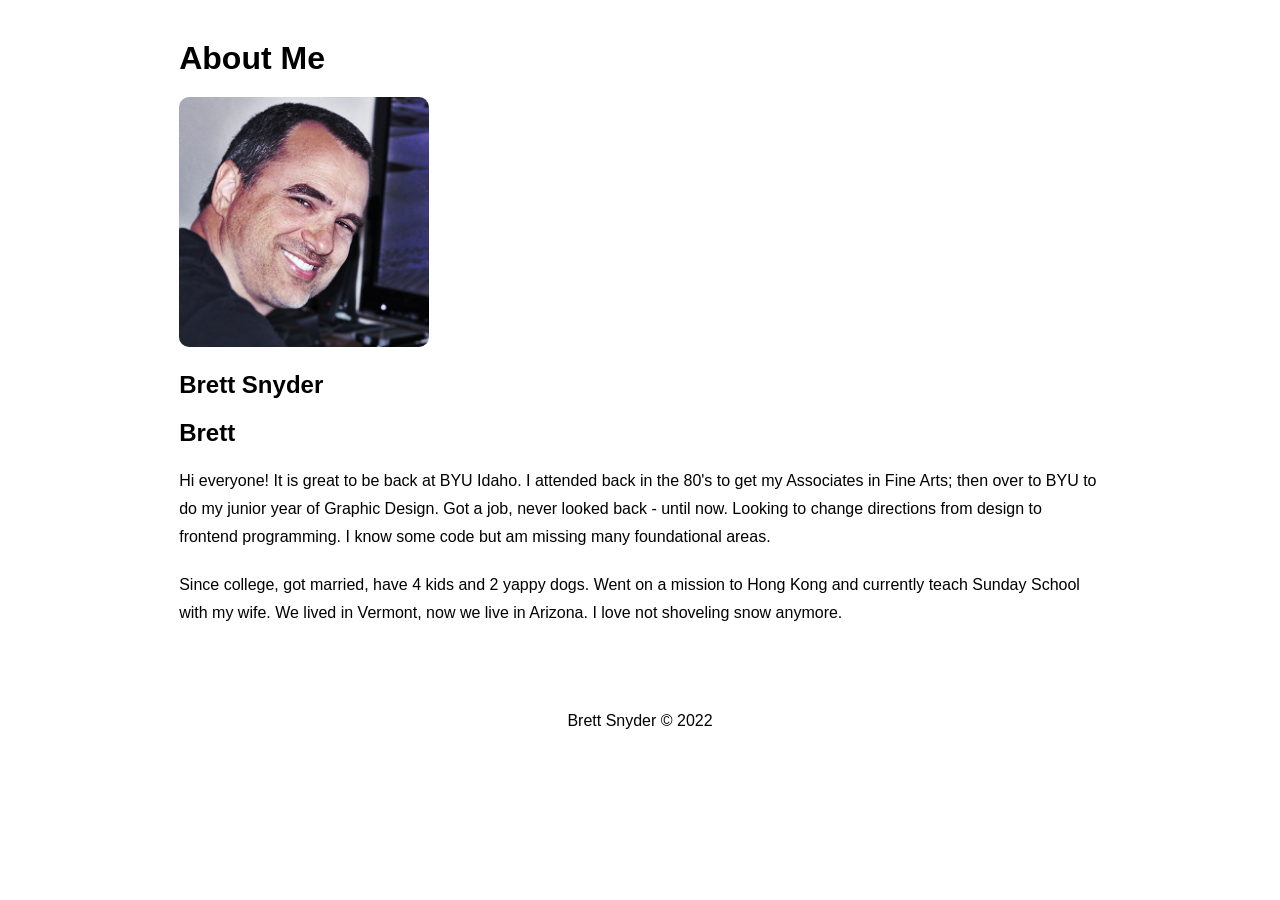
<file: aboutme/index.html>
<!DOCTYPE html>
<html>

<head>
  <meta name="viewport" content="width=device-width, initial-scale=1">
  <title>About Me</title>
  <link href="styles/styles.css" type="text/css" rel="stylesheet">
</head>

<body>
  <header>
    <!-- <div class="container">
      <div class="wrapper">
        <nav>
      <a href="#">Home</a>
      <a href="https://www.churchofjesuschrist.org">Church of Jesus Christ</a>
      <a href="https://www.churchofjesuschrist.org/temples">Temples</a>
      <a href="https://www.churchofjesuschrist.org/study/scriptures">Scriptures</a>
    </nav>
      </div>
    </div> -->
  </header>
  <main>
    <div class="container flex justify-center">
      <div class="container-lg my-lg px-md">
        <h1>About Me</h1>
        <img class="container max-w-xs rounded-md my-md" src="images/profile-brett.jpg" alt="Brett Snyder" />
        <h2>Brett Snyder</h2>
        <h2 class="my-md">Brett</h2>
        <div class="my-md text-base">
          <p class="my-md">
            Hi everyone! It is great to be back at BYU Idaho. I attended back in the 80's to get my Associates in Fine
            Arts; then over to BYU to do my junior year of Graphic Design. Got a job, never looked back - until now.
            Looking to
            change directions from design to frontend programming. I know some code but am missing many foundational
            areas.
          </p>
          <p class="my-md">
            Since college, got married, have 4 kids and 2 yappy dogs. Went on a mission to Hong Kong and currently teach
            Sunday School with my wife. We lived in Vermont, now we live in Arizona. I love not shoveling snow anymore.
          </p>
        </div>
      </div>
    </div>
  </main>
  <footer>
    <div class="container flex justify-center">
      <div class="container-lg my-md px-md text-base">
        <p>Brett Snyder &copy; 2022</p>
      </div>
    </div>
  </footer>
</body>

</html>
</file>
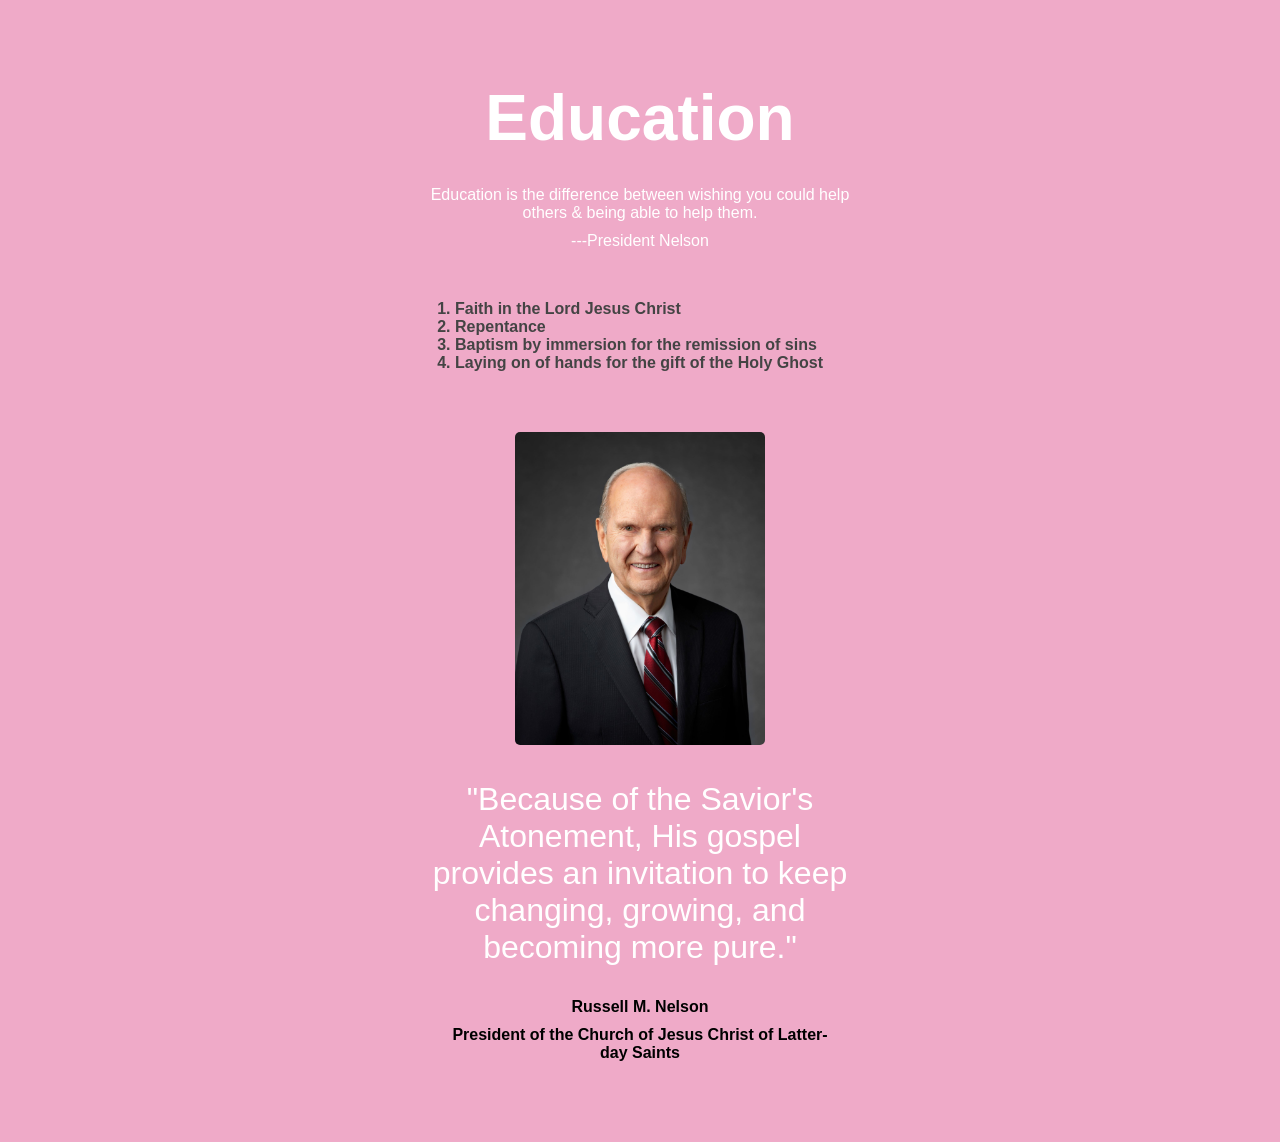
<file: challenge04-bretts/index.html>
<!DOCTYPE html>
<html>

<head>
  <meta charset="UTF-8">
  <meta http-equiv="X-UA-Compatible" content="IE=edge">
  <meta name="viewport" content="width=device-width, initial-scale=1.0">
  <title>WDD130 W04 Challenge</title>
  <link rel="stylesheet" href="styles/styles.css">
</head>

<body>
  <main class="main-wrapper">
    <section>
      <div>
        <h1 class="header-title">Education</h1>
      </div>
      <div class="top-quote">
        <p>Education is the difference between wishing you could help others & being able to help&nbsp;them.
          <span>---President
            Nelson</span>
        </p>
      </div>
      <div class="articles-list">
        <ol>
          <li>Faith in the Lord Jesus&nbsp;Christ</li>
          <li>Repentance</li>
          <li>Baptism by immersion for the remission of&nbsp;sins</li>
          <li>Laying on of hands for the gift of the Holy&nbsp;Ghost</li>
        </ol>
      </div>
    </section>
    <section>
      <div class="prophet-container">
        <img src="images/russell_nelson_official_portrait_2018.jpg" />
        <p class="bottom-quote">"Because of the Savior's Atonement, His gospel provides an invitation to keep changing,
          growing, and becoming
          more&nbsp;pure."
        <p>
        <p class="author">Russell M. Nelson
          <span>President of the Church of Jesus Christ of Latter-day&nbsp;Saints</span>
        </p>
      </div>
    </section>
  </main>
</body>

</html>
</file>
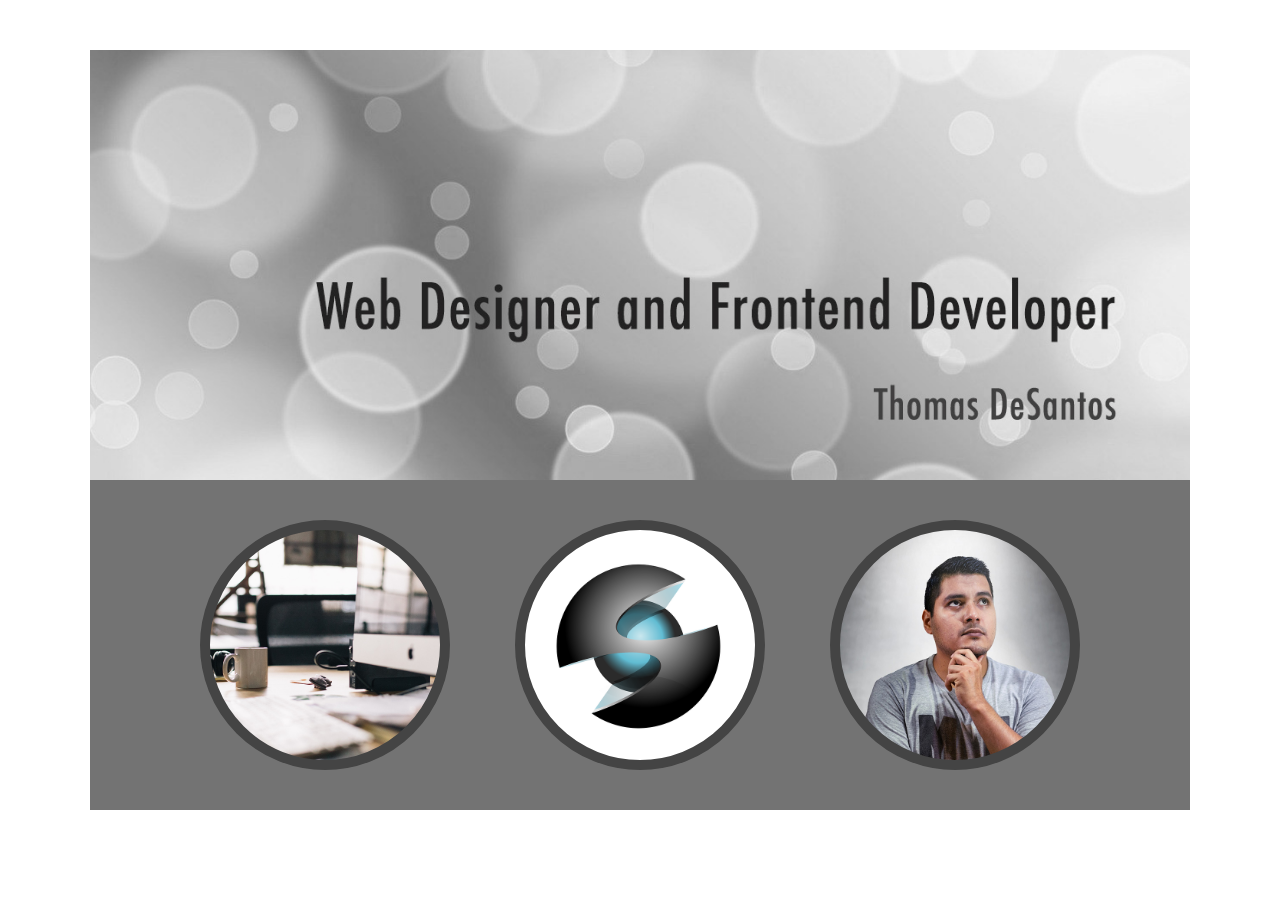
<file: challenge05-bretts/index.html>
<!DOCTYPE html>
<html lang="en">

<head>
  <meta charset="UTF-8">
  <meta http-equiv="X-UA-Compatible" content="IE=edge">
  <meta name="viewport" content="width=device-width, initial-scale=1.0">
  <title>WDD130 W04 Challenge</title>
  <link rel="stylesheet" href="styles/styles.css">
</head>

<body>

  <main class="main-container">
    <img src="images/w05_circles.jpg" class="hero-img" />
    <div class="circles-container">
      <div class="circles-wrapper">
        <div class="circle-img-container bkg-img-1"></div>
        <div class="circle-img-container bkg-img-2"></div>
        <div class="circle-img-container bkg-img-3"></div>
      </div>
    </div>
  </main>


</body>

</html>
</file>
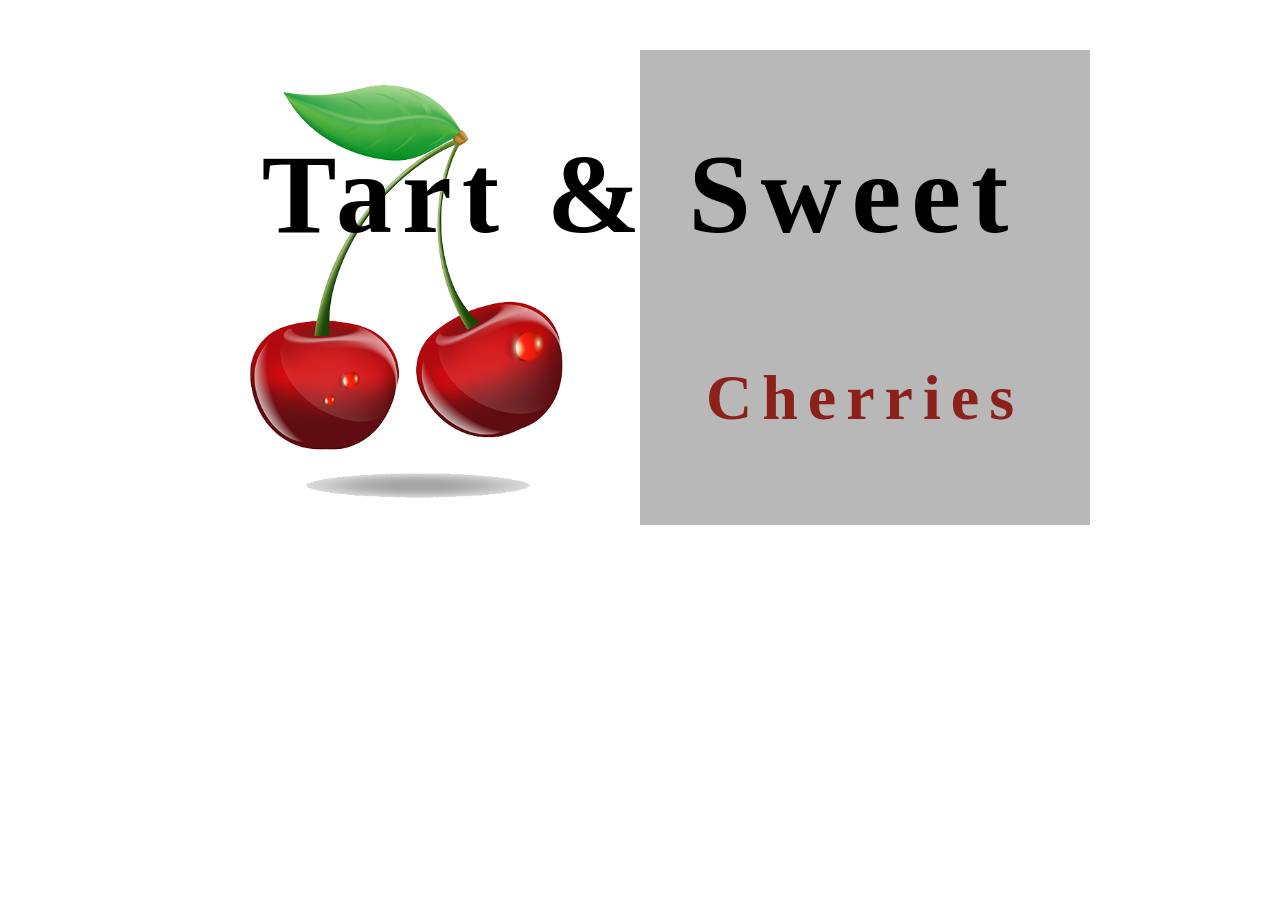
<file: challenge06-bretts/index.html>
<!DOCTYPE html>
<html lang="en">

<head>
  <meta charset="UTF-8">
  <meta http-equiv="X-UA-Compatible" content="IE=edge">
  <meta name="viewport" content="width=device-width, initial-scale=1.0">
  <title>WDD130 W06 Challenge</title>
  <link rel="stylesheet" href="styles/styles.css">
</head>

<body>

  <main class="main-container">
    <div class="grid-container">
      <h1>Tart & Sweet</h1>
      <div class="grid-child">
        <img src="images/w06_cherries.png" alt="" />
      </div>
      <div class="grid-child">
        <h2>Cherries</h2>
      </div>
    </div>
  </main>


</body>

</html>
</file>
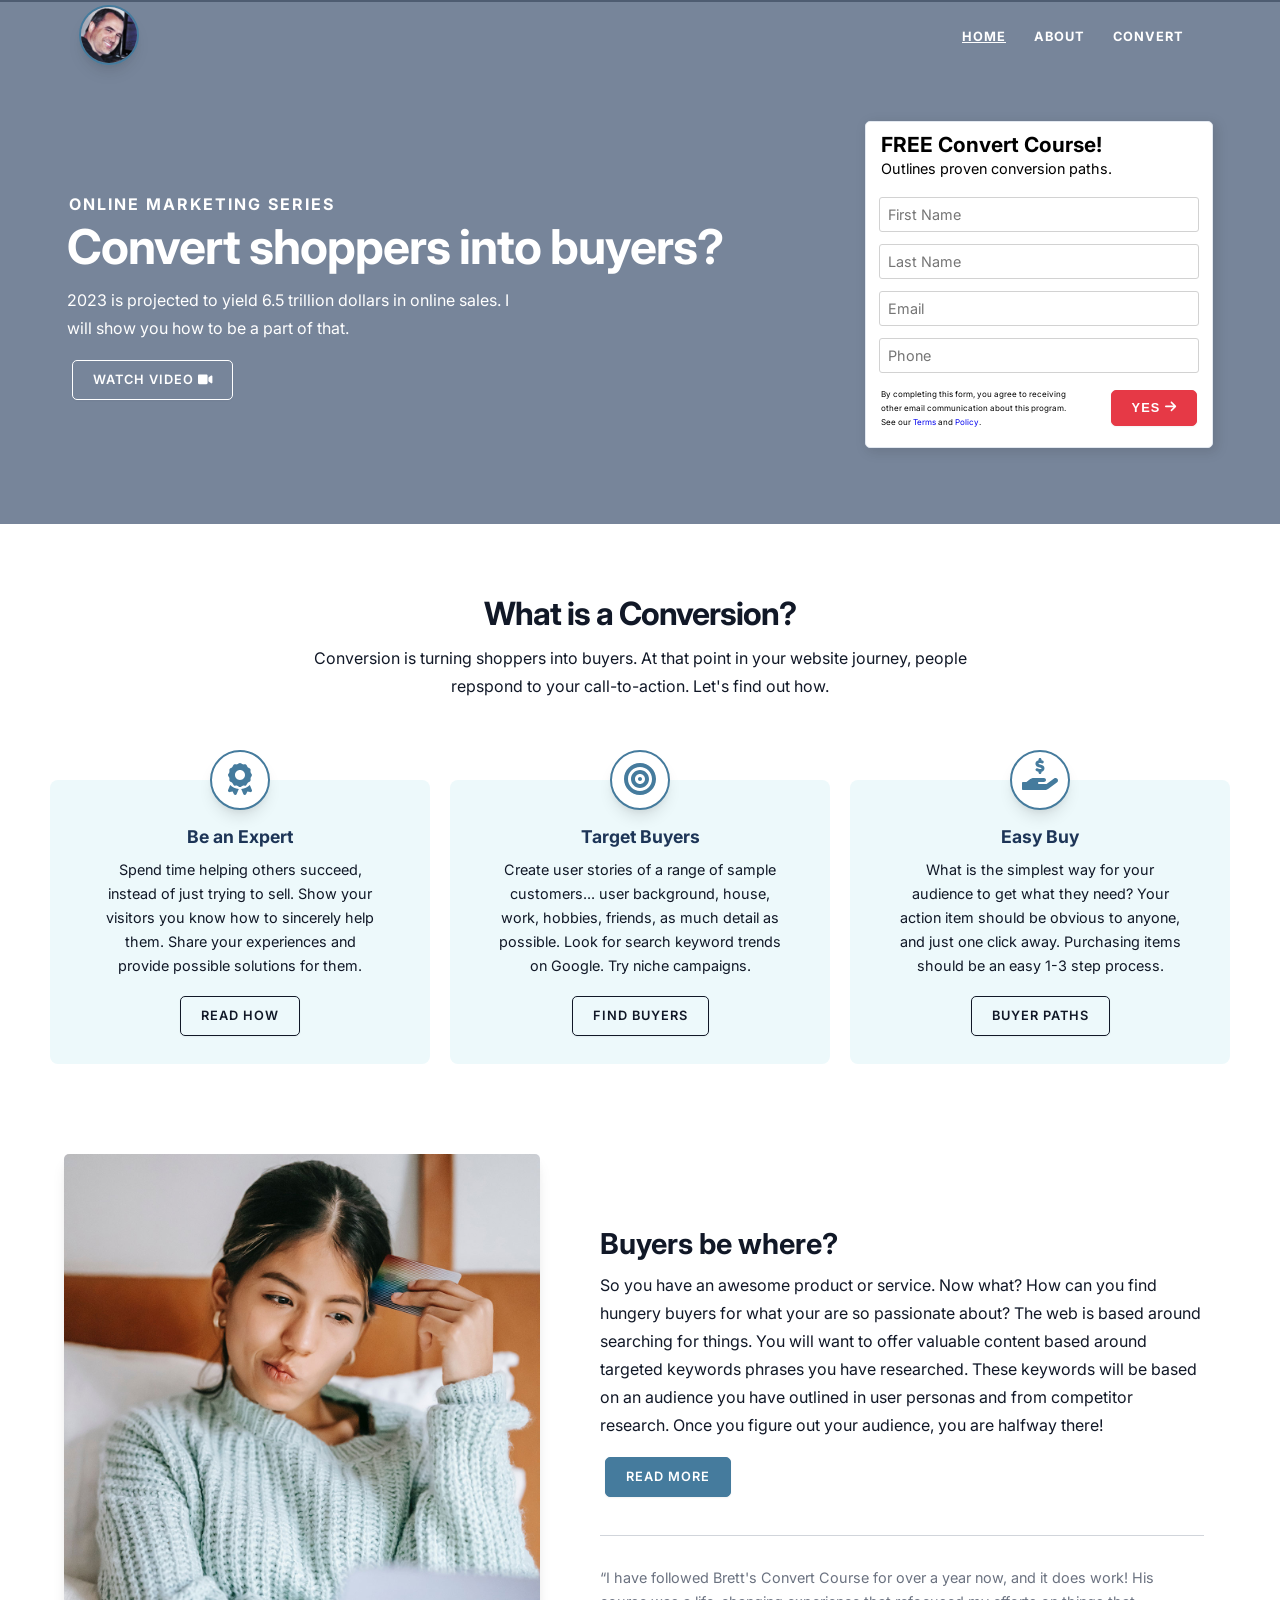
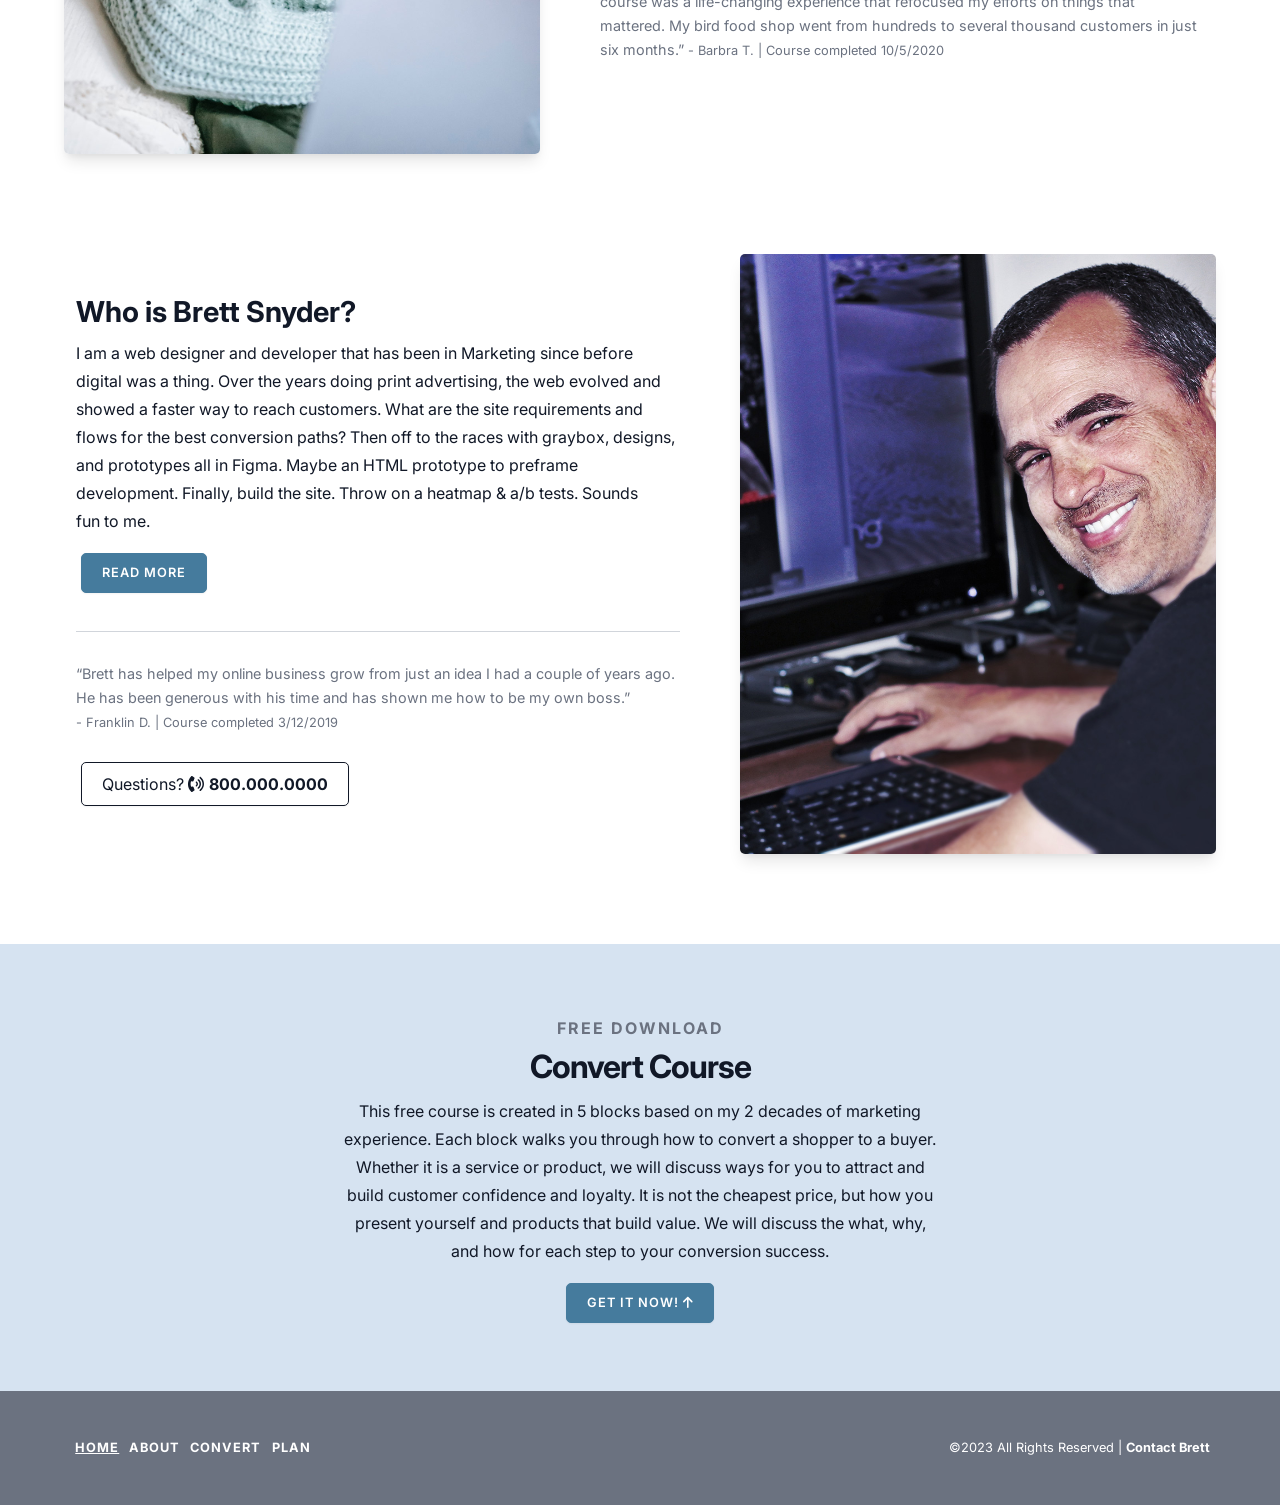
<file: convert/index.html>
<!DOCTYPE html>
<html lang="zxx">

<head>
  <meta charset="UTF-8">
  <meta http-equiv="X-UA-Compatible" content="IE=edge">
  <meta name="viewport" content="width=device-width, initial-scale=1.0">
  <title>Convert shoppers into buyers? | Brett Snyder</title>
  <meta name="description" content="Convert Shoppers into Buyers.">
  <meta name="keywords" content="convert shoppers, convert buyers">
  <meta name="author" content="Brett Snyder">
  <link rel="stylesheet" href="styles/styles.css">
  <!-- IMPORT FONTAWESOME (https://fontawesome.com/search) -->
  <script src="js/fontawesome/all.min.js"></script>
</head>

<!-- HERO -->

<header>
  <div class="hero-block-container">

    <div class="hero-block-video-background">
      <div class="hero-block-video-foreground">
        <iframe width="0" height="0"
          src="https://www.youtube.com/embed/Z_dAdNO2Zzc?loop=1&autoplay=1&mute=1&playlist=Z_dAdNO2Zzc"
          allow="autoplay;" allowfullscreen></iframe>
      </div>
    </div>

    <div class="hero-block-overlay">
      <div class="home-hero hero-block-wrapper">

        <div class="hero-block-nav-container">

          <div class="hero-block-logo-container"><a href="index.html"><img class="shadow-lg" src="images/logo.jpg"
                alt="Logo" title="Brett Snyder"></a>
          </div>

          <nav class="nav-links text-nowrap">
            <a href="index.html" class="hero-block-nav-link button-text text-white text-link nav-active">Home</a>
            <a href="about.html" class="hero-block-nav-link button-text text-white text-link">About</a>
            <a href="convert.html" class="hero-block-nav-link button-text text-white text-link">Convert</a>
          </nav>

        </div>

        <div class="hero-block-content-wrapper">

          <div class="hero-block-left-container">

            <div class="hero-block-content">

              <div class="eyebrow text-white">Online Marketing Series</div>

              <div class="title-3xl text-white">Convert shoppers into&nbsp;buyers?</div>

              <div class="hero-subtitle text-normal text-white mb-md">2023 is projected to yield 6.5
                trillion dollars in online
                sales.
                I will show you how to be a part&nbsp;of&nbsp;that.
              </div>

              <div class="buttonset-container">
                <div class="button-container"><a id="modalBtn" href="#"
                    class="button button-lg button-text text-white border-white transparent-light-bkg">Watch Video
                    <span><i class="fa-solid fa-video"></i></span>
                  </a>
                </div>
              </div>

            </div>

          </div>

          <div id="topform" class="hero-block-right-container">

            <!-- LEAD FORM IN CARD -->

            <div class="lead-form-container">
              <div class="lead-form-card">

                <!-- LEAD FORM ONLY -->

                <form class="lead-form-width" method="post" action="#">
                  <div class="form-inner">

                    <h3 class="ml-sm">FREE Convert Course!</h3>
                    <p class="text-sm mb-md ml-sm">Outlines proven conversion paths.</p>

                    <div class="ml-sm" style="display: none;">Oops! Something went wrong - try again.
                    </div>

                    <div class="home-form two-col-form">
                      <div class="lead-form-input-container">
                        <input type="text" id="fname" name="fname" placeholder="First Name" required="">
                      </div>
                      <div class="lead-form-input-container">
                        <input type="text" id="lname" name="lname" placeholder="Last Name" required="">
                      </div>
                    </div>
                    <div class="home-form two-col-form">
                      <div class="lead-form-input-container">
                        <input type="email" id="email" name="Email" placeholder="Email" required="">
                      </div>
                      <div class="lead-form-input-container">
                        <input type="tel" id="phone" maxlength="20" name="phone" placeholder="Phone" required="">
                      </div>
                    </div>

                    <div class="lead-form-footer">

                      <div class="lead-form-terms text-caption">By
                        completing this form, you agree to receiving other email communication about this
                        program. See our <a href="#" target="terms" class="text-caption">Terms</a>
                        and&nbsp;<a href="#" target="terms" class="text-caption">Policy</a>.
                      </div>

                      <div class="lead-form-submit-btn-container">
                        <button
                          class="lead-form-submit-btn button form-button-lg button-text text-white border-accent2 accent2-bkg"
                          type="submit">YES<span class="ml-sm"><i class="fa-solid fa-arrow-right"></i></span></button>
                      </div>

                    </div>

                  </div>
                </form>

              </div>
            </div>

          </div>

        </div>

      </div>
    </div>
  </div>
</header>

<main>

  <!-- CENTERED -->

  <div id="btn1" class="centered-block-container">
    <div class="centered-block-overlay">
      <div class="centered-block-wrapper">

        <div class="centered-block-content">

          <div class="title-lg text-darkgray text-center">What is a Conversion?</div>

          <div class="text-normal text-darkgray mb-md text-center">Conversion is turning shoppers into buyers. At that
            point in your website journey, people repspond to your call-to-action. Let's find out&nbsp;how.
          </div>

        </div>

      </div>
    </div>
  </div>

  <!-- BENEFITS -->

  <div class="benefits-block-container">
    <div class="benefits-block-overlay">
      <div class="benefits-block-wrapper">

        <div class="benefits-block-content">

          <div class="benefits-block-row">

            <div class="benefits-block-item-container">

              <div class="benefits-block-item-info">

                <div class="benefits-block-image-container shadow-lg benefits-block-image-1">
                  <div class="title-lg pb-0 text-primary"><i class="fa-solid fa-award"></i></div>
                </div>
                <p class="text-center mb-md">
                  <span class="title-xs text-darkprimary">Be an Expert</span>
                </p>
                <p class="text-center text-sm text-darkgray mb-md">
                  Spend time helping others succeed, instead of just trying to sell. Show your visitors you know how to
                  sincerely help them. Share your experiences and provide possible solutions for&nbsp;them.
                </p>

              </div>

              <div class="buttonset-container center-justify">
                <div class="button-container"><a href="convert.html#expert"
                    class="button button-lg button-text text-darkgray border-darkgray transparent-dark-bkg">Read How
                    <span><i></i></span>
                  </a>
                </div>
              </div>

            </div>

            <div class="benefits-block-item-container">

              <div class="benefits-block-item-info">

                <div class="benefits-block-image-container shadow-lg benefits-block-image-1">
                  <div class="title-lg pb-0 text-primary"><i class="fa-solid fa-bullseye"></i></div>
                </div>
                <p class="text-center mb-md">
                  <span class="title-xs text-darkprimary">Target Buyers</span>
                </p>
                <p class="text-center text-sm text-darkgray mb-md">
                  Create user stories of a range of sample customers... user background, house, work, hobbies, friends,
                  as much detail as possible. Look for search keyword trends on Google. Try niche campaigns.
                </p>

              </div>

              <div class="buttonset-container center-justify">
                <div class="button-container"><a href="convert.html#hungry"
                    class="button button-lg button-text text-darkgray border-darkgray transparent-dark-bkg">Find
                    Buyers
                    <span><i></i></span>
                  </a>
                </div>
              </div>

            </div>

            <div class="benefits-block-item-container">

              <div class="benefits-block-item-info">

                <div class="benefits-block-image-container shadow-lg benefits-block-image-1">
                  <div class="title-lg text-primary"><i class="fa-solid fa-hand-holding-dollar"></i>
                  </div>
                </div>
                <p class="text-center mb-md">
                  <span class="title-xs text-darkprimary">Easy Buy</span>
                </p>
                <p class="text-center text-sm text-darkgray mb-md">
                  What is the simplest way for your audience to get what they need? Your action item should be obvious
                  to anyone, and just one click away. Purchasing items should be an easy 1-3 step&nbsp;process.
                </p>

              </div>

              <div class="buttonset-container center-justify">
                <div class="button-container"><a href="convert.html#easy"
                    class="button button-lg button-text text-darkgray border-darkgray transparent-dark-bkg">Buyer
                    Paths
                    <span><i></i></span>
                  </a>
                </div>
              </div>

            </div>

          </div>

        </div>

      </div>
    </div>
  </div>

  <!-- INFORIGHT -->

  <div class="inforight-block-container">
    <div class="inforight-block-overlay">
      <div class="inforight-block-wrapper">

        <div class="inforight-block-content-wrapper">

          <div class="inforight-block-left-container">

            <div class="inforight-block-left-content">
              <div class="inforight-block-image-1 inset-image shadow-lg"></div>
            </div>

          </div>

          <div class="inforight-block-right-container">

            <div class="inforight-block-content">

              <div class="title-md text-darkgray">Buyers be where?</div>

              <div class="text-normal text-darkgray mb-md">
                So you have an awesome product or service. Now what? How can you find hungery buyers for what your are
                so passionate about? The web is based around searching for things. You
                will want to offer valuable content based around targeted keywords phrases you have researched. These
                keywords
                will be based on an audience you have outlined in user personas and from competitor research. Once you
                figure out your audience, you are halfway&nbsp;there!
              </div>

              <div class="buttonset-container">
                <div class="button-container"><a href="convert.html#btn1"
                    class="button button-lg button-text text-white border-primary primary-bkg">Read More
                    <span><i></i></span>
                  </a>
                </div>
              </div>

              <hr class="hr-light">

              <div class="text-sm text-gray mb-lg">“I have followed Brett's Convert Course for over a year now, and it
                does work! His course was a life-changing experience that refocused my efforts on things that mattered.
                My bird food shop went from hundreds to several thousand customers in just six&nbsp;months.”
                <span class="text-xs text-nowrap">
                  - Barbra T. | Course completed 10/5/2020
                </span>
              </div>

            </div>

          </div>

        </div>

      </div>
    </div>
  </div>

  <!-- INFOLEFT -->

  <div class="infoleft-block-container">
    <div class="infoleft-block-overlay">
      <div class="infoleft-block-wrapper mb-xl">

        <div class="infoleft-block-content-wrapper">

          <div class="infoleft-block-left-container">

            <div class="infoleft-block-content">

              <div class="title-md text-darkgray">Who is Brett Snyder?</div>

              <div class="text-normal text-darkgray mb-md">I am a web designer and developer that has been in Marketing
                since before digital was a thing. Over the years doing print advertising, the web evolved and showed a
                faster way to reach customers. What are the site requirements and flows for the best conversion paths?
                Then
                off to the races with graybox, designs, and prototypes all in Figma. Maybe
                an HTML prototype to preframe development. Finally, build the site.
                Throw on a heatmap &amp; a/b tests. Sounds fun&nbsp;to&nbsp;me.
              </div>

              <div class="buttonset-container">
                <div class="button-container"><a href="about.html#btn1"
                    class="button button-lg button-text text-white border-primary primary-bkg">Read More
                    <span><i></i></span>
                  </a>
                </div>
              </div>

              <hr class="hr-light">

              <div class="text-sm text-gray mb-lg">“Brett has helped my online business grow from just an idea I had a
                couple of
                years ago. He has been generous with his time and has shown me how to be my own&nbsp;boss.”
                <span class="text-xs text-nowrap">
                  - Franklin D. | Course completed 3/12/2019
                </span>
              </div>

              <div class="phone-container"><a href="tel:+18000000000"
                  class="button button-lg text-normal text-darkgray border-darkgray transparent-dark-bkg">Questions?
                  <span class="mr-sm text-nowrap"><i
                      class="fa-solid fa-phone-volume"></i></span><strong>800.000.0000</strong>
                </a>
              </div>

            </div>

          </div>

          <div class="infoleft-block-right-container">

            <div class="infoleft-block-right-content">
              <div class="infoleft-block-image-1 inset-image shadow-lg"></div>
            </div>

          </div>

        </div>

      </div>
    </div>
  </div>

  <!-- CTA -->

  <div class="cta-block-container">
    <div class="cta-block-overlay">
      <div class="cta-block-wrapper">

        <div class="cta-block-content">

          <div class="eyebrow text-gray text-center mb-sm">Free Download</div>

          <div class="title-lg text-darkgray text-center">Convert Course</div>

          <div class="text-normal text-darkgray mb-md text-center">This free course is created in 5 blocks based on my 2
            decades of marketing experience. Each block walks you through how to convert a shopper to a buyer. Whether
            it is a service or product, we will discuss ways for you to attract and build customer confidence and
            loyalty. It is not the cheapest price, but how you present yourself and products that build value. We will
            discuss the what, why, and how for each step to your conversion&nbsp;success.
          </div>

          <div class="buttonset-container center-justify">
            <div class="button-container"><a href="#topform"
                class="button button-lg button-text text-white border-primary primary-bkg">Get It Now!
                <span><i class="fa-solid fa-arrow-up"></i></span>
              </a>
            </div>
          </div>

        </div>

      </div>
    </div>
  </div>

</main>

<!-- Footer -->

<footer>
  <div class="infobar-block-container">
    <div class="infobar-block-overlay">
      <div class="infobar-block-wrapper">

        <div class="infobar-block-content">


          <div class="footer-links-container nav-links text-xs text-center text-white text-nowrap">
            <div class="footer-link-set">
              <a href="index.html" class="hero-block-nav-link button-text text-white text-link nav-active">Home</a>
              <a href="about.html" class="hero-block-nav-link button-text text-white text-link">About</a>
            </div>
            <div class="footer-link-set">
              <a href="convert.html" class="hero-block-nav-link button-text text-white text-link">Convert</a>
              <a href="site-plan.html" target="plan"
                class="hero-block-nav-link button-text text-white text-link">Plan</a>
            </div>
          </div>

          <div class="text-xs text-center text-white text-nowrap">©2023 All Rights Reserved | <a
              href="mailto:test@test.com" class="text-white text-link">Contact Brett</a>
          </div>


        </div>

      </div>
    </div>
  </div>
</footer>

<!-- FIXED BUTTON -->

<div id="btn2" class="button-container"><a href="tel:+18000000000"
    class="button button-lg button-text text-white border-primary primary-bkg"><i
      class="mr-sm fa-solid fa-phone-volume"></i><strong>800.000.0000</strong>
  </a>
</div>
<script src="js/fixedButton.js"></script>

<!-- MODAL LAST -->

<div id="myModal" class="modal">

  <!-- Modal content -->

  <div class="modal-content shadow-lg">
    <div class="iframe-container">
      <iframe class="iframe-sizing" src="https://www.youtube.com/embed/dQw4w9WgXcQ?rel=0&showinfo=0"
        allow="accelerometer; autoplay; clipboard-write; encrypted-media; gyroscope; picture-in-picture"
        allowfullscreen=""></iframe>
    </div>
    <span class="close">&times;</span>
  </div>
</div>
<script src="js/modal.js"></script>


</body>

</html>
</file>
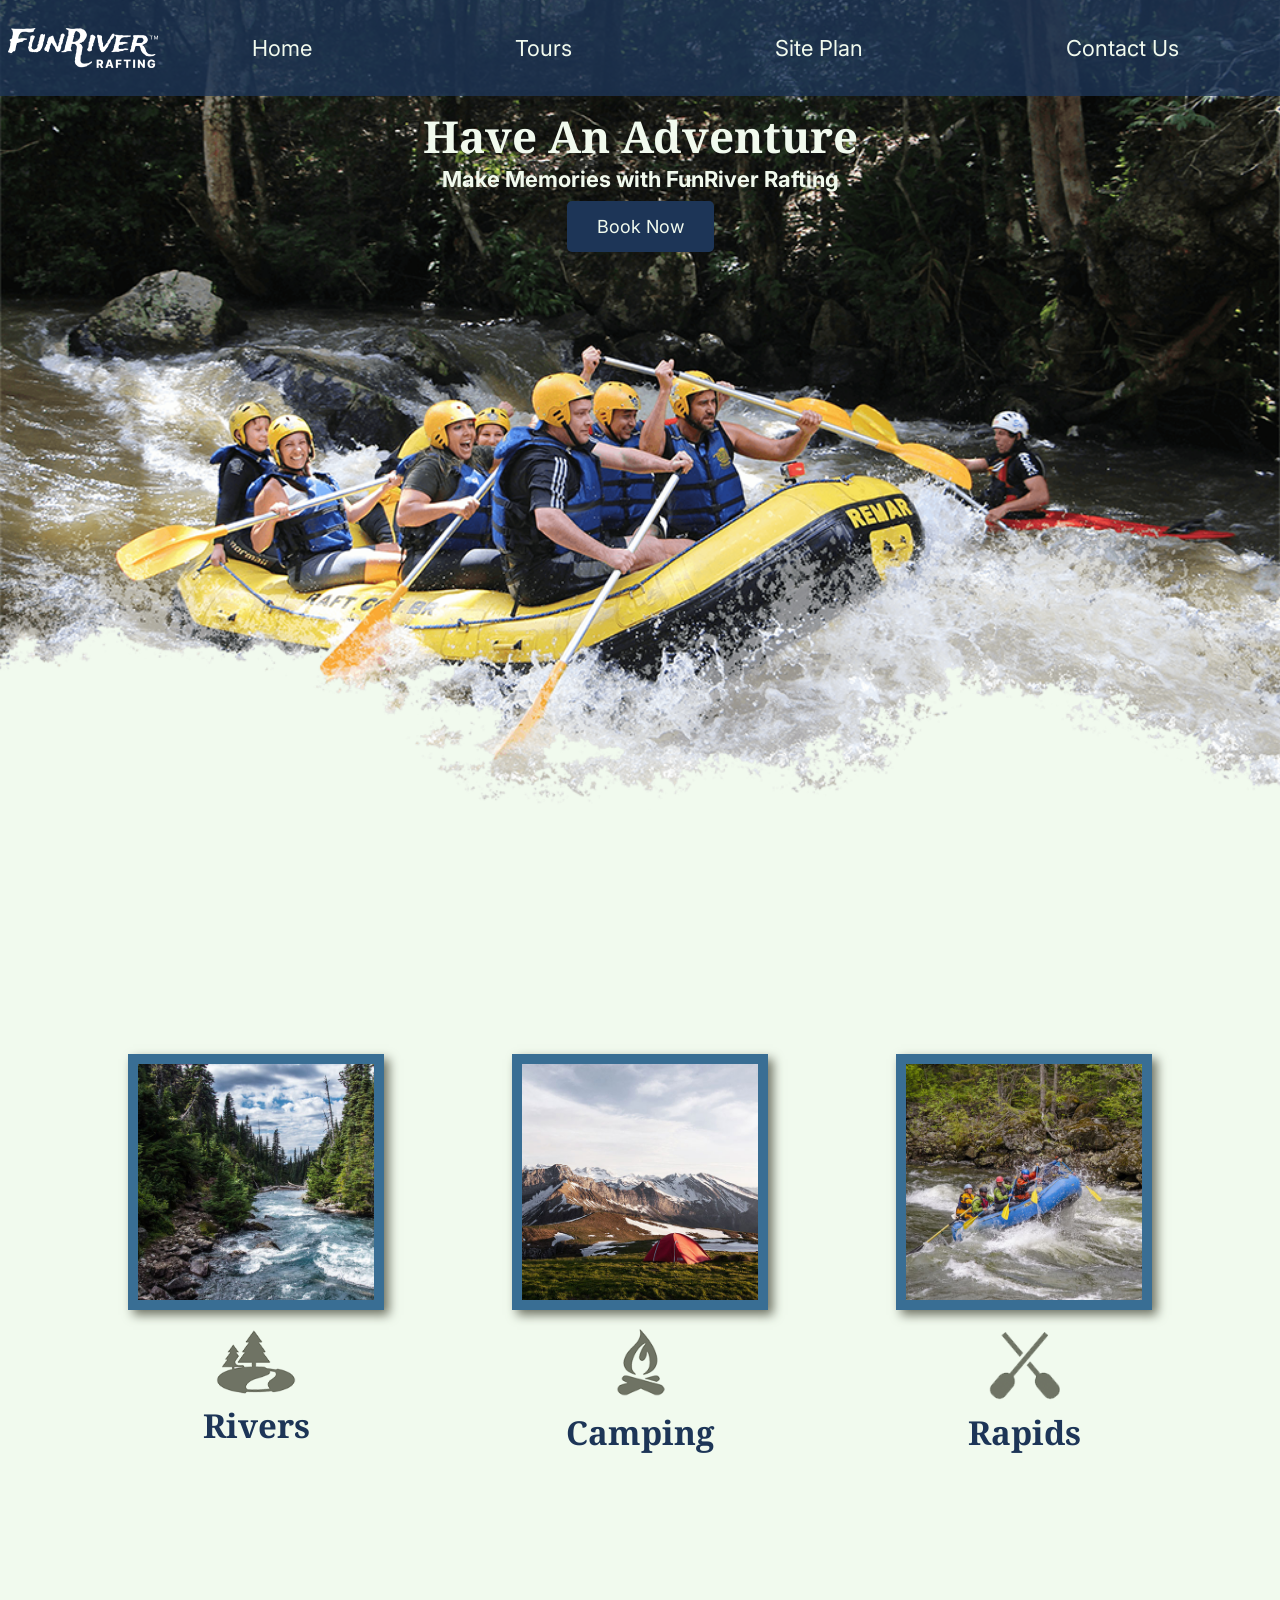
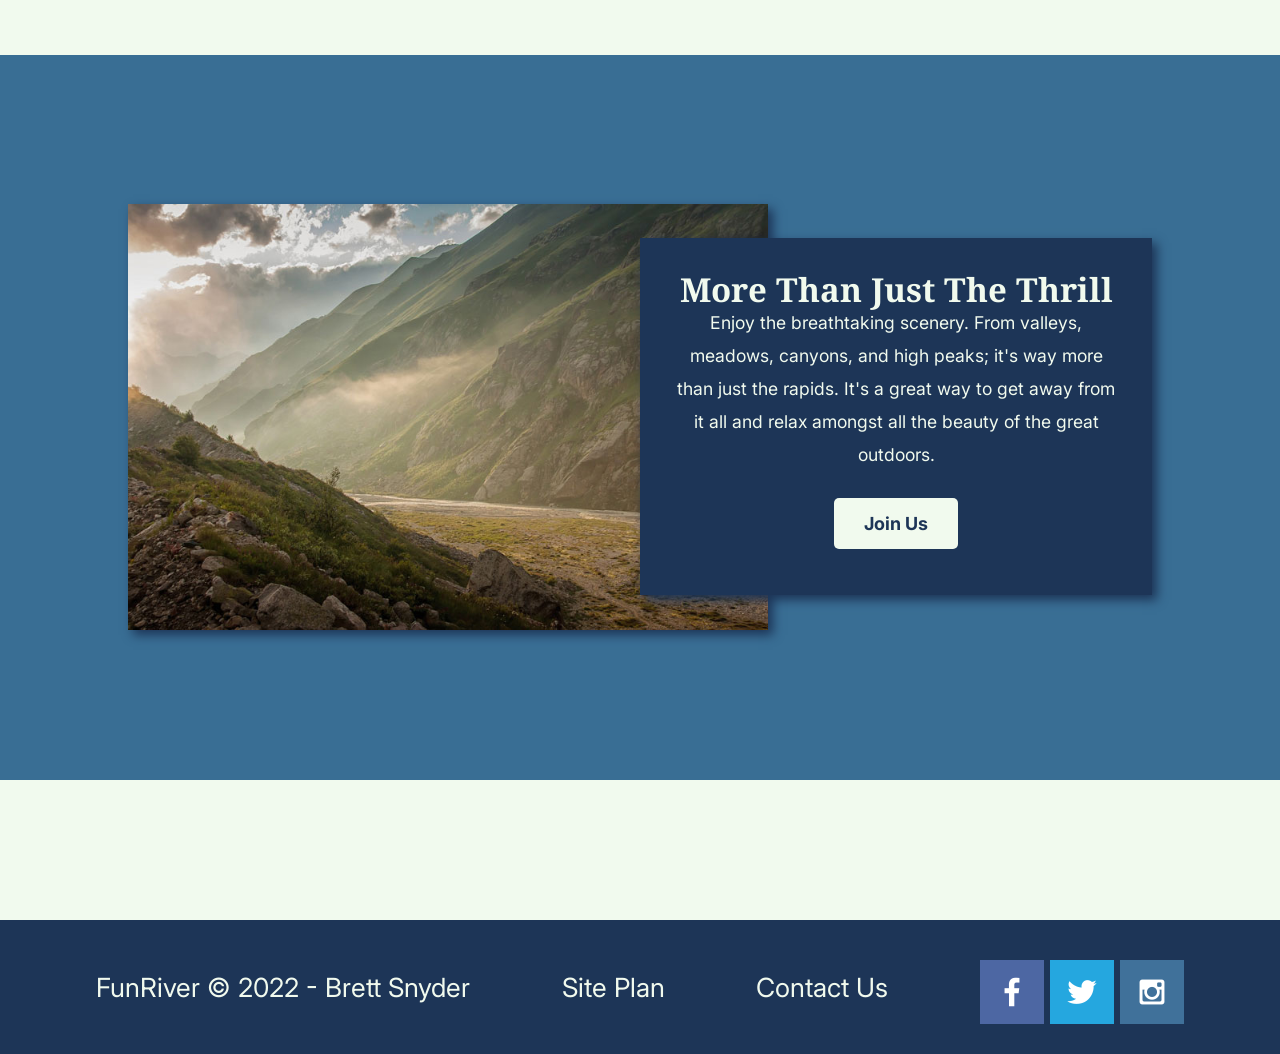
<file: wwr/index.html>
<!DOCTYPE html>
<html lang="en">

<head>
  <meta charset="UTF-8">
  <meta http-equiv="X-UA-Compatible" content="IE=edge">
  <meta name="viewport" content="width=device-width, initial-scale=1.0">
  <title>FunRiver Rafting Vacations | Rafting Tours | Home</title>
  <link rel="stylesheet" href="styles/style.css">
</head>

<body>
  <div id="content">
    <header>
      <a id="logo_link" href="index.html">
        <img class="logo" src="images/funriver-logo-rev.png" alt="FunRiver Logo">
      </a>
      <nav>
        <a href="index.html">Home</a>
        <a href="tours.html">Tours</a>
        <a href="site-plan-rafting.html">Site Plan</a>
        <a href="contactus.html">Contact
          Us</a>
      </nav>
    </header>
    <div id="hero">
      <div id="hero-box">
        <img id="hero-img" src="images/hero.png" alt="People enjoying white water rafting">
      </div>
      <section id="hero-msg">
        <h1 class="home-title">Have An Adventure</h1>
        <h4>Make Memories with FunRiver Rafting</h4>
        <div class='button-box'>
          <a class='book' href="rates.html">Book Now</a>
        </div>
      </section>
    </div>
    <main class="home-grid">
      <section class="rivers-card">
        <img class="card-img" src="images/rivers.jpg" alt="river in forest">
        <img class="icon" src="images/river_icon.png" alt="river icon">
        <h2>Rivers</h2>
      </section>
      <section class="camping-card">
        <img class="card-img" src="images/camping.jpg" alt="tent in mountains">
        <img class="icon" src="images/fire_icon.png" alt="fire icon">
        <h2>Camping</h2>
      </section>
      <section class="rapids-card">
        <img class="card-img" src="images/rapids.jpg" alt="rafting boat">
        <img class="icon" src="images/oars.png" alt="oars icon">
        <h2>Rapids</h2>
      </section>
      <div id="background"></div>
      <img class="mountains" src="images/mountains.jpg" alt="Misty mountains">
      <section class="msg">
        <h2>More Than Just The Thrill</h2>
        <p>Enjoy the breathtaking scenery. From valleys, meadows, canyons, and high peaks; it's way more than just the
          rapids. It's a great way to get away from it all and relax amongst all the beauty of the great outdoors. </p>
        <div class="button-box"><a class='join-rev' href="tours.html">Join Us</a></div>
      </section>
    </main>
    <footer>
      <p>FunRiver &copy; 2022 - Brett Snyder</p>
      <p><a href="site-plan-rafting.html">Site Plan</a></p>
      <p><a href="contactus.html">Contact
          Us</a></p>
      <div class="social">
        <a href="https://facebook.com" target="_blank">
          <img src="images/facebook.png" alt="fb icon">
        </a>
        <a href="https://twitter.com" target="_blank">
          <img src="images/twitter.png" alt="twitter icon">
        </a>
        <a href="https://instagram.com" target="_blank">
          <img src="images/instagram.png" alt="instagram icon">
        </a>
      </div>
    </footer>
  </div>
</body>

</html>
</file>
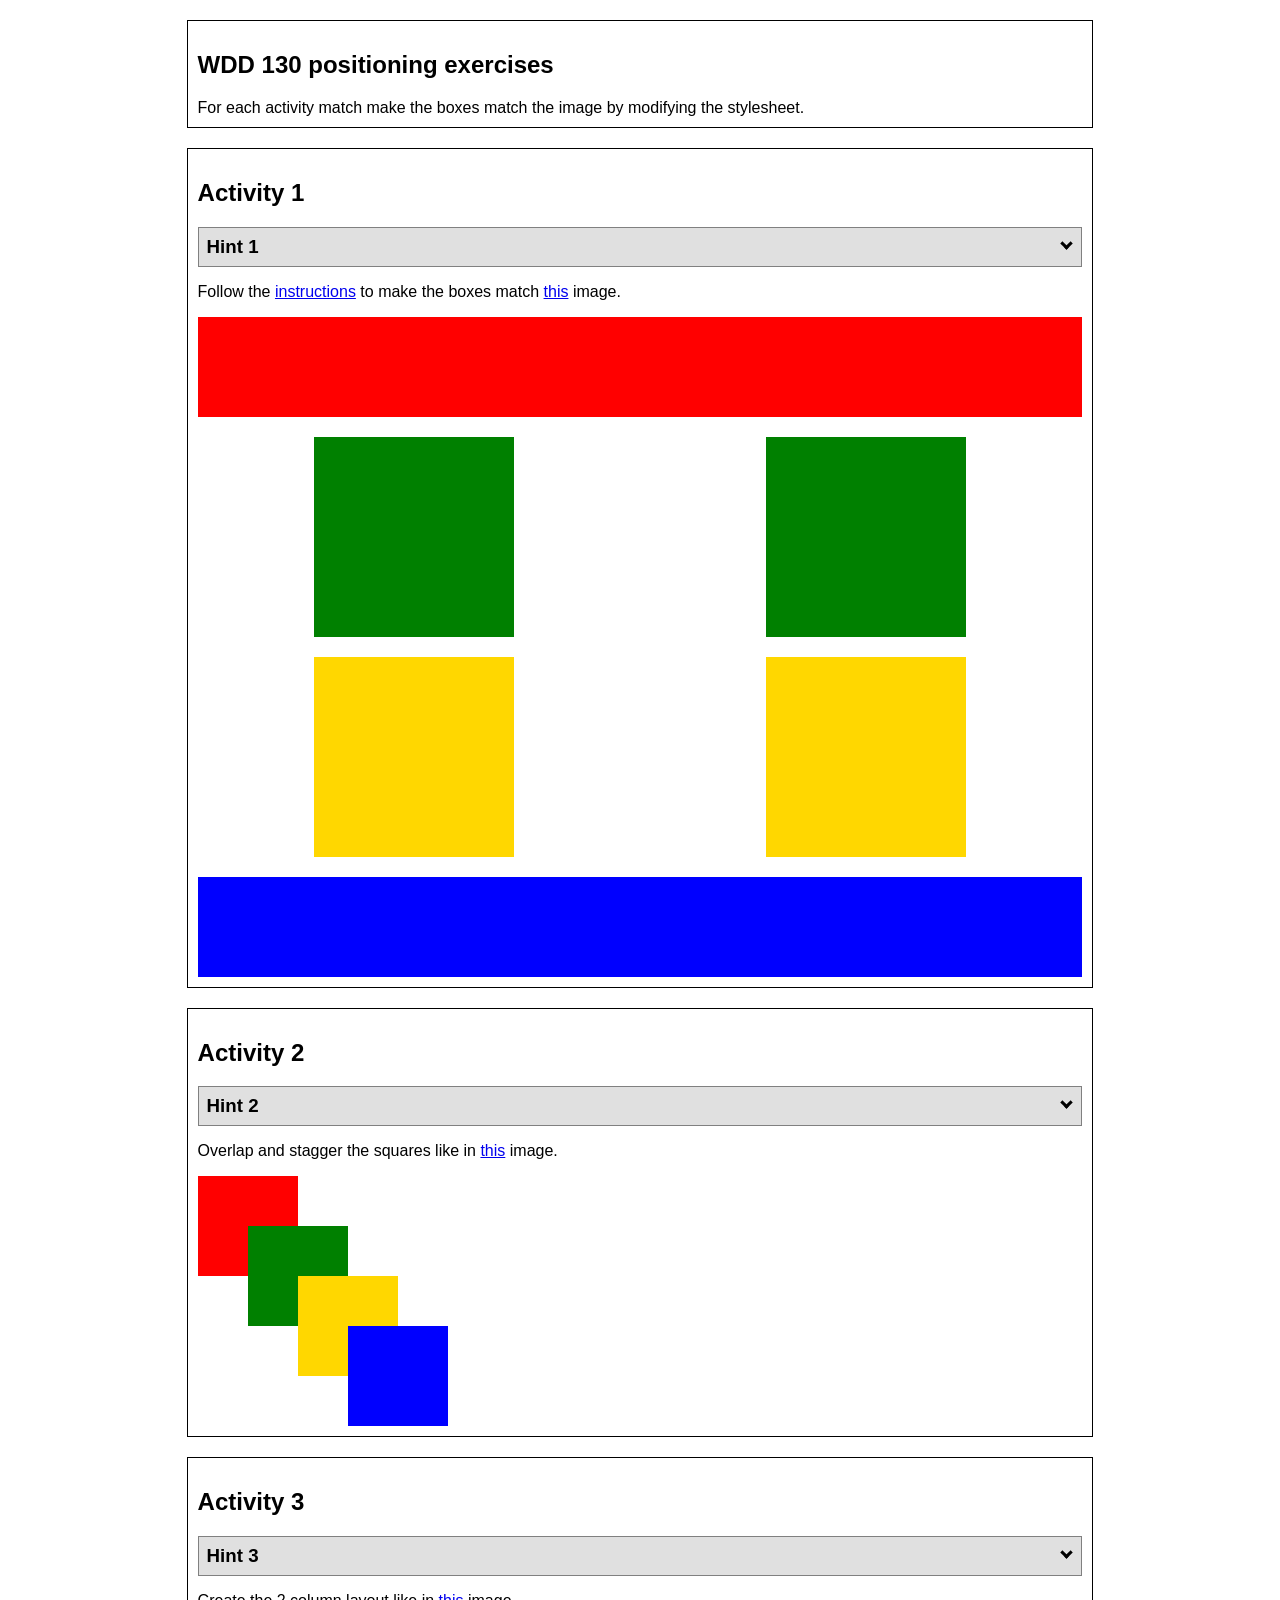
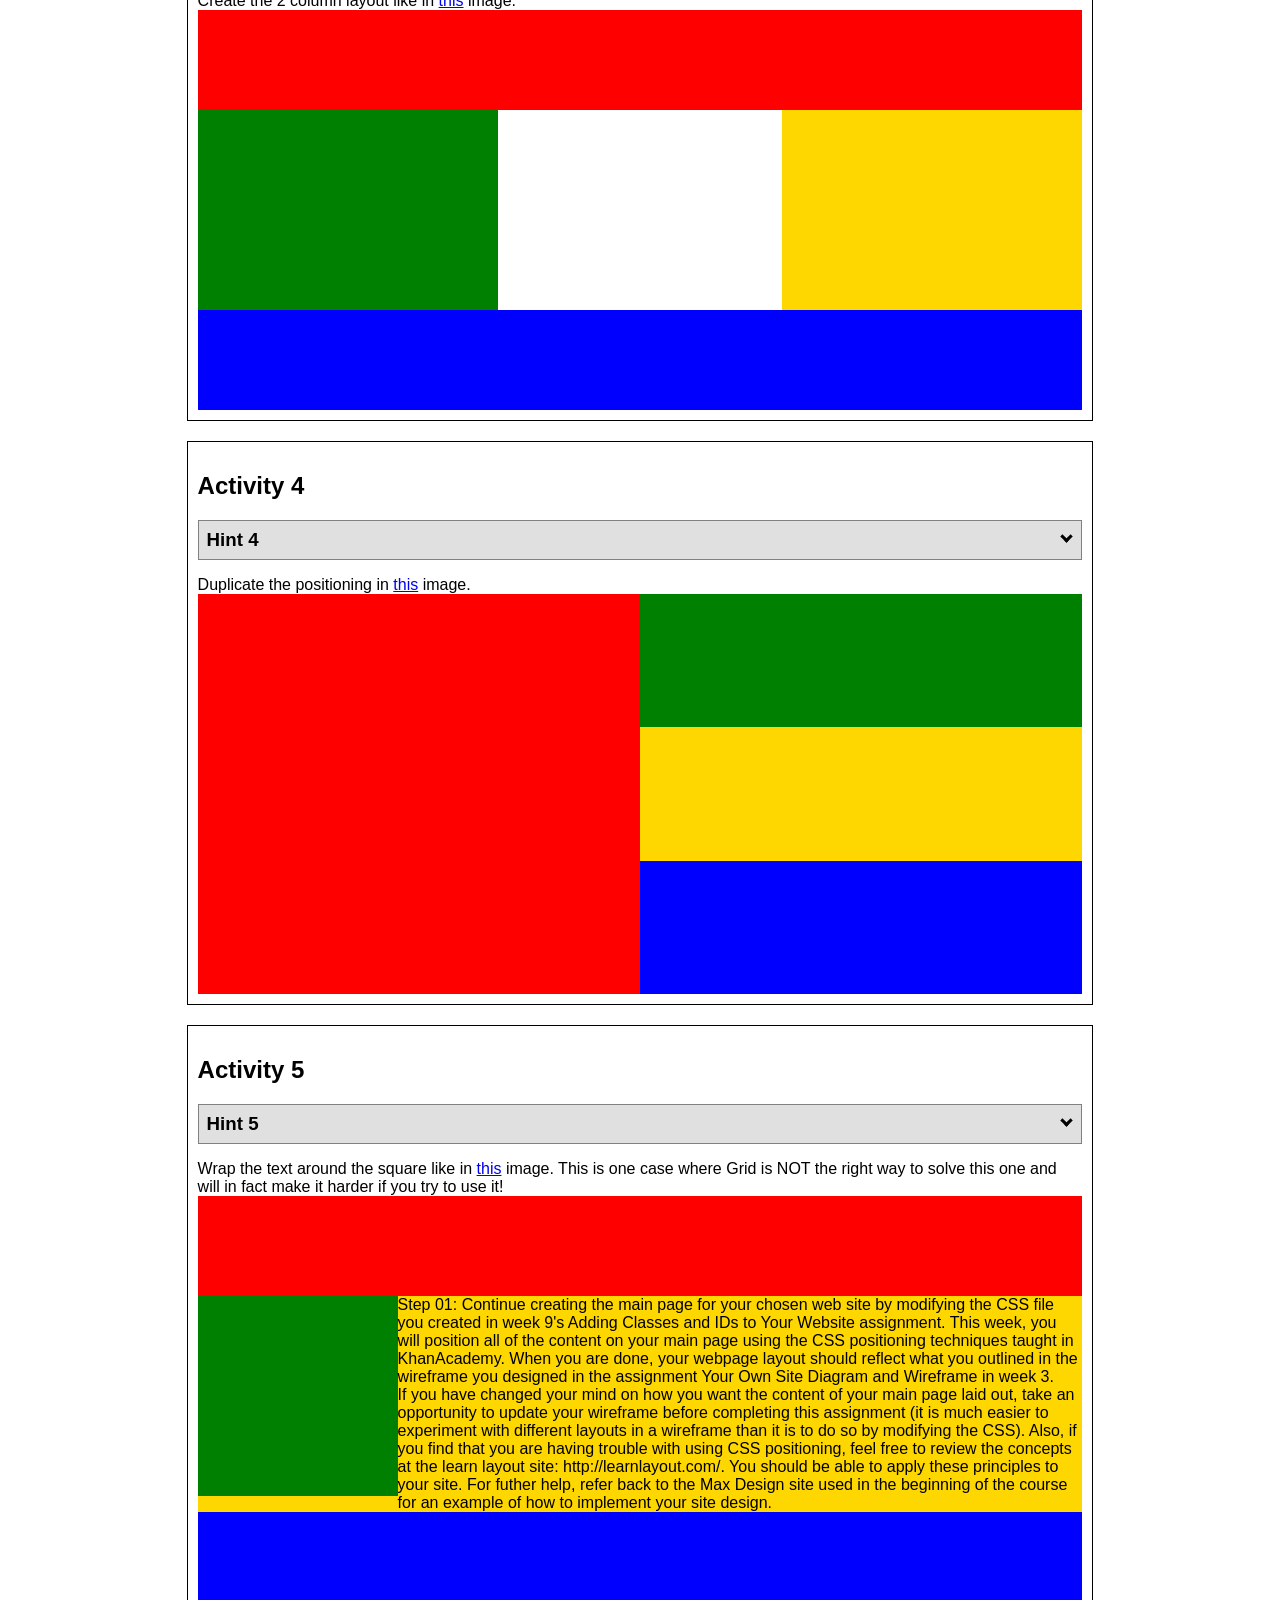
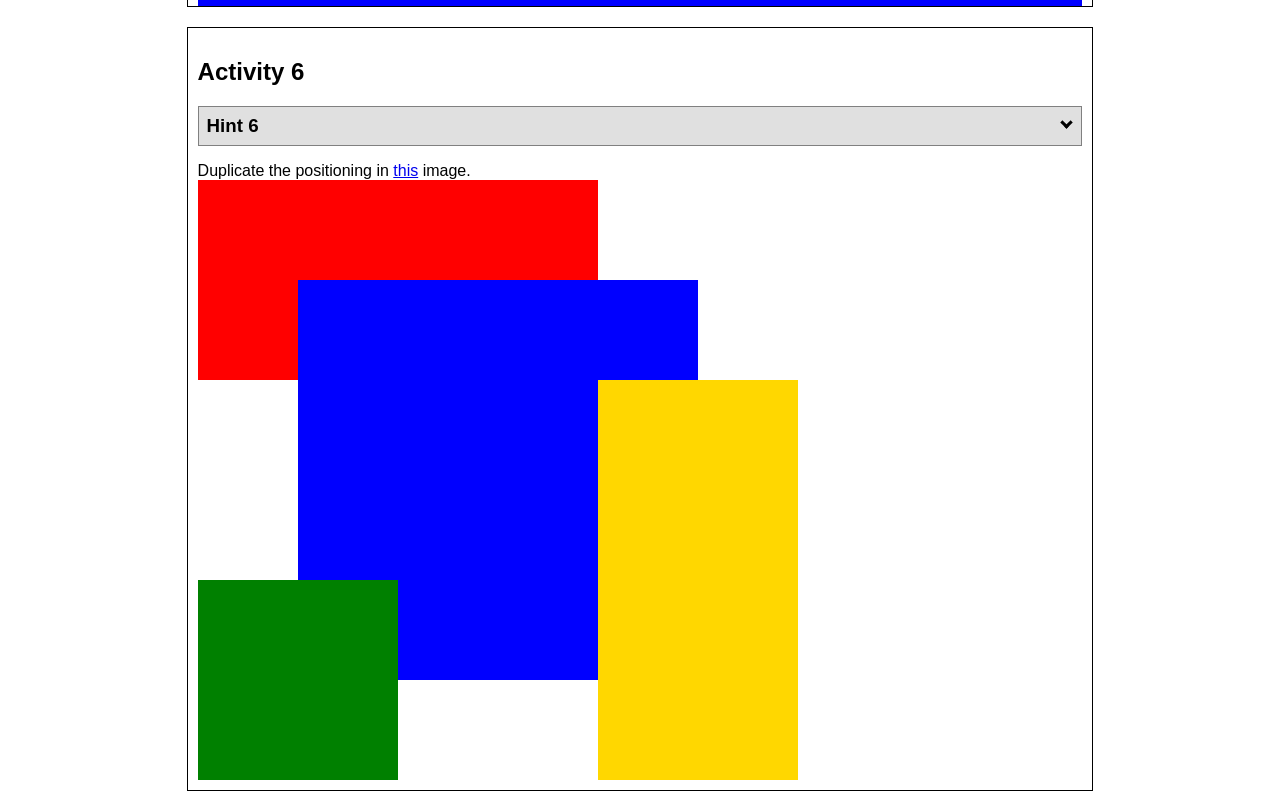
<file: positioning.html>
<!DOCTYPE html>
<html lang="en">

<head>
  <!-- HTML - Name: positioning.html -->
  <title>Positioning Activity</title>
  <link rel="stylesheet" type="text/css" href="positionstyles.css" />
</head>

<body>
  <div class="activity">
    <h2>WDD 130 positioning exercises</h2>
    For each activity match make the boxes match the image by modifying the stylesheet.
  </div>
  <div class="activity">
    <h2>Activity 1</h2>
    <section class="hint"><input type="checkbox"><i></i>
      <h3>Hint 1</h3>
      <div>
        <p>Check out the <a href="https://byui-wdd.github.io/wdd130/activities/css-positioning.html"
            target="_blank">activity instructions</a> in Ilearn!</p>
      </div>
    </section>
    <p>Follow the <a href="https://byui-wdd.github.io/wdd130/activities/css-positioning.html"
        target="_blank">instructions</a> to make the boxes match <a
        href="https://byui-wdd.github.io/wdd130/images/example1.png" target="_blank">this</a> image.</p>
    <div class="content1">
      <div class="red1"></div>
      <div class="green1"></div>
      <div class="green1"></div>
      <div class="yellow1"></div>
      <div class="yellow1"></div>
      <div class="blue1"></div>
    </div>
  </div>
  <div class="activity">
    <h2>Activity 2</h2>
    <section class="hint"><input type="checkbox">
      <h3>Hint 2</h3><i></i>
      <div>
        <p>Remember that the best way to shift elements around slightly on the page is with Margins. You could also use
          Grid. Either would work for this. If you choose margin remember that you can use a <em>negative</em> margin.
          (ie margin-top: -20px;)</p>
        <h4>Properties used:</h4>
        <ul>
          <li>margin-top, margin-left</li>
          <li>...or...</li>
          <li>grid-template-columns: 50px 50px 50px 50px 50px</li>
        </ul>
      </div>
    </section>
    <p>Overlap and stagger the squares like in <a href="https://byui-wdd.github.io/wdd130/images/example2.png"
        target="_blank">this</a> image.</p>
    <div class="content2">
      <div class="red2"></div>
      <div class="green2"></div>
      <div class="yellow2"></div>
      <div class="blue2"></div>
    </div>
  </div>
  <div class="activity">
    <h2>Activity 3</h2>
    <section class="hint"><input type="checkbox">
      <h3>Hint 3</h3><i></i>
      <div>
        <p>This one is going to be best solved with CSS Grid. Remember to make the boxes the right width first...then
          start moving them around. </p>
        <h4>Properties used:</h4>
        <ul>
          <li>display:grid;</li>
          <li>grid-template-columns:</li>
          <li>grid-column-gap:</li>
          <li>grid-column:</li>
        </ul>
      </div>
    </section>
    Create the 2 column layout like in <a href="https://byui-wdd.github.io/wdd130/images/example3.png"
      target="_blank">this</a> image.
    <div class="content3">
      <div class="red3"></div>
      <div class="green3"></div>
      <div class="yellow3"></div>
      <div class="blue3"></div>
    </div>
  </div>
  <div class="activity">
    <h2>Activity 4</h2>
    <section class="hint"><input type="checkbox">
      <h3>Hint 4</h3><i></i>
      <div>
        <p>For the others we have been primarily concerned with width. For this one you will need to adjust height as
          well. </p>
        <h4>Properties used:</h4>
        <ul>
          <li>display:grid;</li>
          <li>grid-template-columns:</li>
          <li>grid-row:</li>
        </ul>
      </div>
    </section>
    Duplicate the positioning in <a href="https://byui-wdd.github.io/wdd130/images/example4.png"
      target="_blank">this</a> image.
    <div class="content4">
      <div class="red4"></div>
      <div class="green4"></div>
      <div class="yellow4"></div>
      <div class="blue4"></div>
    </div>
  </div>

  <div class="activity">
    <h2>Activity 5</h2>
    <section class="hint"><input type="checkbox">
      <h3>Hint 5</h3><i></i>
      <div>
        <p>Grid is <strong>not</strong> the right way to do this. In fact there is only one way to really do that...and
          that is with float. Remember that we float the thing we want the text to wrap around. Also remember to start
          by making all the shapes the right size and shape.</p>
        <h4>Properties used:</h4>
        <ul>
          <li>float: left;</li>
        </ul>
      </div>
    </section>
    Wrap the text around the square like in <a href="https://byui-wdd.github.io/wdd130/images/example5.png"
      target="_blank">this</a> image. This is one case where Grid is NOT the right way to solve this one and will in
    fact make it harder if you try to use it!
    <div class="content5">
      <div class="red5"></div>
      <div class="green5"></div>
      <div class="yellow5">Step 01: Continue creating the main page for your chosen web site by modifying the CSS file
        you created in week 9's Adding Classes and IDs to Your Website assignment. This week, you will position all of
        the content on your main page using the CSS positioning techniques taught in KhanAcademy. When you are done,
        your webpage layout should reflect what you outlined in the wireframe you designed in the assignment Your Own
        Site Diagram and Wireframe in week 3. <br />
        If you have changed your mind on how you want the content of your main page laid out, take an opportunity to
        update your wireframe before completing this assignment (it is much easier to experiment with different layouts
        in a wireframe than it is to do so by modifying the CSS). Also, if you find that you are having trouble with
        using CSS positioning, feel free to review the concepts at the learn layout site: http://learnlayout.com/. You
        should be able to apply these principles to your site. For futher help, refer back to the Max Design site used
        in the beginning of the course for an example of how to implement your site design.</div>
      <div class="blue5"></div>
    </div>
  </div>
  <div class="activity">
    <h2>Activity 6</h2>
    <section class="hint"><input type="checkbox">
      <h3>Hint 6</h3><i></i>
      <div>
        <p>This one is all about visualizing the grid behind the layout. If you are having a hard time doing that first:
          all the sizes are even multiples of 100, and second here is another example with the lines drawn: <a
            href="https://byui-wdd.github.io/wdd130/images/example6-hint.png" target="_blank">example 6 with lines</a>.
          For this one you will find it easiest if you use px for the column width. You can also use <kbd>z-index</kbd>
          to control the element layering. </p>
        <h4>Properties used:</h4>
        <ul>
          <li>display:grid;</li>
          <li>grid-template-columns:</li>
          <li>grid-column:</li>
          <li>grid-row:</li>
          <li><a href="https://www.w3schools.com/cssref/pr_pos_z-index.asp" target="_blank">z-index:</a></li>
        </ul>
      </div>
    </section>
    Duplicate the positioning in <a href="https://byui-wdd.github.io/wdd130/images/example6.png"
      target="_blank">this</a> image.
    <div class="content6">
      <div class="red6"></div>
      <div class="green6"></div>
      <div class="yellow6"></div>
      <div class="blue6"></div>
    </div>
  </div>
</body>

</html>
</file>
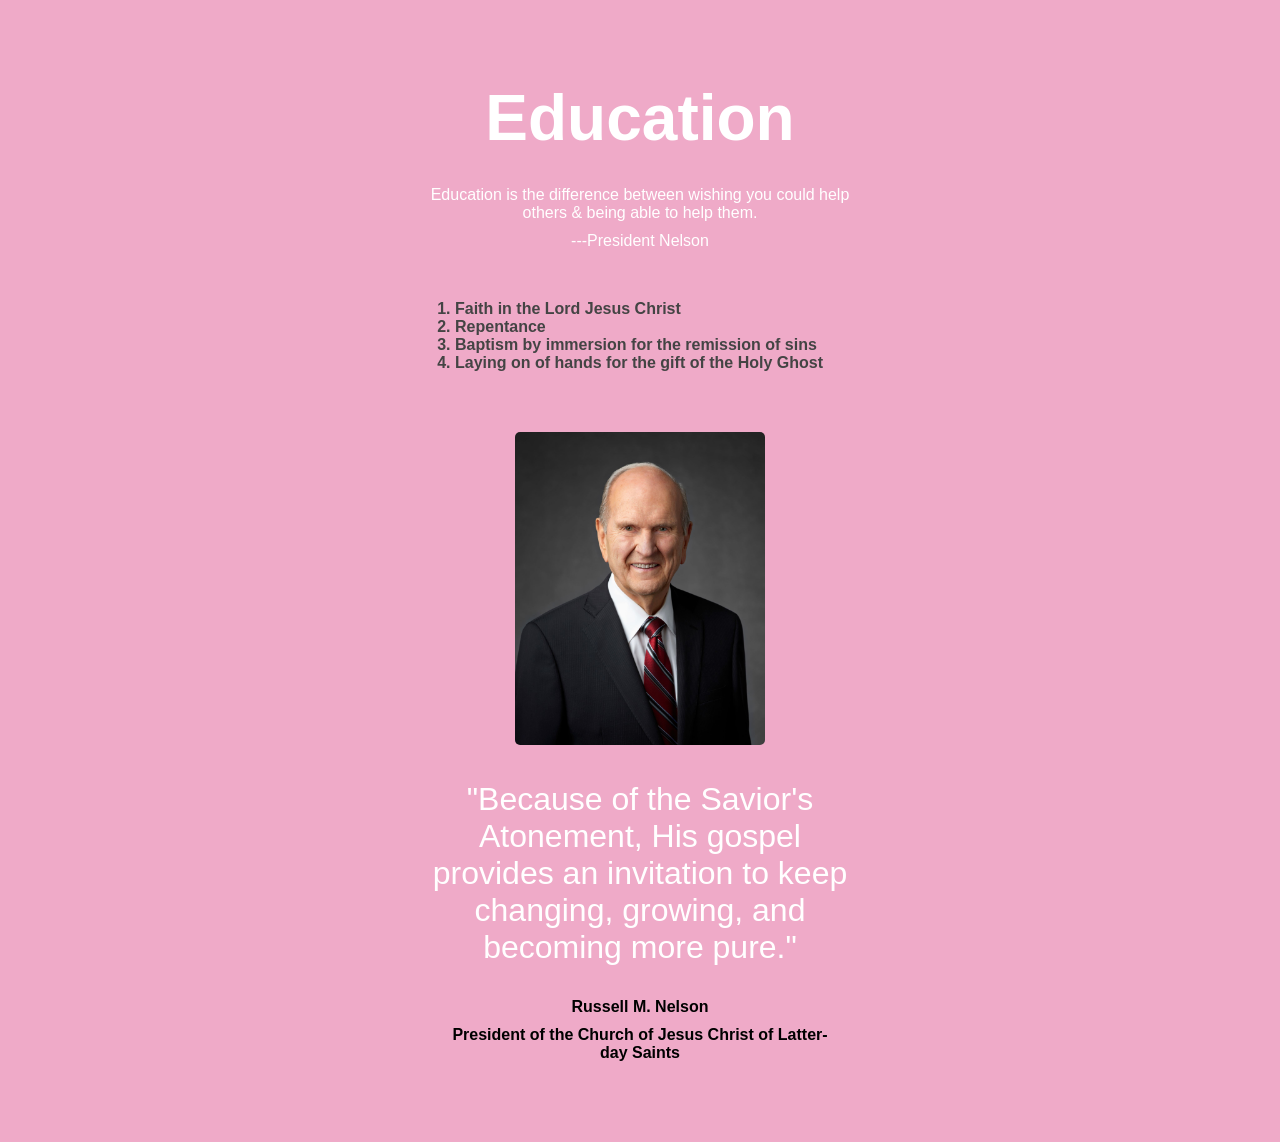
<file: challenge04-bretts/challenge04-bretts.html>
<!DOCTYPE html>
<html>

<head>
  <title>W04 - Challenge</title>
  <link rel="stylesheet" href="styles/styles.css">
</head>

<body>
  <main class="main-wrapper">
    <section>
      <div>
        <h1 class="header-title">Education</h1>
      </div>
      <div class="top-quote">
        <p>Education is the difference between wishing you could help others & being able to help&nbsp;them.
          <span>---President
            Nelson</span>
        </p>
      </div>
      <div class="articles-list">
        <ol>
          <li>Faith in the Lord Jesus&nbsp;Christ</li>
          <li>Repentance</li>
          <li>Baptism by immersion for the remission of&nbsp;sins</li>
          <li>Laying on of hands for the gift of the Holy&nbsp;Ghost</li>
        </ol>
      </div>
    </section>
    <section>
      <div class="prophet-container">
        <img src="images/russell_nelson_official_portrait_2018.jpg" />
        <p class="bottom-quote">"Because of the Savior's Atonement, His gospel provides an invitation to keep changing,
          growing, and becoming
          more&nbsp;pure."
        <p>
        <p class="author">Russell M. Nelson
          <span>President of the Church of Jesus Christ of Latter-day&nbsp;Saints</span>
        </p>
      </div>
    </section>
  </main>
</body>

</html>
</file>
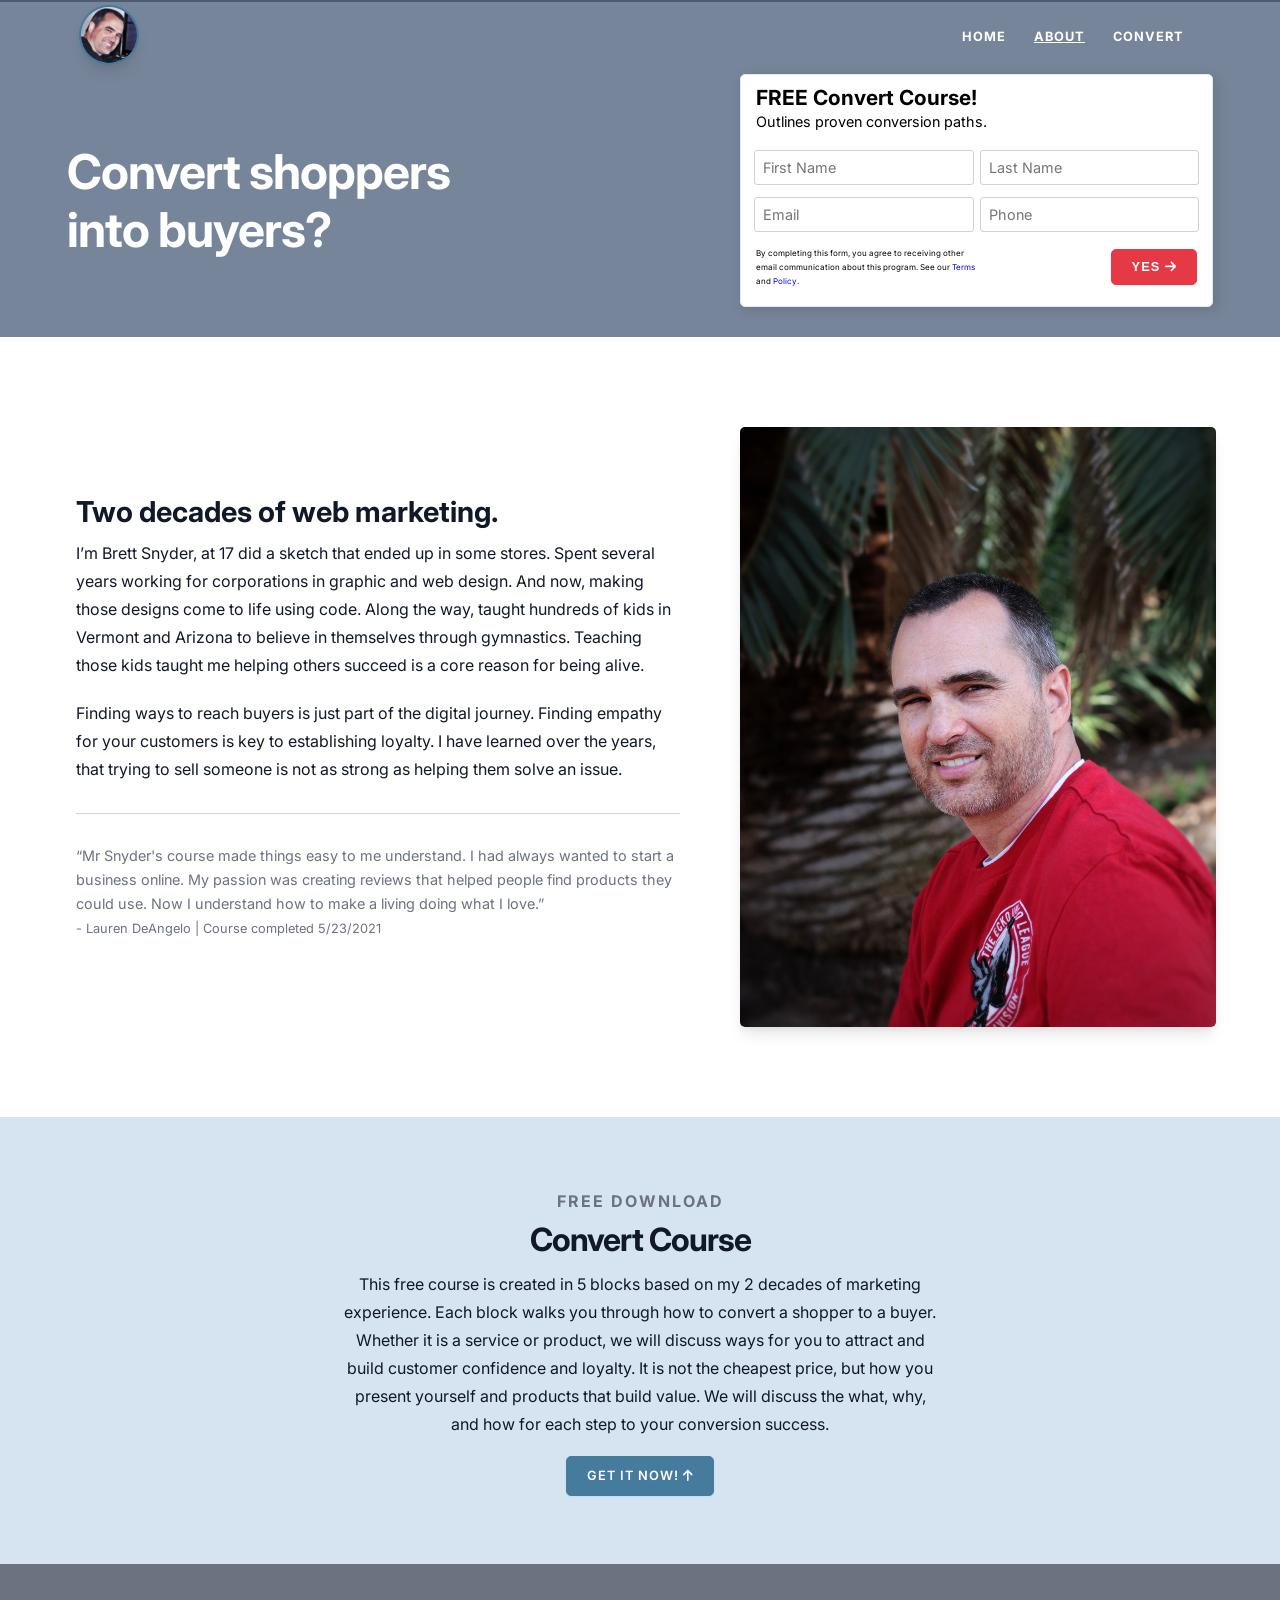
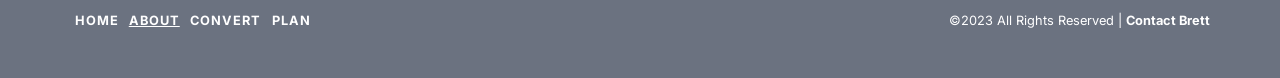
<file: convert/about.html>
<!DOCTYPE html>
<html lang="zxx">

<head>
  <meta charset="UTF-8">
  <meta http-equiv="X-UA-Compatible" content="IE=edge">
  <meta name="viewport" content="width=device-width, initial-scale=1.0">
  <title>About | Convert shoppers into buyers? | Brett Snyder</title>
  <meta name="description" content="Convert Shoppers into Buyers.">
  <meta name="keywords" content="convert shoppers, convert buyers">
  <meta name="author" content="Brett Snyder">
  <link rel="stylesheet" href="styles/styles.css">
  <!-- IMPORT FONTAWESOME (https://fontawesome.com/search) -->
  <script src="js/fontawesome/all.min.js"></script>
</head>

<!-- HERO -->

<header>
  <div class="hero-block-container">

    <div class="hero-block-video-background">
      <div class="hero-block-video-foreground">
        <iframe width="0" height="0"
          src="https://www.youtube.com/embed/1jBPZgW_HBI?loop=1&autoplay=1&mute=1&playlist=1jBPZgW_HBI"
          allow="autoplay;" allowfullscreen></iframe>
      </div>
    </div>

    <div class="hero-block-overlay">
      <div class="hero-block-wrapper">

        <div class="hero-block-nav-container">

          <div class="hero-block-logo-container"><a href="index.html"><img class="shadow-lg" src="images/logo.jpg"
                alt="Logo" title="Brett Snyder"></a>
          </div>

          <nav class="nav-links text-nowrap">
            <a href="index.html" class="hero-block-nav-link button-text text-white text-link">Home</a>
            <a href="about.html" class="hero-block-nav-link button-text text-white text-link nav-active">About</a>
            <a href="convert.html" class="hero-block-nav-link button-text text-white text-link">Convert</a>
          </nav>

        </div>

        <div class="hero-block-content-wrapper">

          <div class="hero-block-left-container">

            <div class="hero-block-content">

              <div class="title-3xl text-white">Convert shoppers into&nbsp;buyers?</div>

            </div>

          </div>

          <div id="topform" class="hero-block-right-container">

            <!-- LEAD FORM IN CARD -->

            <div class="lead-form-container">
              <div class="lead-form-card">

                <!-- LEAD FORM ONLY -->

                <form class="lead-form-width" method="post" action="#">
                  <div class="form-inner">

                    <h3 class="ml-sm">FREE Convert Course!</h3>
                    <p class="text-sm mb-md ml-sm">Outlines proven conversion paths.</p>

                    <div class="ml-sm" style="display: none;">Oops! Something went wrong - try again.
                    </div>

                    <div class="two-col-form">
                      <div class="lead-form-input-container">
                        <input type="text" id="fname" name="fname" placeholder="First Name" required="">
                      </div>
                      <div class="lead-form-input-container">
                        <input type="text" id="lname" name="lname" placeholder="Last Name" required="">
                      </div>
                    </div>
                    <div class="two-col-form">
                      <div class="lead-form-input-container">
                        <input type="email" id="email" name="Email" placeholder="Email" required="">
                      </div>
                      <div class="lead-form-input-container">
                        <input type="tel" id="phone" maxlength="20" name="phone" placeholder="Phone" required="">
                      </div>
                    </div>

                    <div class="lead-form-footer">

                      <div class="lead-form-terms text-caption">By
                        completing this form, you agree to receiving other email communication about this
                        program. See our <a href="#" target="terms" class="text-caption">Terms</a>
                        and&nbsp;<a href="#" target="terms" class="text-caption">Policy</a>.
                      </div>

                      <div class="lead-form-submit-btn-container">
                        <button
                          class="lead-form-submit-btn button form-button-lg button-text text-white border-accent2 accent2-bkg"
                          type="submit">YES<span class="ml-sm"><i class="fa-solid fa-arrow-right"></i></span></button>
                      </div>

                    </div>

                  </div>
                </form>

              </div>
            </div>

          </div>

        </div>

      </div>
    </div>
  </div>
</header>

<main>

  <!-- INFOLEFT -->

  <div id="btn1" class="infoleft-block-container">
    <div class="infoleft-block-overlay">
      <div class="infoleft-block-wrapper mb-xl mt-xl">

        <div class="infoleft-block-content-wrapper">

          <div class="infoleft-block-left-container">

            <div class="infoleft-block-content">

              <div class="title-md text-darkgray">Two decades of web marketing.</div>

              <div class="text-normal text-darkgray mb-md">
                <p class="mb-lg">I’m Brett Snyder, at 17 did a sketch that ended up in some stores. Spent several years
                  working for corporations in graphic and web design. And now, making those designs come to life using
                  code. Along the way, taught hundreds of kids in Vermont and Arizona to believe in themselves through
                  gymnastics. Teaching those kids taught me helping others succeed is a core reason for
                  being&nbsp;alive.</p>
                <p class="mb-md">Finding ways to reach buyers is just part of the digital journey. Finding empathy for
                  your customers is key to establishing loyalty. I have learned over the years, that trying to sell
                  someone is not as strong as helping them solve an&nbsp;issue.</p>
              </div>

              <hr class="hr-light">

              <div class="text-sm text-gray mb-lg">“Mr Snyder's course made things easy to me understand. I had
                always wanted to start a business online. My passion was creating reviews that helped people find
                products they could use. Now I understand how to make a living doing what I&nbsp;love.”
                <span class="text-xs text-nowrap">
                  - Lauren DeAngelo | Course completed 5/23/2021
                </span>
              </div>

            </div>

          </div>

          <div class="infoleft-block-right-container">

            <div class="infoleft-block-right-content">
              <div class="infoleft-block-image-3 inset-image shadow-lg"></div>
            </div>

          </div>

        </div>

      </div>
    </div>
  </div>

  <!-- CTA -->

  <div class="cta-block-container">
    <div class="cta-block-overlay">
      <div class="cta-block-wrapper">

        <div class="cta-block-content">

          <div class="eyebrow text-gray text-center mb-sm">Free Download</div>

          <div class="title-lg text-darkgray text-center">Convert Course</div>

          <div class="text-normal text-darkgray mb-md text-center">This free course is created in 5 blocks based on my 2
            decades of marketing experience. Each block walks you through how to convert a shopper to a buyer. Whether
            it is a service or product, we will discuss ways for you to attract and build customer confidence and
            loyalty. It is not the cheapest price, but how you present yourself and products that build value. We will
            discuss the what, why, and how for each step to your conversion&nbsp;success.
          </div>

          <div class="buttonset-container center-justify">
            <div class="button-container"><a href="#topform"
                class="button button-lg button-text text-white border-primary primary-bkg">Get It Now!
                <span><i class="fa-solid fa-arrow-up"></i></span>
              </a>
            </div>
          </div>

        </div>

      </div>
    </div>
  </div>

</main>

<!-- Footer -->

<footer>
  <div class="infobar-block-container">
    <div class="infobar-block-overlay">
      <div class="infobar-block-wrapper">

        <div class="infobar-block-content">


          <div class="footer-links-container nav-links text-xs text-center text-white text-nowrap">
            <div class="footer-link-set">
              <a href="index.html" class="hero-block-nav-link button-text text-white text-link">Home</a>
              <a href="about.html" class="hero-block-nav-link button-text text-white text-link nav-active">About</a>
            </div>
            <div class="footer-link-set">
              <a href="convert.html" class="hero-block-nav-link button-text text-white text-link">Convert</a>
              <a href="site-plan.html" target="plan"
                class="hero-block-nav-link button-text text-white text-link">Plan</a>
            </div>
          </div>

          <div class="text-xs text-center text-white text-nowrap">©2023 All Rights Reserved | <a
              href="mailto:test@test.com" class="text-white text-link">Contact Brett</a>
          </div>


        </div>

      </div>
    </div>
  </div>
</footer>

<!-- FIXED BUTTON -->

<div id="btn2" class="button-container"><a href="tel:+18000000000"
    class="button button-lg button-text text-white border-primary primary-bkg"><i
      class="mr-sm fa-solid fa-phone-volume"></i><strong>800.000.0000</strong>
  </a>
</div>
<script src="js/fixedButton.js"></script>

</body>

</html>
</file>
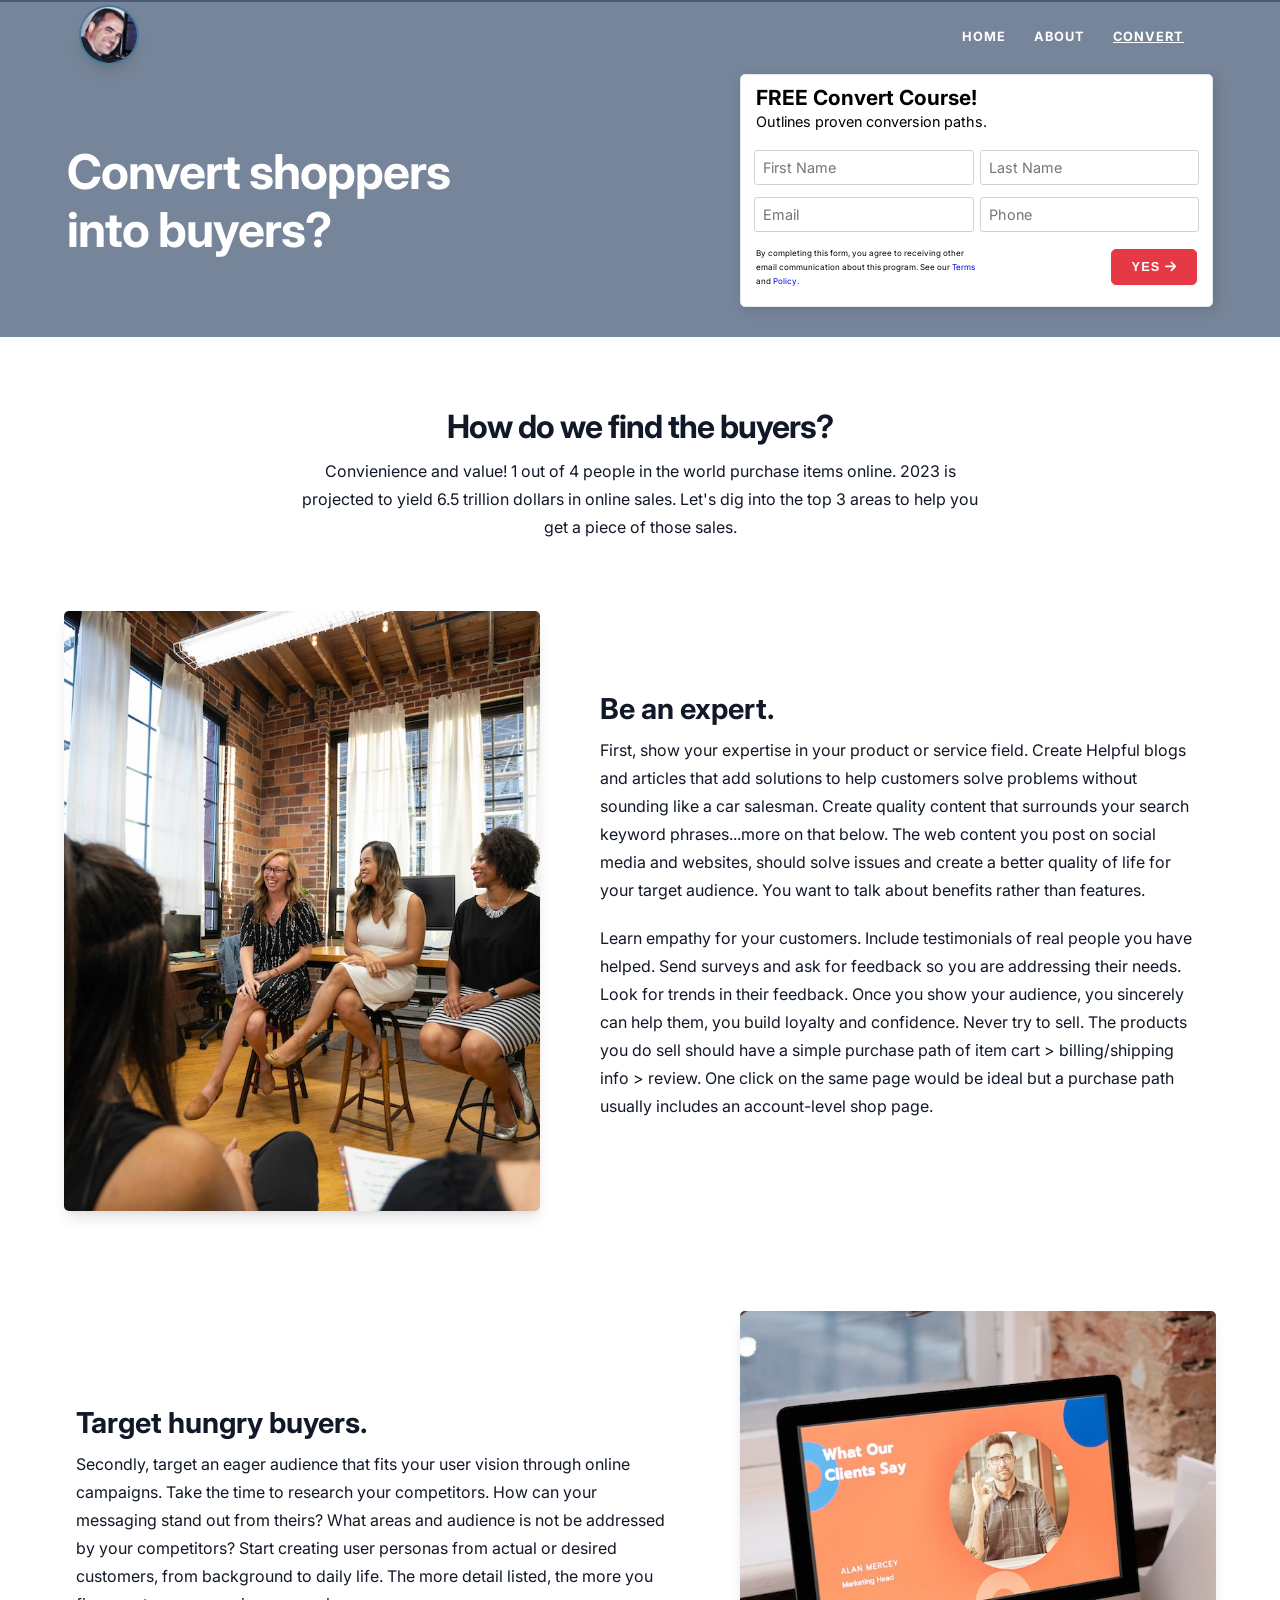
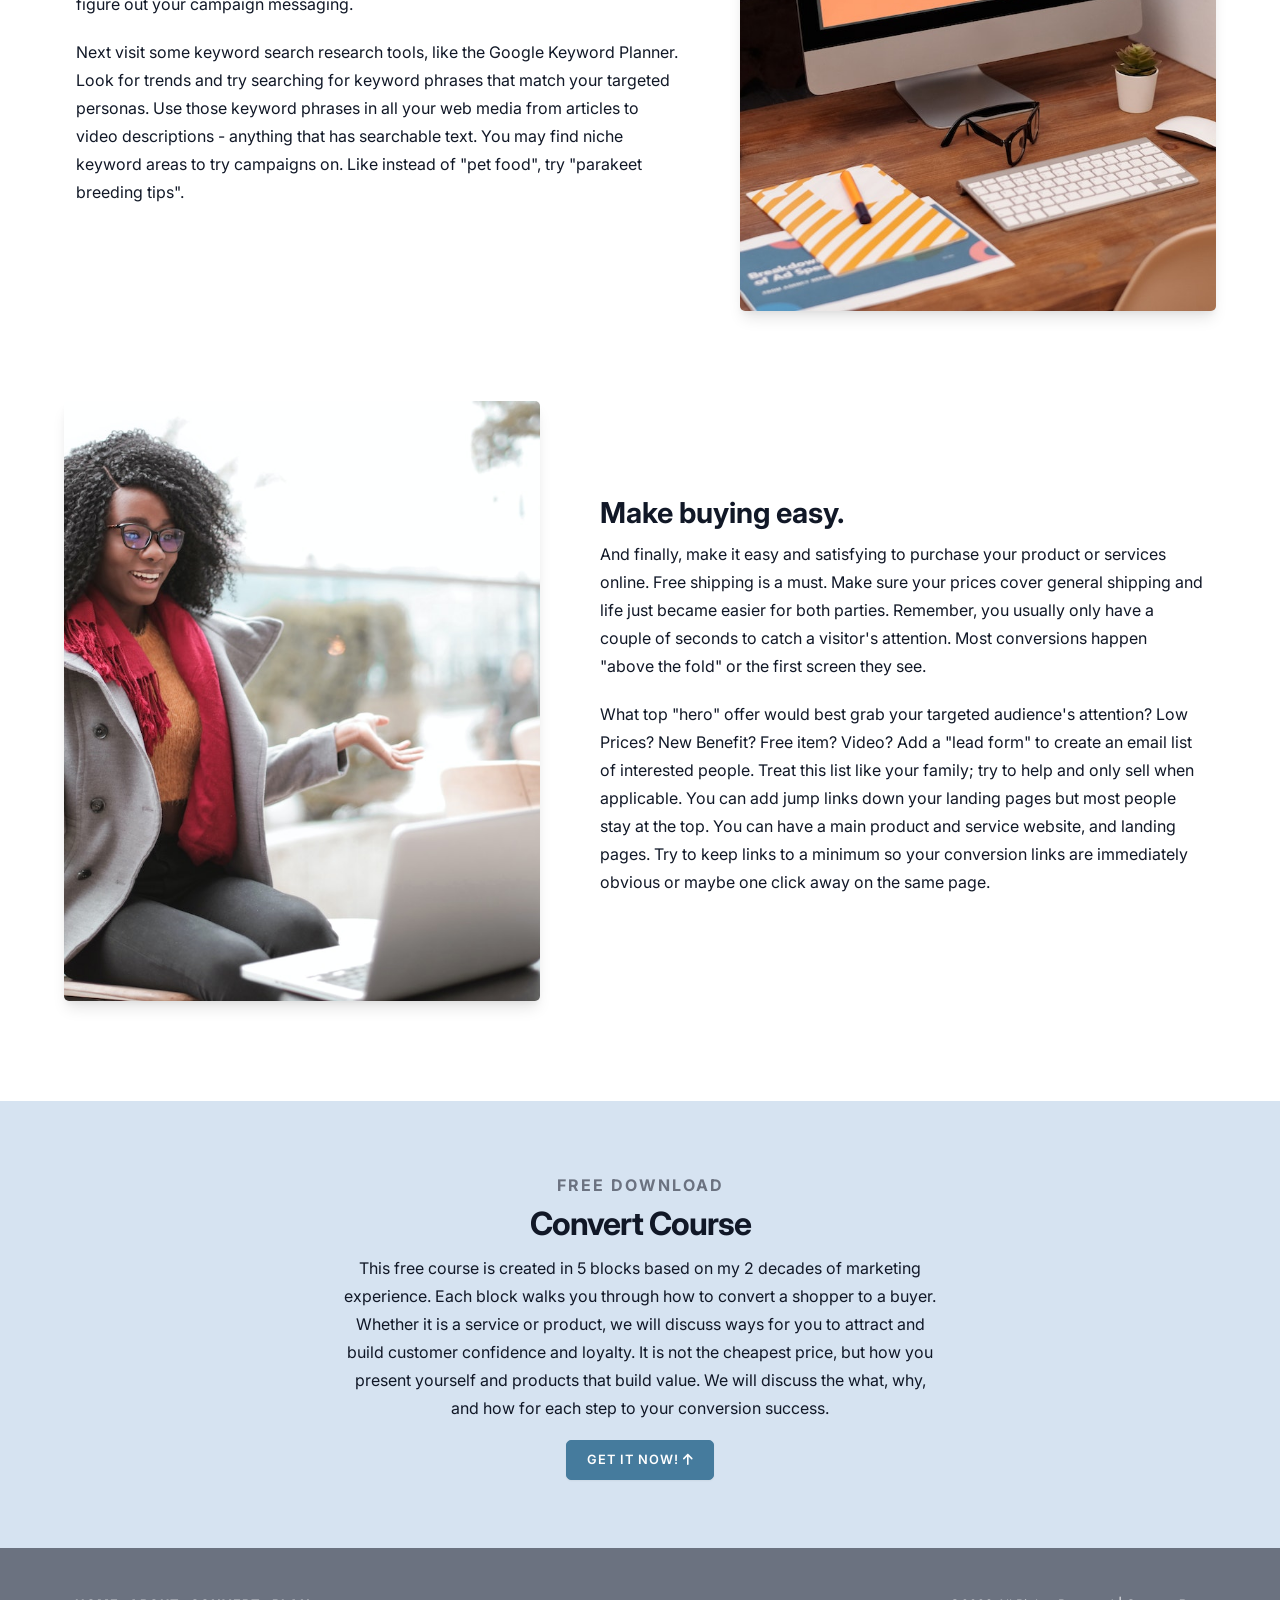
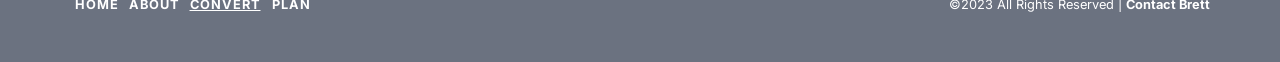
<file: convert/convert.html>
<!DOCTYPE html>
<html lang="zxx">

<head>
  <meta charset="UTF-8">
  <meta http-equiv="X-UA-Compatible" content="IE=edge">
  <meta name="viewport" content="width=device-width, initial-scale=1.0">
  <title>Convert | Convert shoppers into buyers? | Brett Snyder</title>
  <meta name="description" content="Convert Shoppers into Buyers.">
  <meta name="keywords" content="convert shoppers, convert buyers">
  <meta name="author" content="Brett Snyder">
  <link rel="stylesheet" href="styles/styles.css">
  <!-- IMPORT FONTAWESOME (https://fontawesome.com/search) -->
  <script src="js/fontawesome/all.min.js"></script>
</head>

<!-- HERO -->

<header>
  <div class="hero-block-container">

    <div class="hero-block-video-background">
      <div class="hero-block-video-foreground">
        <iframe width="0" height="0"
          src="https://www.youtube.com/embed/VmBX-iUjPnU?loop=1&autoplay=1&mute=1&playlist=VmBX-iUjPnU"
          allow="autoplay;" allowfullscreen></iframe>
      </div>
    </div>

    <div class="hero-block-overlay">
      <div class="hero-block-wrapper">

        <div class="hero-block-nav-container">

          <div class="hero-block-logo-container"><a href="index.html"><img class="shadow-lg" src="images/logo.jpg"
                alt="Logo" title="Brett Snyder"></a>
          </div>

          <nav class="nav-links text-nowrap">
            <a href="index.html" class="hero-block-nav-link button-text text-white text-link">Home</a>
            <a href="about.html" class="hero-block-nav-link button-text text-white text-link">About</a>
            <a href="convert.html" class="hero-block-nav-link button-text text-white text-link nav-active">Convert</a>
          </nav>

        </div>

        <div class="hero-block-content-wrapper">

          <div class="hero-block-left-container">

            <div class="hero-block-content">

              <div class="title-3xl text-white">Convert shoppers into&nbsp;buyers?</div>

            </div>

          </div>

          <div id="topform" class="hero-block-right-container">

            <!-- LEAD FORM IN CARD -->

            <div class="lead-form-container">
              <div class="lead-form-card">

                <!-- LEAD FORM ONLY -->

                <form class="lead-form-width" method="post" action="#">
                  <div class="form-inner">

                    <h3 class="ml-sm">FREE Convert Course!</h3>
                    <p class="text-sm mb-md ml-sm">Outlines proven conversion paths.</p>

                    <div class="ml-sm" style="display: none;">Oops! Something went wrong - try again.
                    </div>

                    <div class="two-col-form">
                      <div class="lead-form-input-container">
                        <input type="text" id="fname" name="fname" placeholder="First Name" required="">
                      </div>
                      <div class="lead-form-input-container">
                        <input type="text" id="lname" name="lname" placeholder="Last Name" required="">
                      </div>
                    </div>
                    <div class="two-col-form">
                      <div class="lead-form-input-container">
                        <input type="email" id="email" name="Email" placeholder="Email" required="">
                      </div>
                      <div class="lead-form-input-container">
                        <input type="tel" id="phone" maxlength="20" name="phone" placeholder="Phone" required="">
                      </div>
                    </div>

                    <div class="lead-form-footer">

                      <div class="lead-form-terms text-caption">By
                        completing this form, you agree to receiving other email communication about this
                        program. See our <a href="#" target="terms" class="text-caption">Terms</a>
                        and&nbsp;<a href="#" target="terms" class="text-caption">Policy</a>.
                      </div>

                      <div class="lead-form-submit-btn-container">
                        <button
                          class="lead-form-submit-btn button form-button-lg button-text text-white border-accent2 accent2-bkg"
                          type="submit">YES<span class="ml-sm"><i class="fa-solid fa-arrow-right"></i></span></button>
                      </div>

                    </div>

                  </div>
                </form>

              </div>
            </div>

          </div>

        </div>

      </div>
    </div>
  </div>
</header>

<main>

  <!-- CENTERED -->

  <div id="btn1" class="centered-block-container">
    <div class="centered-block-overlay">
      <div class="centered-block-wrapper">

        <div class="centered-block-content">

          <div class="title-lg text-darkgray text-center">How do we find the buyers?</div>

          <div class="text-normal text-darkgray mb-md text-center">Convienience and value! 1 out of 4 people in the
            world purchase items
            online. 2023 is projected to yield 6.5 trillion dollars in online sales. Let's dig into the top 3 areas to
            help
            you get a piece of those&nbsp;sales.
          </div>

        </div>

      </div>
    </div>
  </div>

  <!-- INFORIGHT -->

  <div id="expert" class="inforight-block-container">
    <div class="inforight-block-overlay">
      <div class="inforight-block-wrapper">

        <div class="inforight-block-content-wrapper">

          <div class="inforight-block-left-container">

            <div class="inforight-block-left-content">
              <div class="inforight-block-image-2 inset-image shadow-lg"></div>
            </div>

          </div>

          <div class="inforight-block-right-container">

            <div class="inforight-block-content">

              <div class="title-md text-darkgray">Be an expert.</div>

              <div class="text-normal text-darkgray mb-md">
                <p class="mb-lg">First, show your expertise in your product or service field. Create Helpful blogs and
                  articles that add solutions to help customers solve problems without sounding like a car
                  salesman. Create quality content that surrounds your search keyword phrases...more on that below. The
                  web content you post on social media and websites, should solve issues and create a better quality of
                  life for your target audience. You want to talk about benefits rather than&nbsp;features.</p>
                <p class="mb-md">Learn empathy for
                  your customers. Include testimonials of real people you have helped. Send surveys and ask for feedback
                  so you are addressing their needs. Look for trends in their feedback. Once you show your audience, you
                  sincerely can help them, you build loyalty and confidence. Never try to sell. The products you do
                  sell should have a simple purchase path of item cart > billing/shipping info > review. One click on
                  the same
                  page would be ideal but a purchase path usually includes an account-level shop&nbsp;page.</p>
              </div>

            </div>

          </div>

        </div>

      </div>
    </div>
  </div>

  <!-- INFOLEFT -->

  <div id="hungry" class="infoleft-block-container">
    <div class="infoleft-block-overlay">
      <div class="infoleft-block-wrapper">

        <div class="infoleft-block-content-wrapper">

          <div class="infoleft-block-left-container">

            <div class="infoleft-block-content">

              <div class="title-md text-darkgray">Target hungry buyers.</div>

              <div class="text-normal text-darkgray mb-md">
                <p class="mb-lg">Secondly, target an eager audience that fits your user vision through online
                  campaigns. Take the time to research your competitors. How can your messaging stand out from theirs?
                  What areas and audience is not be addressed by your competitors? Start creating user personas from
                  actual or desired customers, from background to daily life. The more detail listed, the more you
                  figure out
                  your campaign&nbsp;messaging.</p>
                <p class="mb-md">Next visit some keyword search research tools, like the
                  Google Keyword
                  Planner. Look
                  for trends and try searching for keyword phrases that match your targeted personas. Use those keyword
                  phrases
                  in all your web media from articles to video descriptions - anything that has searchable text. You may
                  find niche keyword areas to try campaigns on. Like instead of "pet food", try "parakeet
                  breeding&nbsp;tips".
                </p>
              </div>

            </div>

          </div>

          <div class="infoleft-block-right-container">

            <div class="infoleft-block-right-content">
              <div class="infoleft-block-image-2 inset-image shadow-lg"></div>
            </div>

          </div>

        </div>

      </div>
    </div>
  </div>

  <!-- INFORIGHT -->

  <div id="easy" class="inforight-block-container">
    <div class="inforight-block-overlay">
      <div class="inforight-block-wrapper mb-xl">

        <div class="inforight-block-content-wrapper">

          <div class="inforight-block-left-container">

            <div class="inforight-block-left-content">
              <div class="inforight-block-image-3 inset-image shadow-lg"></div>
            </div>

          </div>

          <div class="inforight-block-right-container">

            <div class="inforight-block-content">

              <div class="title-md text-darkgray">Make buying easy.</div>

              <div class="text-normal text-darkgray mb-md">
                <p class="mb-lg">And finally, make it easy and satisfying to purchase your product or services online.
                  Free shipping is a must. Make sure your prices cover general shipping and life just became easier
                  for both parties. Remember, you usually only have a couple of seconds to catch a visitor's attention.
                  Most
                  conversions happen "above the fold" or the first screen they&nbsp;see.</p>
                <p class="mb-md">What top "hero" offer would best
                  grab your targeted audience's attention? Low Prices? New Benefit? Free item? Video? Add a "lead form"
                  to
                  create an email list of interested people. Treat this list like your family; try to help and only sell
                  when applicable. You can add jump links down your landing pages but most people stay at the top. You
                  can have a main product and service website, and landing pages. Try to keep links to a minimum so your
                  conversion links are immediately obvious or maybe one click away on the same&nbsp;page.
                </p>
              </div>

            </div>

          </div>

        </div>

      </div>
    </div>
  </div>

  <!-- CTA -->

  <div class="cta-block-container">
    <div class="cta-block-overlay">
      <div class="cta-block-wrapper">

        <div class="cta-block-content">

          <div class="eyebrow text-gray text-center mb-sm">Free Download</div>

          <div class="title-lg text-darkgray text-center">Convert Course</div>

          <div class="text-normal text-darkgray mb-md text-center">This free course is created in 5 blocks based on my 2
            decades of marketing experience. Each block walks you through how to convert a shopper to a buyer. Whether
            it is a service or product, we will discuss ways for you to attract and build customer confidence and
            loyalty. It is not the cheapest price, but how you present yourself and products that build value. We will
            discuss the what, why, and how for each step to your conversion&nbsp;success.
          </div>

          <div class="buttonset-container center-justify">
            <div class="button-container"><a href="#topform"
                class="button button-lg button-text text-white border-primary primary-bkg">Get It Now!
                <span><i class="fa-solid fa-arrow-up"></i></span>
              </a>
            </div>
          </div>

        </div>

      </div>
    </div>
  </div>

</main>

<!-- Footer -->

<footer>
  <div class="infobar-block-container">
    <div class="infobar-block-overlay">
      <div class="infobar-block-wrapper">

        <div class="infobar-block-content">


          <div class="footer-links-container nav-links text-xs text-center text-white text-nowrap">
            <div class="footer-link-set">
              <a href="index.html" class="hero-block-nav-link button-text text-white text-link">Home</a>
              <a href="about.html" class="hero-block-nav-link button-text text-white text-link">About</a>
            </div>
            <div class="footer-link-set">
              <a href="convert.html" class="hero-block-nav-link button-text text-white text-link nav-active">Convert</a>
              <a href="site-plan.html" target="plan"
                class="hero-block-nav-link button-text text-white text-link">Plan</a>
            </div>
          </div>

          <div class="text-xs text-center text-white text-nowrap">©2023 All Rights Reserved | <a
              href="mailto:test@test.com" class="text-white text-link">Contact Brett</a>
          </div>


        </div>

      </div>
    </div>
  </div>
</footer>

<!-- FIXED BUTTON -->

<div id="btn2" class="button-container"><a href="tel:+18000000000"
    class="button button-lg button-text text-white border-primary primary-bkg"><i
      class="mr-sm fa-solid fa-phone-volume"></i><strong>800.000.0000</strong>
  </a>
</div>
<script src="js/fixedButton.js"></script>

</body>

</html>
</file>
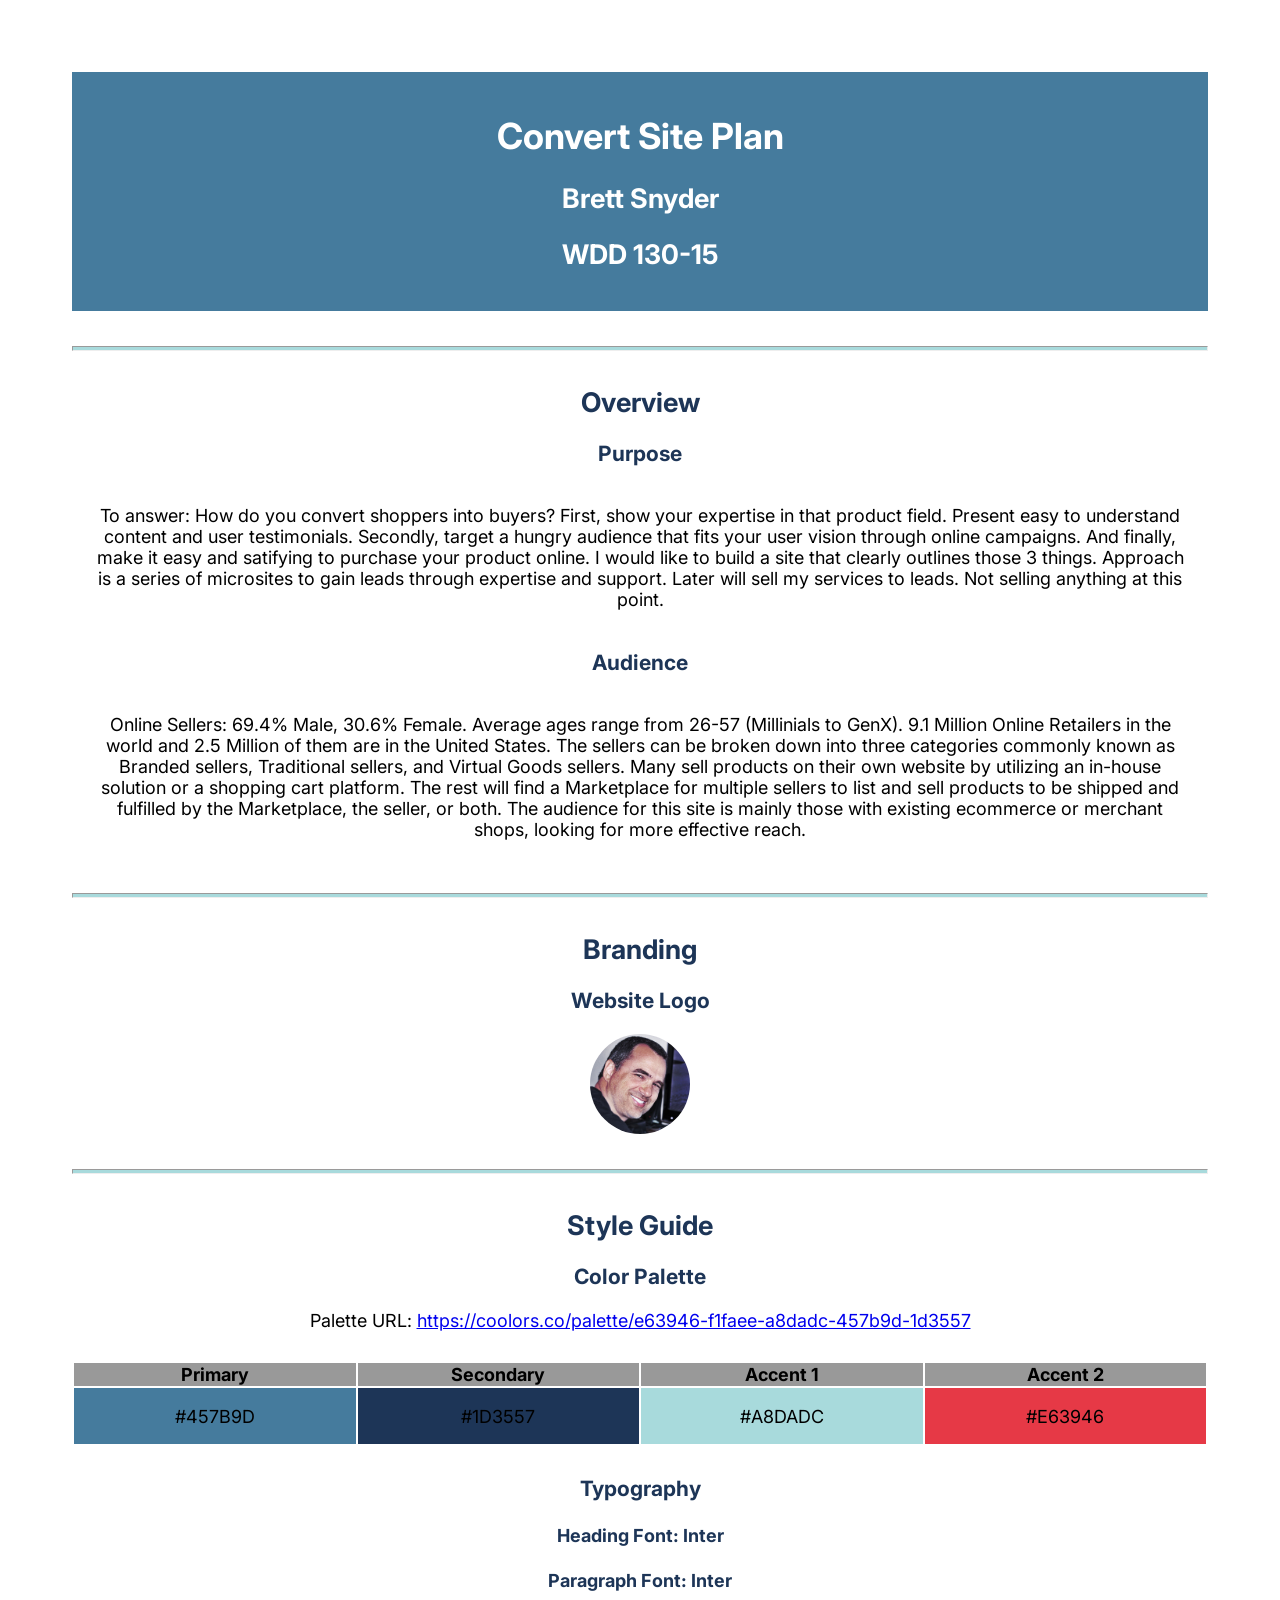
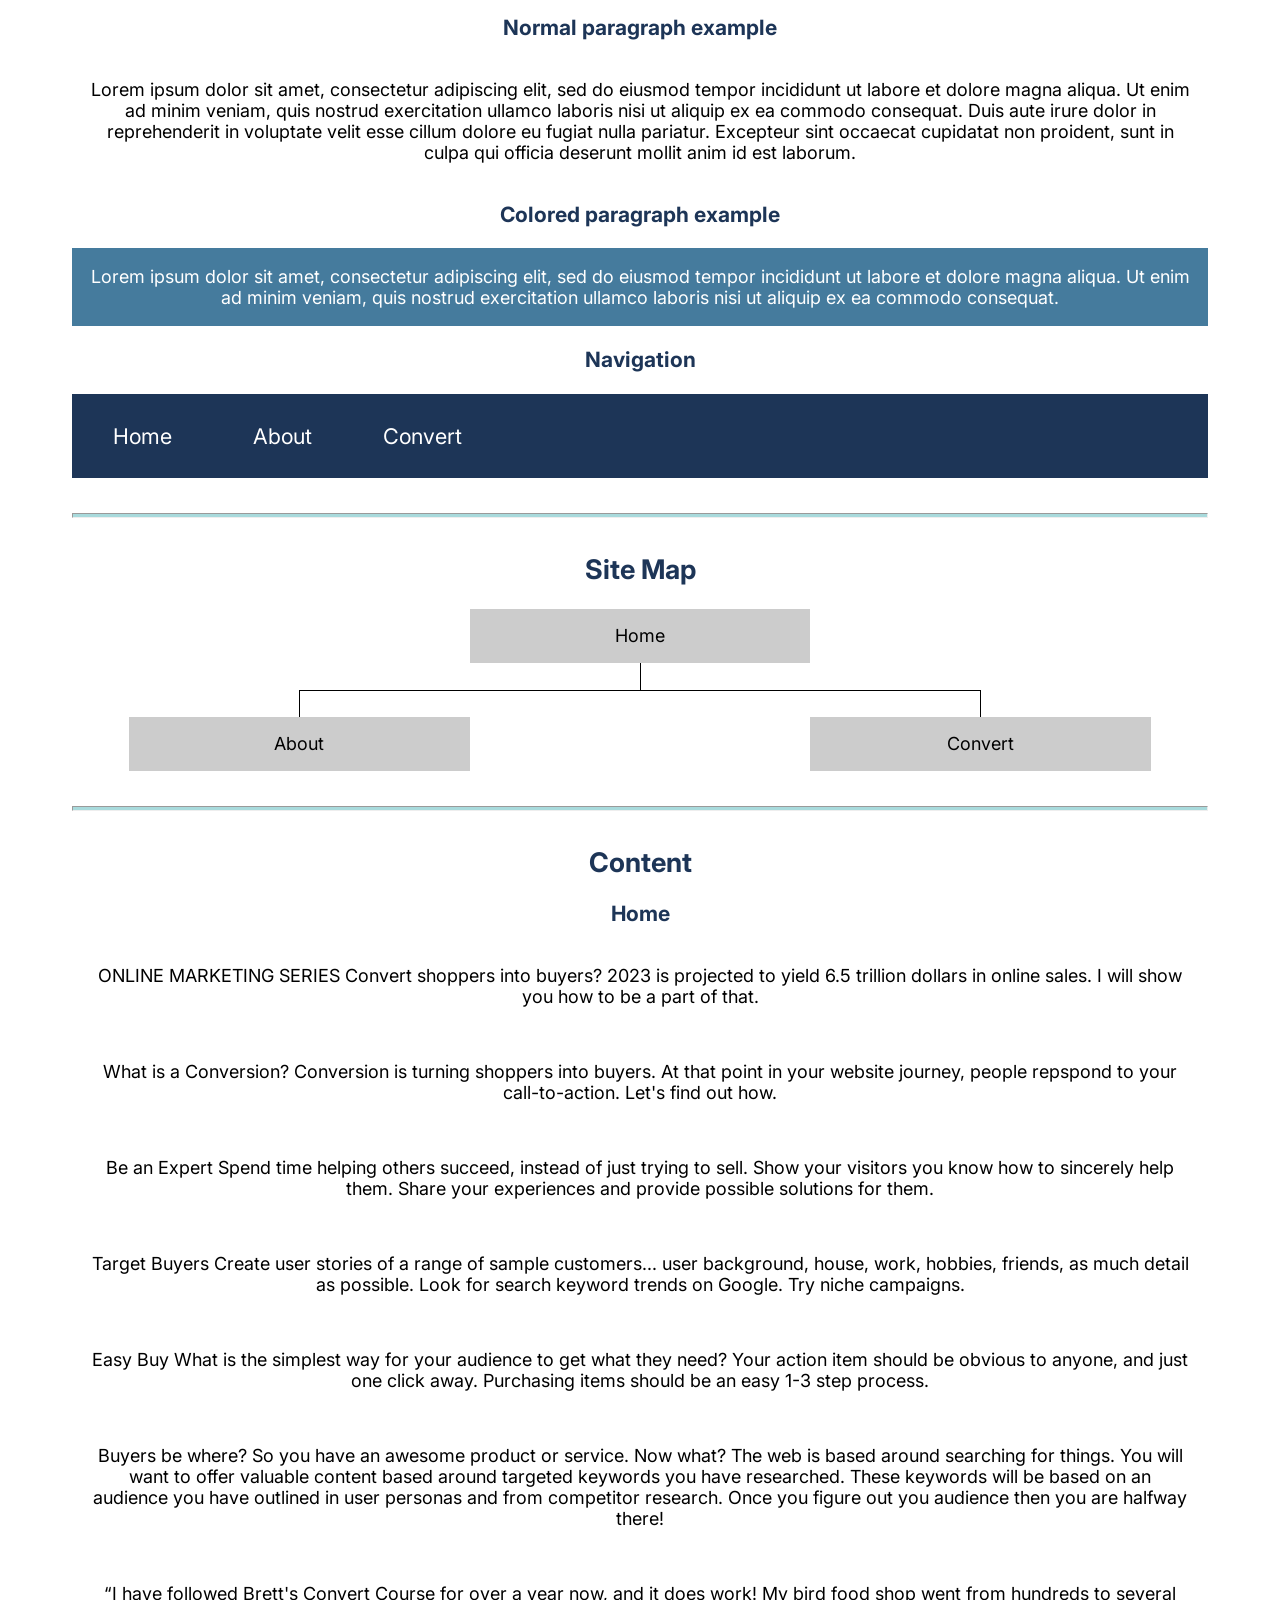
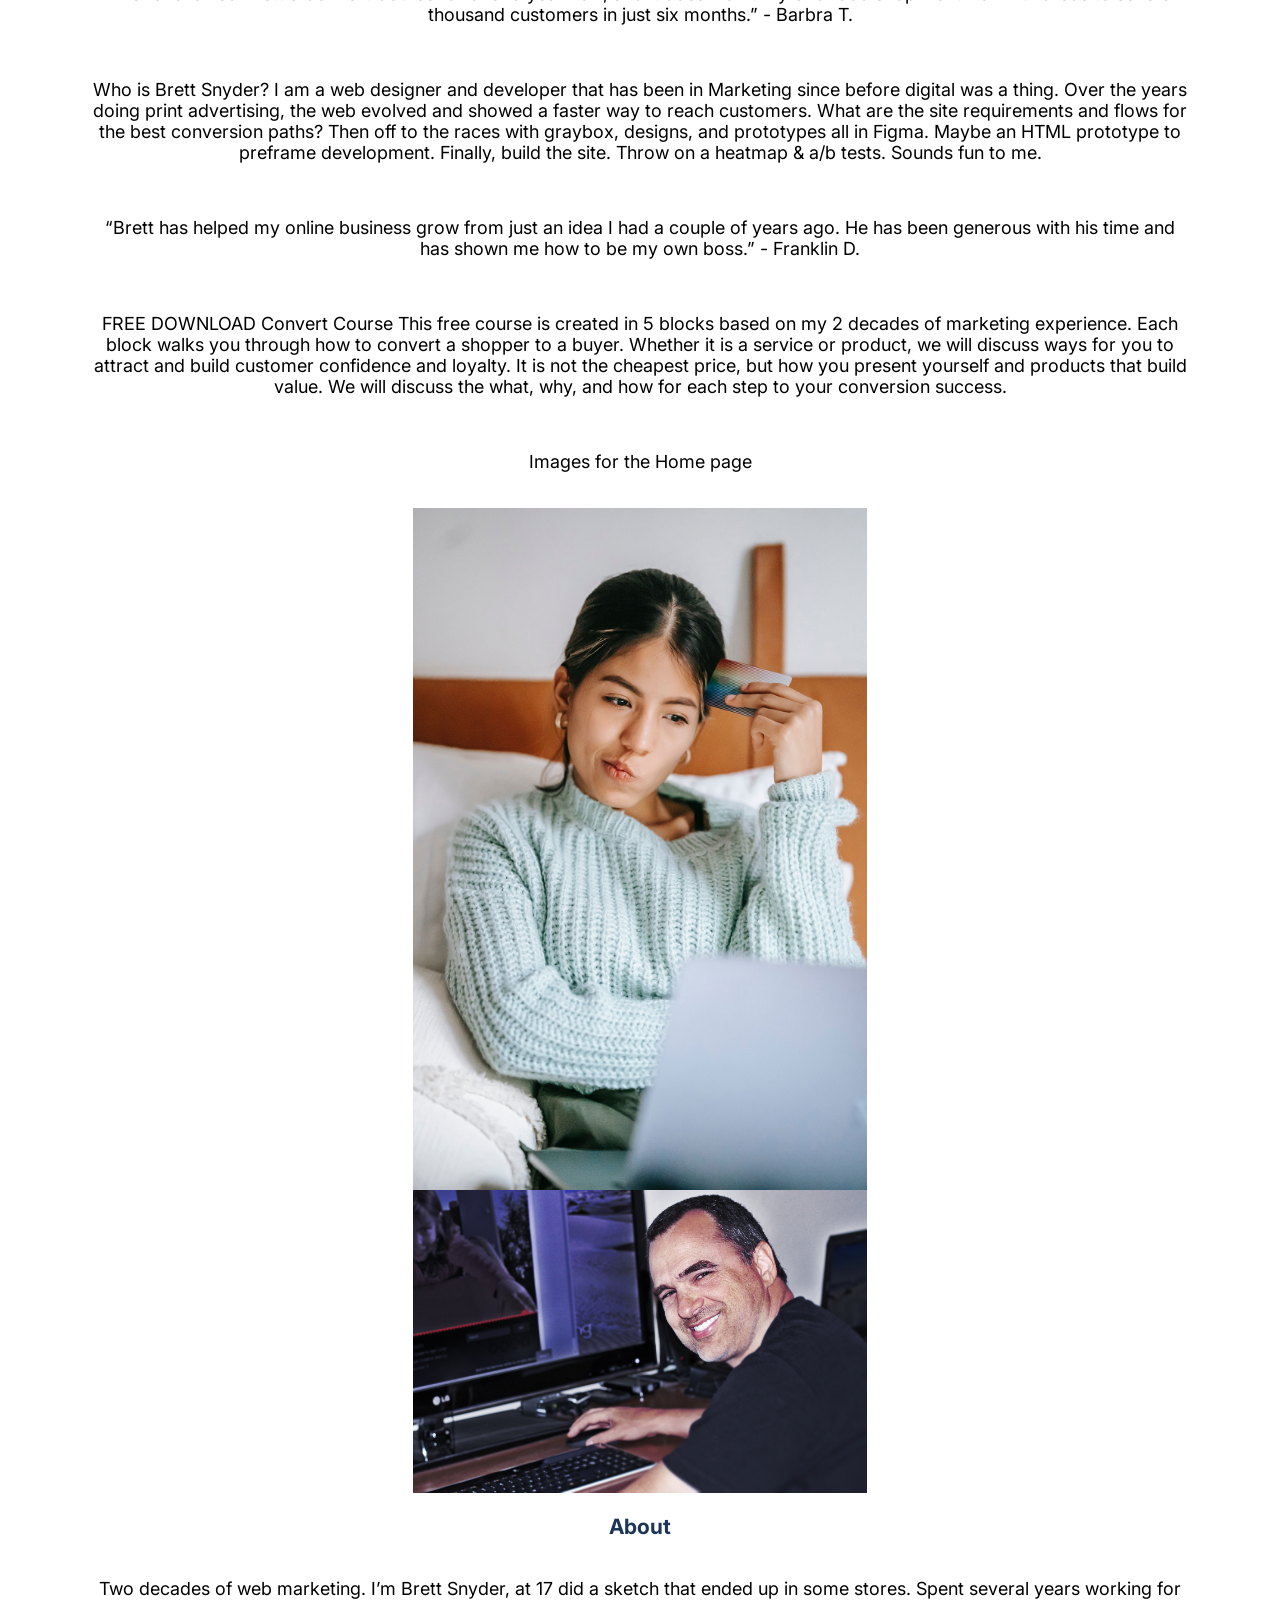
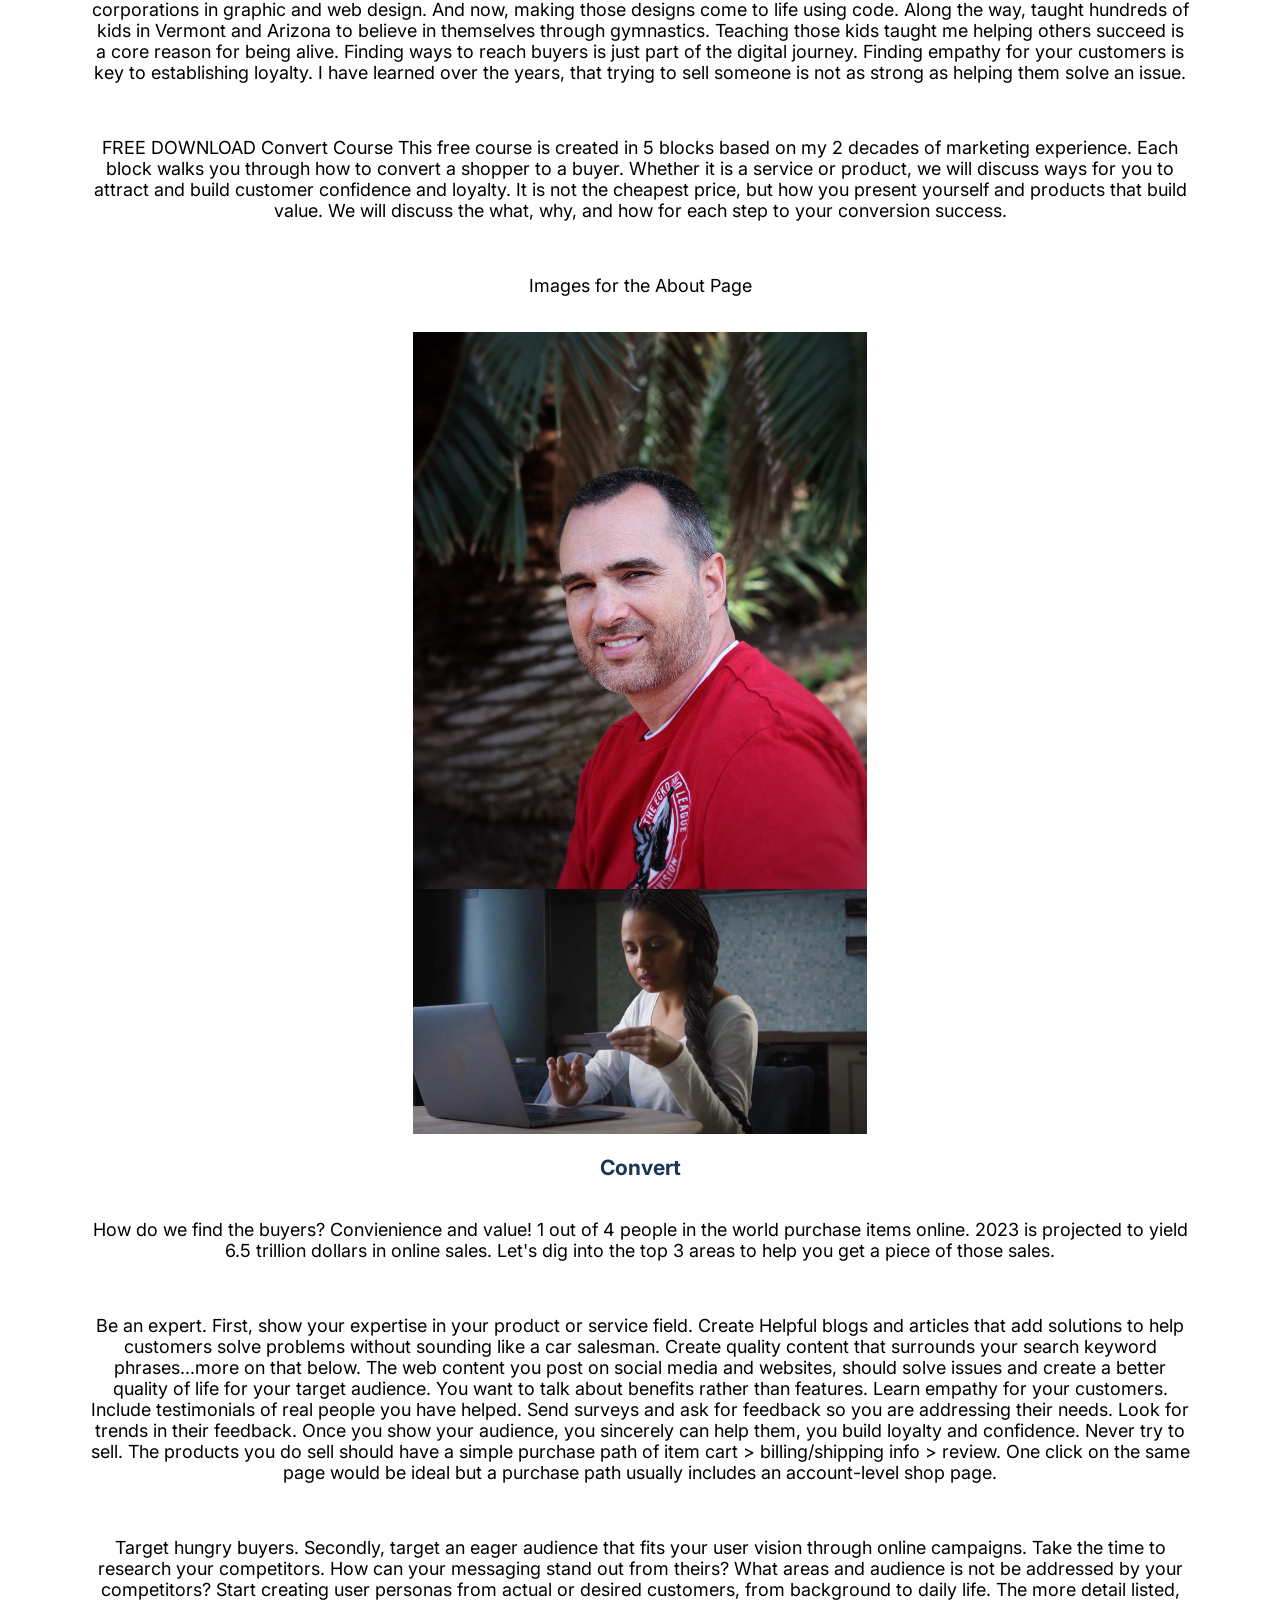
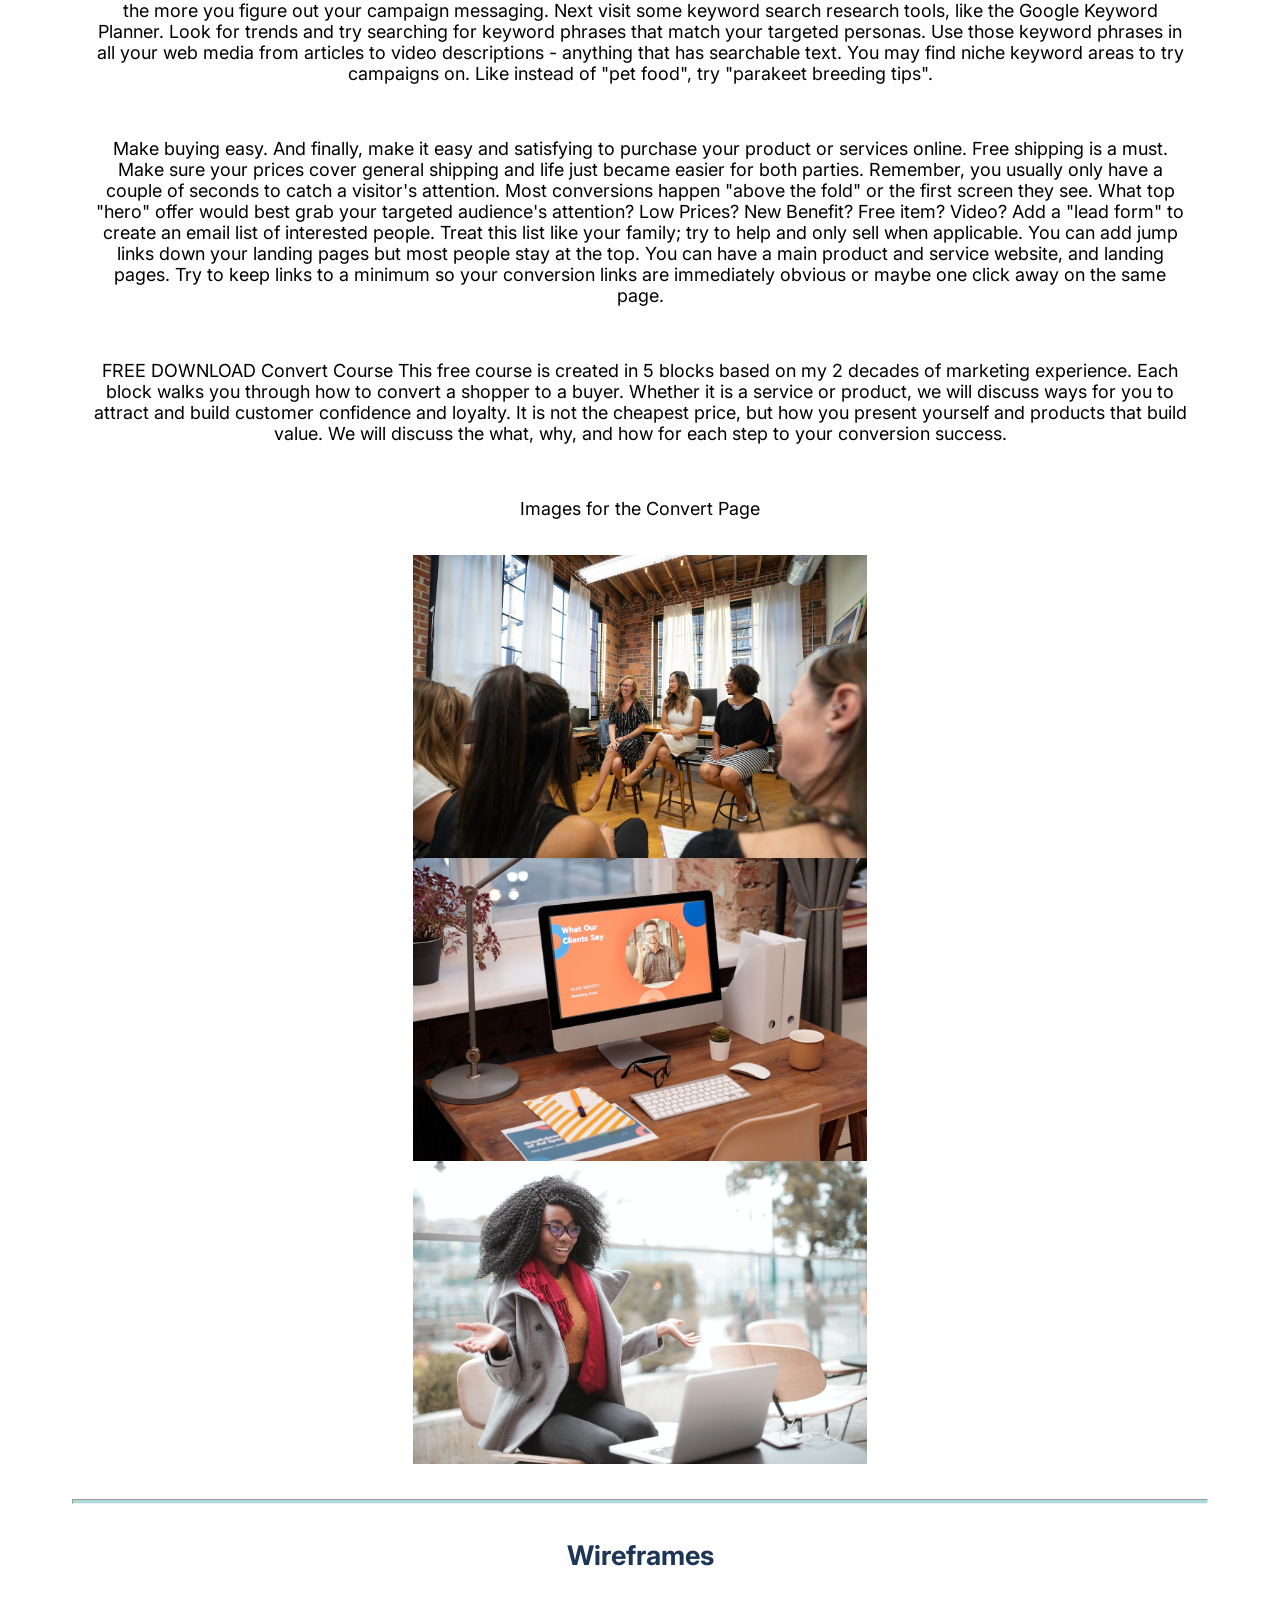
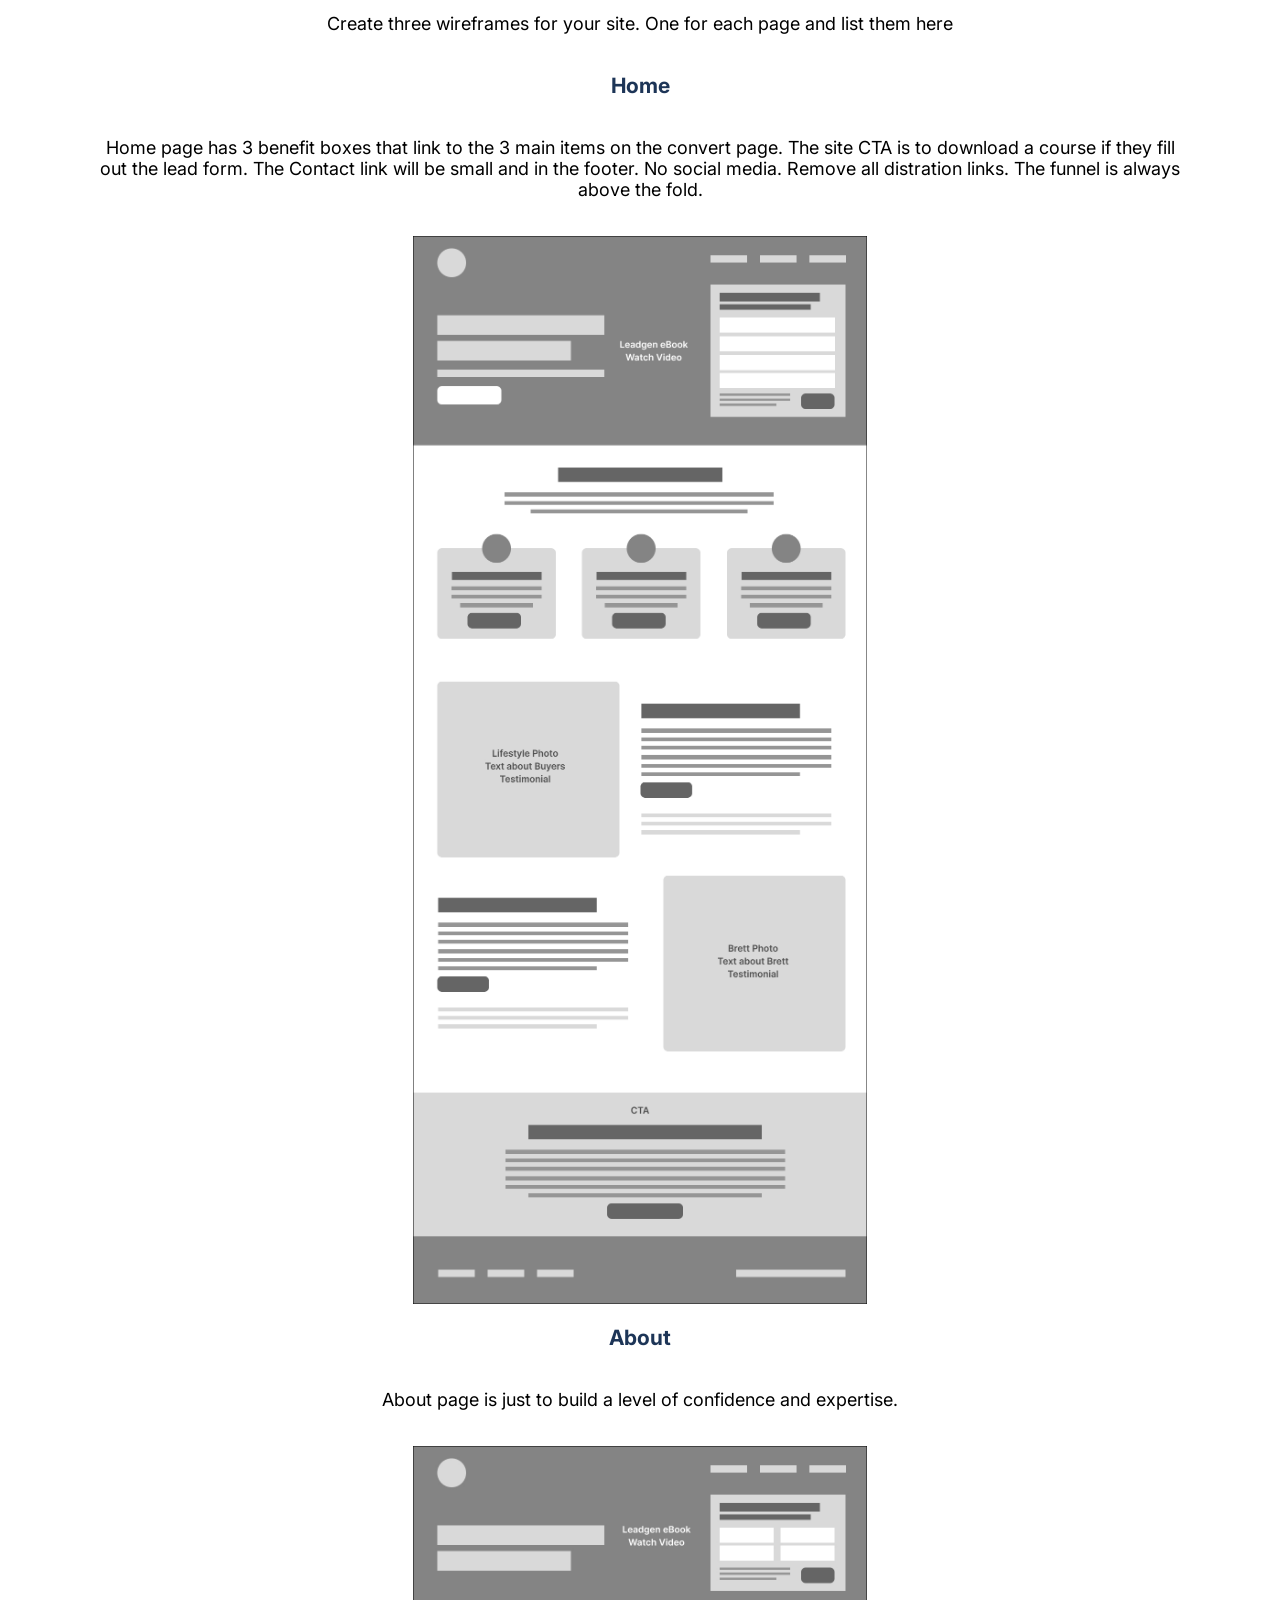
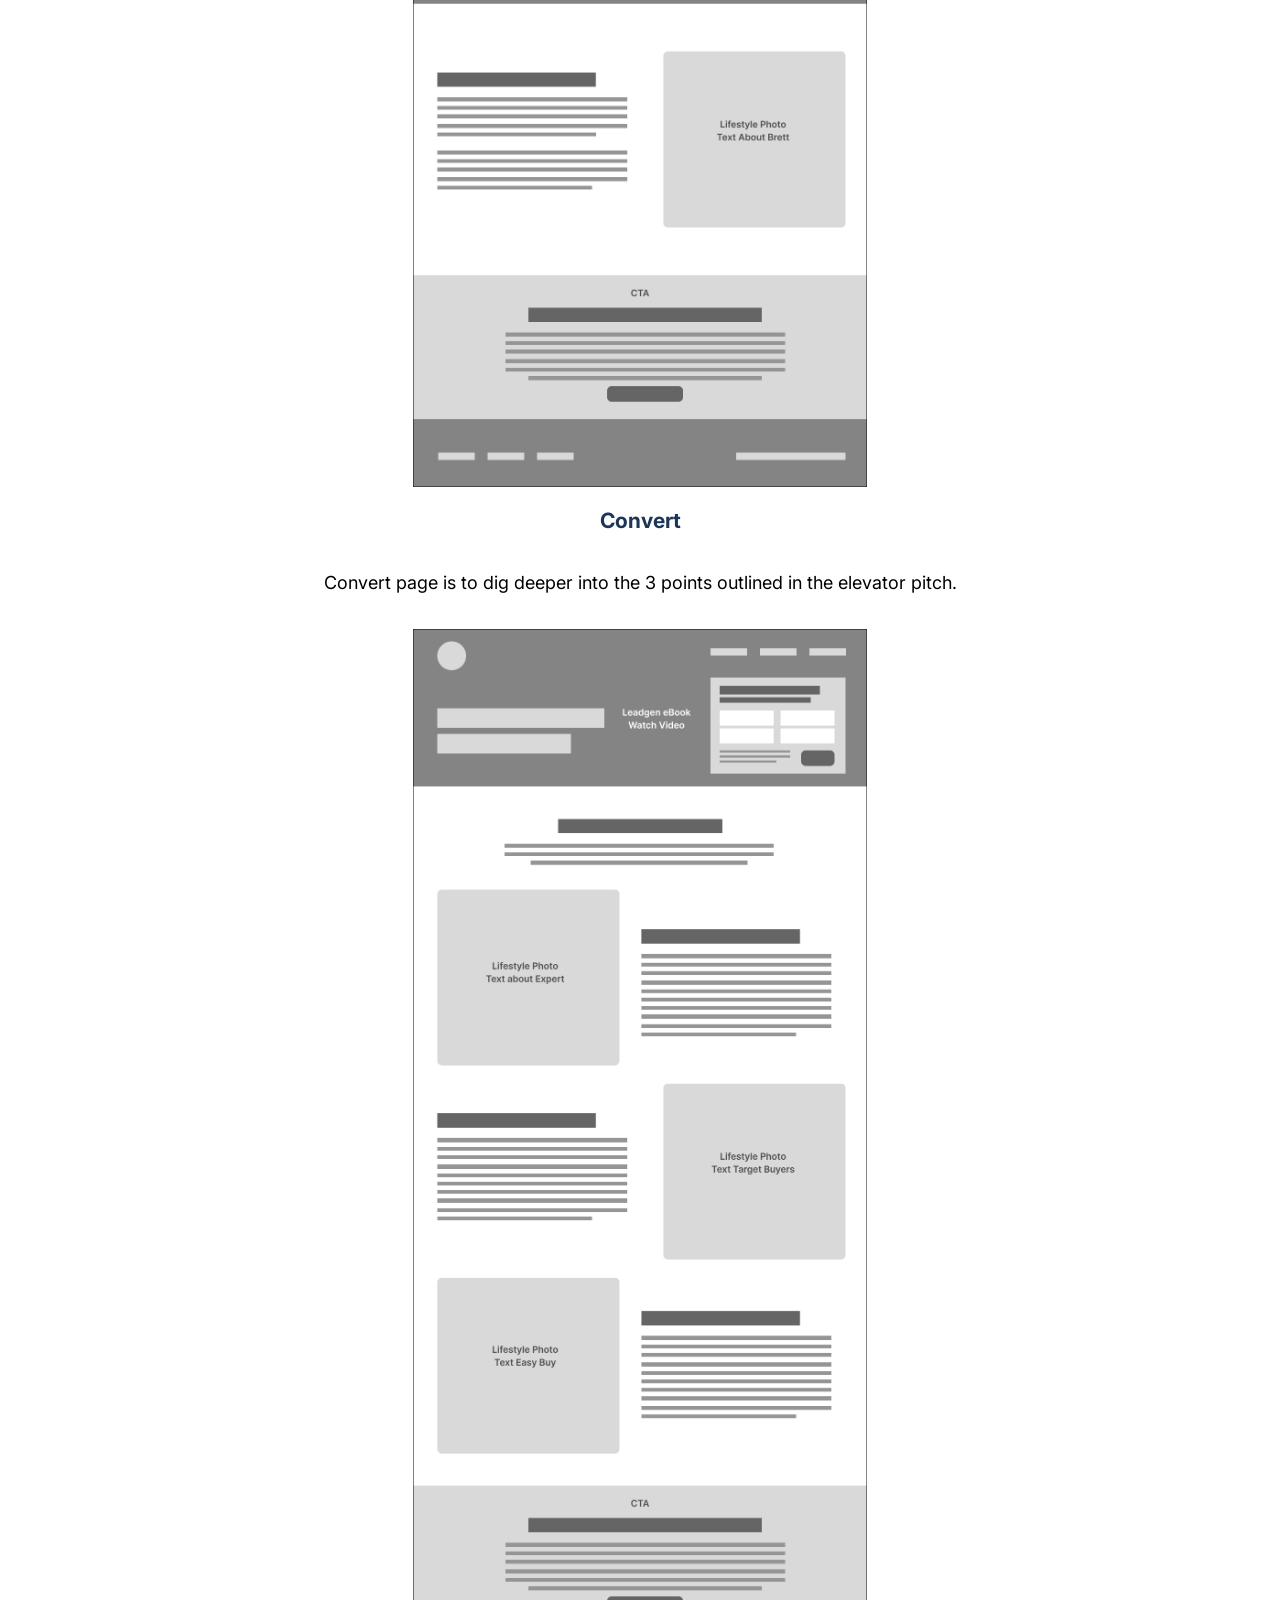
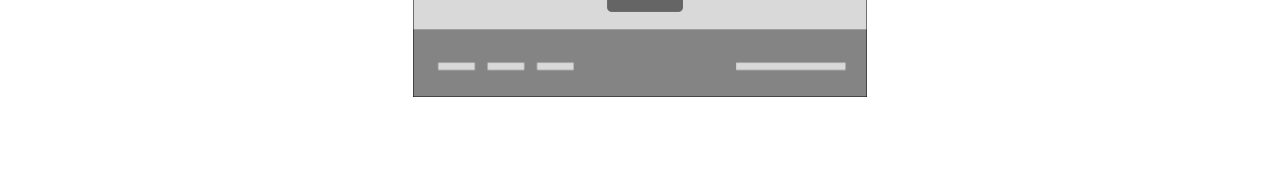
<file: convert/site-plan.html>
<!DOCTYPE html>
<html lang="en-us">

<head>
  <meta charset="utf-8">
  <title>Personal Site Plan</title>
  <link type="text/css" rel="stylesheet" href="styles/site-plan.css">
</head>

<body>
  <header>
    <h1>Convert Site Plan</h1>
    <h2>Brett Snyder</h2>
    <h2>WDD 130-15</h2>
    <!-- In the header above, add the name or your site, your name and class number. For example if you are in section 3 you would put WDD 130.03 -->
  </header>
  <main>

    <!-- ------------------------Steps 2-3------------------------------ -->
    <hr>
    <h2>Overview</h2>
    <h3>Purpose</h3>
    <p>To answer: How do you convert shoppers into buyers? First, show your expertise in that product field. Present
      easy to understand content and user testimonials. Secondly, target a hungry audience that fits your user vision
      through online campaigns. And finally,
      make it easy and satifying to purchase your product online. I would like to build a site that clearly outlines
      those 3 things. Approach is a series of microsites to gain leads through expertise and support. Later will sell my
      services to leads. Not
      selling anything at this point.
    </p> <!-- change this -->

    <h3>Audience</h3>
    <p>Online Sellers: 69.4% Male, 30.6% Female. Average ages range from 26-57 (Millinials to GenX). 9.1 Million Online
      Retailers in the world and
      2.5 Million of them are
      in the United States. The sellers can be broken down into three categories commonly known as Branded sellers,
      Traditional sellers, and Virtual Goods sellers. Many sell products on their own website by utilizing an in-house
      solution or a shopping cart platform. The rest will find a Marketplace for multiple sellers to list and sell
      products to be shipped and fulfilled by the Marketplace, the seller, or both. The audience for this site is mainly
      those with existing ecommerce or merchant shops,
      looking for more
      effective reach. </p>
    <!-- change this -->

    <hr>
    <h2>Branding</h2>
    <h3>Website Logo</h3>
    <!-- Replace this with some sort of logo for your site.  A logo can be as simple as the name of your site in a nice font :) -->

    <!-- Logo should be my avatar - personal touch rather than corporate branding -->
    <img class="logo-img" src="images/avatar.jpg" alt="Logo image">
    <hr>
    <h2>
      Style Guide
    </h2>

    <!-- ------------------------Steps 4-8------------------------------ -->

    <h3>
      Color Palette
    </h3>
    <!--  The colors you choose for a website are one of the most important decisions you will make. Follow the instructions on the activity in iLearn then return and replace the color codes below with the hex color codes (the 6 digit numbers that show at the bottom of each color) for the colors you have chosen below.  You should have at least 2 colors but do not have to fill in all 4 if you do not need them.  -->

    <!-- Copy and paste the URL to your finished palette below Make sure to paste it into both spots -->
    Palette URL: <a href="https://coolors.co/palette/e63946-f1faee-a8dadc-457b9d-1d3557"
      target="_blank">https://coolors.co/palette/e63946-f1faee-a8dadc-457b9d-1d3557</a>


    <table class="colors">
      <tr>
        <th>Primary</th>
        <th>Secondary</th>
        <th>Accent 1</th>
        <th>Accent 2</th>
      </tr>
      <!-- Replace the numbers in the boxes below with your hex color codes. Then switch to the site-plan.css file and change your colors there as well. -->
      <tr>
        <td class="primary">#457B9D</td>
        <td class="secondary">#1D3557</td>
        <td class="accent1">#A8DADC</td>
        <td class="accent2">#E63946</td>
      </tr>
    </table>

    <!-- ------------------------Step 9------------------------------ -->

    <h3>
      Typography
    </h3>
    <!-- Choose a font for your paragraphs (body copy) and headlines. What font(s) have you chosen? Why did you choose what you did?  Make sure to review the list of web safe fonts at W3Schools.org as a starting point.  Think also about which of your colors above you might use for background and font colors. -->

    <!-- I really like the Inter font. It is a variable font so the one font includes all variations. -->
    <h4>
      Heading Font: Inter
      <!-- change this -->
    </h4>
    <h4>
      Paragraph Font: Inter
      <!-- change this -->
    </h4>
    <h3>
      Normal paragraph example
    </h3>
    <p>
      Lorem ipsum dolor sit amet, consectetur adipiscing elit, sed do eiusmod tempor incididunt ut labore et dolore
      magna aliqua. Ut enim ad minim veniam, quis nostrud exercitation ullamco laboris nisi ut aliquip ex ea commodo
      consequat. Duis aute irure dolor in reprehenderit in voluptate velit esse cillum dolore eu fugiat nulla pariatur.
      Excepteur sint occaecat cupidatat non proident, sunt in culpa qui officia deserunt mollit anim id est laborum.
    </p>
    <h3>
      Colored paragraph example
    </h3>
    <p class="colored">
      Lorem ipsum dolor sit amet, consectetur adipiscing elit, sed do eiusmod tempor incididunt ut labore et dolore
      magna aliqua. Ut enim ad minim veniam, quis nostrud exercitation ullamco laboris nisi ut aliquip ex ea commodo
      consequat.
    </p>

    <!-- ------------------------Step 10------------------------------ -->

    <h3>
      Navigation
    </h3>
    <!-- Think about how you want your navigation bar to look. In the site-plan.css file change the colors to your colors to get the look you desire. -->

    <!-- I will probably do a transparent nav - but changed nav color as requested -->
    <nav>
      <a href="#">Home</a>
      <a href="#">About</a>
      <a href="#">Convert</a>
    </nav>
    <hr>
    <h2>
      Site Map
    </h2>
    <div class="sitemap">
      <div class="sm-home">
        Home
      </div>
      <div class="sm-page2">
        About
        <!-- change this -->
      </div>
      <div class="sm-page3">
        Convert
        <!-- change this -->
      </div>

      <div class="top">
        &nbsp;
      </div>
      <div class="left">
        &nbsp;
      </div>
      <div class="right">
        &nbsp;
      </div>

    </div>

    <!-- --------Content Section -------------- -->
    <hr>
    <h2>
      Content
    </h2>
    <h3>Home</h3>
    <p>ONLINE MARKETING SERIES Convert shoppers into buyers? 2023 is projected to yield 6.5 trillion dollars in online
      sales. I will show you how to be a part of that.</p>
    <p>What is a Conversion? Conversion is turning shoppers into buyers. At that point in your website journey, people
      repspond to your call-to-action. Let's find out how.</p>
    <p>Be an Expert Spend time helping others succeed, instead of just trying to sell. Show your visitors you know how
      to sincerely help them. Share your experiences and provide possible solutions for them.</p>

    <p>Target Buyers Create user stories of a range of sample customers... user background, house, work, hobbies,
      friends, as much detail as possible. Look for search keyword trends on Google. Try niche campaigns.</p>

    <p>Easy Buy What is the simplest way for your audience to get what they need? Your action item should be obvious to
      anyone, and just one click away. Purchasing items should be an easy 1-3 step process.</p>

    <p>Buyers be where? So you have an awesome product or service. Now what? The web is based around searching for
      things. You will want to offer valuable content based around targeted keywords you have researched. These keywords
      will be based on an audience you have outlined in user personas and from competitor research. Once you figure out
      you audience then you are halfway there!</p>

    <p>“I have followed Brett's Convert Course for over a year now, and it does work! My bird food shop went from
      hundreds to several thousand customers in just six months.” - Barbra T.</p>

    <p>Who is Brett Snyder? I am a web designer and developer that has been in Marketing since before digital was a
      thing. Over the years doing print advertising, the web evolved and showed a faster way to reach customers. What
      are the site requirements and flows for the best conversion paths? Then off to the races with graybox, designs,
      and prototypes all in Figma. Maybe an HTML prototype to preframe development. Finally, build the site. Throw on a
      heatmap & a/b tests. Sounds fun to me.</p>

    <p>“Brett has helped my online business grow from just an idea I had a couple of years ago. He has been generous
      with his time and has shown me how to be my own boss.” - Franklin D.</p>

    <p>FREE DOWNLOAD Convert Course This free course is created in 5 blocks based on my 2 decades of marketing
      experience. Each block walks you through how to convert a shopper to a buyer. Whether it is a service or product,
      we will discuss ways for you to attract and build customer confidence and loyalty. It is not the cheapest price,
      but how you present yourself and products that build value. We will discuss the what, why, and how for each step
      to your conversion success.</p>

    <p>Images for the Home page</p>
    <img src="https://topwebworks.github.io/wdd130/convert/images/pexels-liza-summer-6347709.jpg" style="width: 40%;"
      alt="image for homepage">
    <img src="https://topwebworks.github.io/wdd130/convert/images/brettcandid.jpg" style="width: 40%;"
      alt="image for homepage">

    </ul>
    <h3>About</h3>
    <p>Two decades of web marketing. I’m Brett Snyder, at 17 did a sketch that ended up in some stores. Spent several
      years working for corporations in
      graphic and web design. And now, making those designs come to life using code. Along the way, taught hundreds of
      kids in Vermont and Arizona to believe in themselves through gymnastics. Teaching those kids taught me helping
      others succeed is a core reason for being alive. Finding ways to reach buyers is just part of the digital journey.
      Finding empathy for your customers is key to
      establishing loyalty. I have learned over the years, that trying to sell someone is not as strong as helping them
      solve an issue.</p>

    <p>FREE DOWNLOAD Convert Course This free course is created in 5 blocks based on my 2 decades of marketing
      experience. Each block walks you through how to convert a shopper to a buyer. Whether it is a service or product,
      we will discuss ways for you to attract and build customer confidence and loyalty. It is not the cheapest price,
      but how you present yourself and products that build value. We will discuss the what, why, and how for each step
      to your conversion success.</p>

    <p>Images for the About Page</p>
    <img src="https://topwebworks.github.io/wdd130/convert/images/brett-1080.jpg" style="width: 40%;"
      alt="image for page">
    <img src="https://topwebworks.github.io/wdd130/convert/images/home-hero-mobile.jpg" style="width: 40%;"
      alt="image for page">

    </ul>
    <h3>Convert</h3>

    <p>How do we find the buyers? Convienience and value! 1 out of 4 people in the world purchase items online. 2023 is
      projected to yield 6.5 trillion dollars in online sales. Let's dig into the top 3 areas to help you get a piece of
      those sales.</p>

    <p>Be an expert. First, show your expertise in your product or service field. Create Helpful blogs and articles that
      add solutions to help customers solve problems without sounding like a car salesman. Create quality content that
      surrounds your search keyword phrases...more on that below. The web content you post on social media and websites,
      should solve issues and create a better quality of life for your target audience. You want to talk about benefits
      rather than features. Learn empathy for your customers. Include testimonials of real people you have helped. Send
      surveys and ask for feedback so you are addressing their needs. Look for trends in their feedback. Once you show
      your audience, you sincerely can help them, you build loyalty and confidence. Never try to sell. The products you
      do sell should have a simple purchase path of item cart > billing/shipping info > review. One click on the same
      page would be ideal but a purchase path usually includes an account-level shop page.</p>

    <p>Target hungry buyers. Secondly, target an eager audience that fits your user vision through online campaigns.
      Take the time to research your competitors. How can your messaging stand out from theirs? What areas and audience
      is not be addressed by your competitors? Start creating user personas from actual or desired customers, from
      background to daily life. The more detail listed, the more you figure out your campaign messaging. Next visit some
      keyword search research tools, like the Google Keyword Planner. Look for trends and try searching for keyword
      phrases that match your targeted personas. Use those keyword phrases in all your web media from articles to video
      descriptions - anything that has searchable text. You may find niche keyword areas to try campaigns on. Like
      instead of "pet food", try "parakeet breeding tips".</p>

    <p>Make buying easy. And finally, make it easy and satisfying to purchase your product or services online. Free
      shipping is a must. Make sure your prices cover general shipping and life just became easier for both parties.
      Remember, you usually only have a couple of seconds to catch a visitor's attention. Most conversions happen "above
      the fold" or the first screen they see. What top "hero" offer would best grab your targeted audience's attention?
      Low Prices? New Benefit? Free item? Video? Add a "lead form" to create an email list of interested people. Treat
      this list like your family; try to help and only sell when applicable. You can add jump links down your landing
      pages but most people stay at the top. You can have a main product and service website, and landing pages. Try to
      keep links to a minimum so your conversion links are immediately obvious or maybe one click away on the same page.
    </p>

    <p>FREE DOWNLOAD Convert Course This free course is created in 5 blocks based on my 2 decades of marketing
      experience. Each block walks you through how to convert a shopper to a buyer. Whether it is a service or product,
      we will discuss ways for you to attract and build customer confidence and loyalty. It is not the cheapest price,
      but how you present yourself and products that build value. We will discuss the what, why, and how for each step
      to your conversion success.</p>

    <p>Images for the Convert Page</p>
    <img src="https://topwebworks.github.io/wdd130/convert/images/pexels-dani-hart-3719037.jpg" style="width: 40%;"
      alt="image for page3">
    <img src="https://topwebworks.github.io/wdd130/convert/images/pexels-mikael-blomkvist-6476584.jpg"
      style="width: 40%;" alt="image for page3">
    <img src="https://topwebworks.github.io/wdd130/convert/images/pexels-andrea-piacquadio-3762940.jpg"
      style="width: 40%;" alt="image for page3">


    </ul>
    <hr>
    <h2>
      Wireframes
    </h2>
    <p>
      Create three wireframes for your site. One for each page and list them here</p>

    <h3>Home</h3>
    <p>
      Home page has 3 benefit boxes that link to the 3 main items on the convert page. The site CTA is to download a
      course if they fill out the lead form. The Contact link will be small and in the footer. No social media.
      Remove all distration links. The funnel is always above the fold.
    </p>
    <img src="images/personal-home.jpg" style="width: 40%;" alt="Home page wireframe">

    <h3>About</h3>
    <p>
      About page is just to build a level of confidence and expertise.
    </p>
    <img src="images/personal-about.jpg" style="width: 40%;" alt="About page wireframe">

    <h3>Convert</h3>
    <p>
      Convert page is to dig deeper into the 3 points outlined in the elevator pitch.
    </p>
    <img src="images/personal-convert.jpg" style="width: 40%;" alt="Convert page wireframe">
  </main>
</body>

</html>
</file>
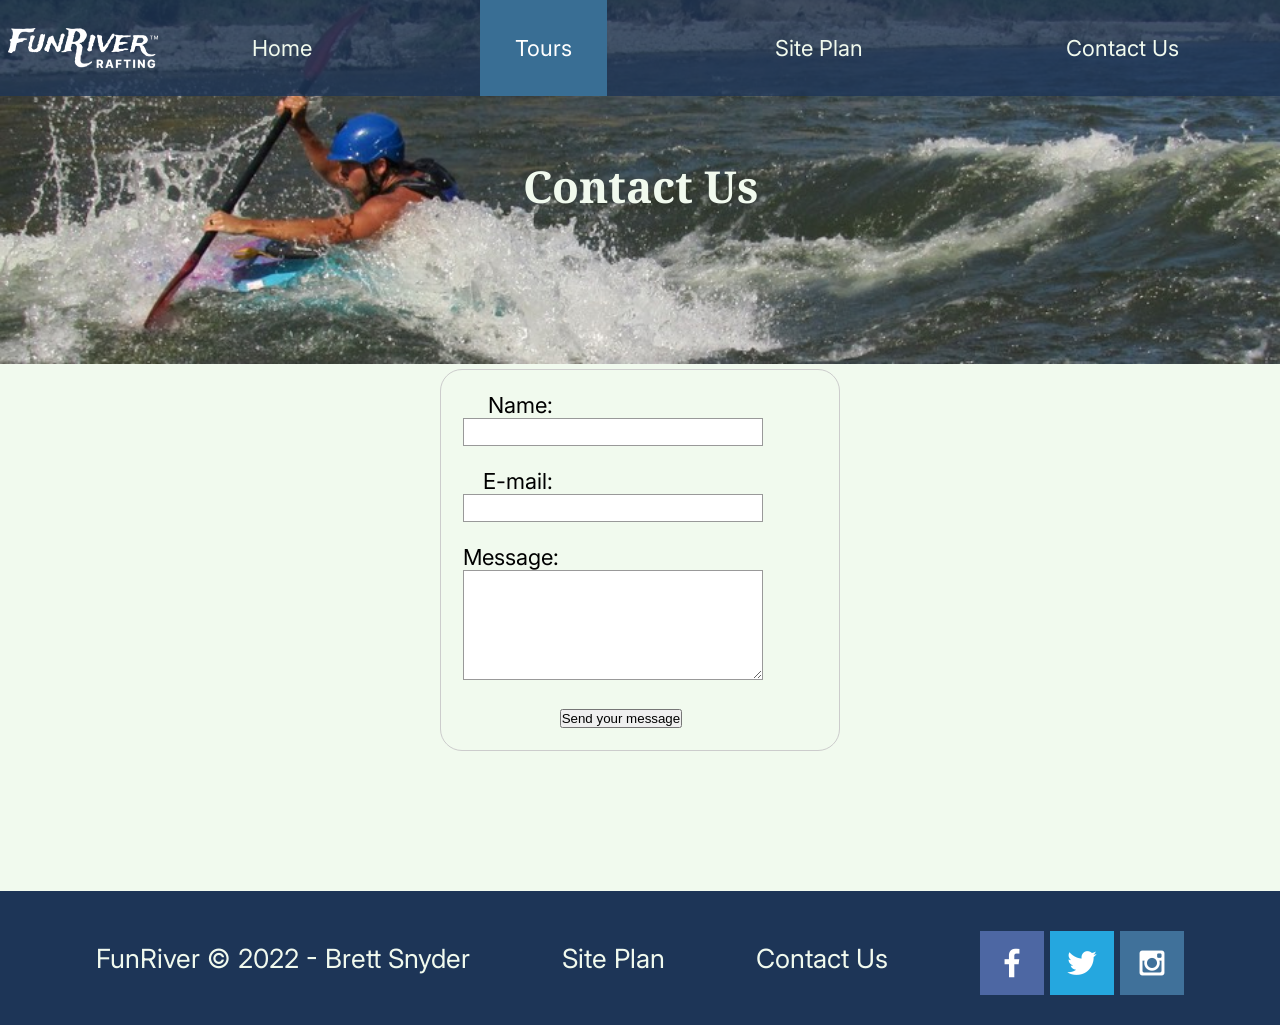
<file: wwr/contactus.html>
<!DOCTYPE html>
<html lang="en">

<head>
  <meta charset="UTF-8">
  <meta http-equiv="X-UA-Compatible" content="IE=edge">
  <meta name="viewport" content="width=device-width, initial-scale=1.0">
  <title>FunRiver Rafting Vacations | Rafting Tours | Contact Us</title>
  <link rel="stylesheet" href="styles/style.css">
</head>

<body>
  <div id="content">
    <header>
      <a id="logo_link" href="index.html">
        <img class="logo" src="images/funriver-logo-rev.png" alt="FunRiver Logo">
      </a>
      <nav>
        <a href="index.html">Home</a>
        <a href="tours.html" class="active">Tours</a>
        <a href="site-plan-rafting.html">Site Plan</a>
        <a href="contactus.html">Contact
          Us</a>
      </nav>
    </header>
    <div id="hero">
      <div id="hero-box">
        <img id="hero-img" src="images/salmon-kayak-banner1.jpg" alt="People enjoying white water rafting">
      </div>
      <section id="tours-hero-msg">
        <h1 class="home-title">Contact Us</h1>
      </section>
    </div>
    <main class="tours-main">

      <div id="feedback"></div>

      <form action="/my-handling-form-page" method="post">
        <ul>
          <li>
            <label for="name">Name:</label>
            <input type="text" id="name" name="user_name">
          </li>
          <li>
            <label for="mail">E-mail:</label>
            <input type="email" id="mail" name="user_mail">
          </li>
          <li>
            <label for="msg">Message:</label>
            <textarea id="msg" name="user_message"></textarea>
          </li>
          <li class="button">
            <button type="submit">Send your message</button>
          </li>
        </ul>
      </form>



    </main>
    <footer>
      <p>FunRiver &copy; 2022 - Brett Snyder</p>
      <p><a href="site-plan-rafting.html">Site Plan</a></p>
      <p><a href="mailto:test@test.com">Contact
          Us</a></p>
      <div class="social">
        <a href="https://facebook.com" target="_blank">
          <img src="images/facebook.png" alt="fb icon">
        </a>
        <a href="https://twitter.com" target="_blank">
          <img src="images/twitter.png" alt="twitter icon">
        </a>
        <a href="https://instagram.com" target="_blank">
          <img src="images/instagram.png" alt="instagram icon">
        </a>
      </div>
    </footer>
  </div>

  <script>
    // get the feedback div element so we can do something with it.
    const feedbackElement = document.getElementById('feedback');
    // get the form so we can read what was entered in it.
    const formElement = document.forms[0];
    // add a 'listener' to wait for a submission of our form. When that happens run the code below.
    formElement.addEventListener('submit', function (e) {
      // stop the form from doing the default action.
      e.preventDefault();
      // set the contents of our feedback element to a message letting the user know the form was submitted successfully. Notice that we pull the name that was entered in the form to personalize the message!
      feedbackElement.innerHTML = 'Hello ' + formElement.user_name.value + '! Thank you for your message. We will get back with you as soon as possible!';
      // make the feedback element visible.
      feedbackElement.style.display = "block";
      // add a class to move everything down so our message doesn't cover it.
      document.body.classList.toggle('moveDown');
    });
  </script>

</body>

</html>
</file>
<file: aboutme/styles/styles.css>
/* reset */

body {
  margin: 0;
  padding: 0;
  position: relative;
  z-index: 0;
}

* {
  box-sizing: border-box;
  margin: 0;
  padding: 0;
}

a,
button {
  text-decoration: none;
  cursor: pointer;
}

hr,
p,
h1,
h2,
h3,
h4 {
  margin-block-start: 0;
  margin-block-end: 0;
}

/* ------- TESTING ------- */

.border-red {
  border: 1px solid red;
}

.border-green {
  border: 1px solid green;
}

.border-blue {
  border: 1px solid blue;
}

/* global styles */

body {
  font-family: Arial, Helvetica, sans-serif;
}

.container {
  width: 100%;
}

.container-lg {
  max-width: 1024px;
}

.flex {
  display: flex;
}

.justify-center {
  justify-content: center;
}

.max-w-xs {
  max-width: 250px;
}

.my-lg {
  margin-top: 40px;
  margin-bottom: 40px;
}

.my-md {
  margin-top: 20px;
  margin-bottom: 20px;
}

.my-xs {
  margin-top: 5px;
  margin-bottom: 5px;
}

.px-md {
  padding-left: 4%;
  padding-right: 4%;
}

.rounded-md {
  border-radius: 10px;
}

.text-base {
  font-size: 16px;
  line-height: 28px;
}

/* profile page styles */
</file>
<file: challenge04-bretts/styles/styles.css>
body {
  background-color: #efaac8;
  /* Root font size 16px */
  font-size: 100%;
  font-family: Arial, Helvetica, sans-serif;
}

.main-wrapper {
  width: 100%;
  max-width: 768px;
  margin: 0 auto;
}

.header-title {
  font-size: 4rem;
  color: #ffffff;
  text-align: center;
  line-height: 30px;
  padding-top: 50px;
}

.header-title:hover {
  color: #444444;
}

.top-quote {
  margin: 0 auto;
  width: 100%;
  max-width: 450px;
  color: #ffffff;
}

.articles-list {
  margin: 0 auto;
  width: 100%;
  max-width: 450px;
  color: #444444;
  font-weight: bold;
  margin-top: 50px;
}

.top-quote > p {
  text-align: center;
}

.top-quote > p > span {
  display: block;
  padding-top: 10px;
}

.prophet-container {
  margin: 0 auto;
  width: 100%;
  max-width: 450px;
  text-align: center;
  margin: 60px auto 80px;
}

.prophet-container > img {
  width: 100%;
  max-width: 250px;
  border-radius: 5px;
}

.bottom-quote {
  font-size: 2rem;
  color: #ffffff;
  text-align: center;
}

.author {
  text-align: center;
  font-weight: bold;
}

.author > span {
  display: block;
  padding-top: 10px;
}
</file>
<file: challenge05-bretts/styles/styles.css>
/* reset */

body {
  margin: 0;
  padding: 0;
  position: relative;
  z-index: 0;
}

* {
  box-sizing: border-box;
  margin: 0;
  padding: 0;
}

a,
button {
  text-decoration: none;
  cursor: pointer;
}

hr,
p,
h1,
h2,
h3,
h4 {
  margin-block-start: 0;
  margin-block-end: 0;
}

/* Main Styles */

.main-container {
  width: 100%;
  max-width: 1100px;
  margin: 50px auto;
  padding: 0;
}

.hero-img {
  width: 100%;
  display: block;
}

.circles-container {
  width: 100%;
  background-color: #737373;
  padding: 30px;
}

.circles-wrapper {
  display: flex;
  justify-content: space-between;
  width: 100%;
  max-width: 900px;
  margin: 0 auto;
}

.circle-img-container {
  width: 250px;
  height: 250px;
  margin: 10px;
  border: 10px solid #444444;
  border-radius: 50%;
}

.bkg-img-1 {
  background-image: url('../images/w05_ice_image_desk.jpg');
  background-position: center center;
  background-size: cover;
}

.bkg-img-2 {
  background-image: url('../images/w05_ice_image_graphic.png');
  background-position: center center;
  background-size: cover;
}

.bkg-img-3 {
  background-image: url('../images/w05_ice_image_person.jpg');
  background-position: center center;
  background-size: cover;
}
</file>
<file: challenge06-bretts/styles/styles.css>
/* reset */

body {
  margin: 0;
  padding: 0;
  position: relative;
  z-index: 0;
  font-family: Cochin, Georgia, Times, 'Times New Roman', serif;
  font-size: 16px;
}

* {
  box-sizing: border-box;
  margin: 0;
  padding: 0;
}

a,
button {
  text-decoration: none;
  cursor: pointer;
}

hr,
p,
h1,
h2,
h3,
h4 {
  margin-block-start: 0;
  margin-block-end: 0;
}

/* Main Styles */

.main-container {
  width: 100%;
  max-width: 900px;
  margin: 50px auto;
}

.grid-container {
  display: grid;
  position: relative;
  grid-template-columns: 50% 50%;
  width: 100%;
}

.grid-child:nth-child(odd) {
  background-color: #b9b8b9;
  display: flex;
  align-items: end;
}

.grid-child > img {
  width: 100%;
}

h1 {
  z-index: 1;
  position: absolute;
  top: 80px;
  width: 100%;
  text-align: center;
  font-size: 7rem;
  letter-spacing: 10px;
}

h2 {
  text-align: center;
  color: #8c201a;
  font-size: 4rem;
  letter-spacing: 10px;
  width: 100%;
  padding-bottom: 90px;
}
</file>
<file: convert/styles/styles.css>
/* ------- IMPORT GOOGLE FONTS ------- */

@import url('https://fonts.googleapis.com/css2?family=Inter:wght@400;500;600;700;800;900&display=swap');

:root {
  /* ------- CSS VARIABLES ------- */

  --primary: #457b9d;
  --primary-light: #a8dadc;
  --primary-transparent: rgba(69, 123, 157, 0.45);
  --primary-dark: #1d3557;
  --primary-dark-transparent: rgba(29, 53, 87, 0.35);
  --primary-video-transparent: rgba(29, 53, 87, 0.6);
  --accent2-color: #e63946;
  --accent2-color-hover: #7a2028;
  --transparent: rgba(255, 255, 255, 0);
  --white-transparent: rgba(255, 255, 255, 0.35);
  --font-family: 'Inter', Helvetica, Arial, sans-serif;
  --white: #ffffff;
  --gray-50: #f9fafb;
  --gray-100: #f3f4f6;
  --gray-300: #d1d5db;
  --gray-500: #6b7280;
  --gray-900: #111827;
}

/* ------- RESET ------- */

body,
header,
main,
footer {
  margin: 0;
  padding: 0;
  position: relative;
  z-index: 0;
}

* {
  box-sizing: border-box;
  margin: 0;
  padding: 0;
}

a,
button {
  text-decoration: none;
  cursor: pointer;
}

hr,
p,
h1,
h2,
h3,
h4,
form {
  margin-block-start: 0;
  margin-block-end: 0;
}

/* ------- TESTING ------- */

.border-red {
  border: 1px solid red;
}

.border-green {
  border: 1px solid green;
}

.border-blue {
  border: 1px solid blue;
}

/* ------- GLOBAL PAGE ------- */

html {
  scroll-behavior: smooth;
}

body {
  font-family: var(--font-family);
  background-color: var(--white);
  font-size: 16px;
}

a:hover,
button:hover {
  -webkit-transition: all 0.3s 0s ease;
  -moz-transition: all 0.3s 0s ease;
  -o-transition: all 0.3s 0s ease;
  transition: all 0.3s 0s ease;
  opacity: 0.8;
}

form,
a,
h1,
h2,
h3,
h4,
h5,
p {
  font-family: var(--font-family);
}

h1,
h2,
h3,
h4,
h5 {
  font-weight: bold;
}

h3 {
  font-size: 1.3rem;
}

.mb-xl {
  margin-bottom: 40px;
}

.mb-md {
  margin-bottom: 10px;
}

.mb-sm {
  margin-bottom: 5px;
}

.mb-lg {
  margin-bottom: 20px;
}

.mb-xl {
  margin-bottom: 50px;
}

.mb-0 {
  margin-bottom: 0;
}

.pb-0 {
  padding-bottom: 0;
}

.ml-sm {
  margin-left: 5px;
}

.mr-sm {
  margin-right: 5px;
}

.text-normal {
  font-size: 1rem;
  line-height: 28px;
}

.text-sm {
  font-size: 0.9rem;
  line-height: 24px;
}

.text-xs {
  font-size: 0.8rem;
  line-height: 20px;
}

.text-caption {
  font-size: 0.5rem;
  line-height: 14px;
}

.eyebrow {
  letter-spacing: 2px;
  text-transform: uppercase;
  font-style: normal;
  font-weight: bold;
  font-size: 1rem;
  line-height: 24px;
  padding: 2px;
}

.text-center {
  text-align: center;
}

.text-link {
  white-space: nowrap;
  font-weight: bold;
}

.nav-active,
.text-link:hover {
  text-decoration: underline;
}

.title-link:hover {
  text-decoration: underline;
}

.text-white {
  color: var(--white);
}

.text-gray {
  color: var(--gray-500);
}

.text-darkgray {
  color: var(--gray-900);
}

.text-primary {
  color: var(--primary);
}

.text-darkprimary {
  color: var(--primary-dark);
}

.primary-bkg {
  background: var(--primary);
}

.accent2-bkg {
  background: var(--accent2-color);
}

.button.accent-bkg:hover {
  background: var(--accent2-color-hover);
}

.transparent-bkg {
  background: var(--transparent);
}

.button.primary-bkg:hover {
  background: var(--primary-dark);
}

.button.transparent-light-bkg,
.button.transparent-dark-bkg {
  background: var(--transparent);
}

.button.transparent-light-bkg:hover {
  background: var(--white-transparent);
}

.button.transparent-dark-bkg:hover {
  background: var(--primary-transparent);
}

.border-primary {
  border: 1px solid var(--primary);
}

.border-primary-dark {
  border: 1px solid var(--primary-dark);
}

.border-accent2 {
  border: 1px solid var(--accent2-color);
}

.border-white {
  border: 1px solid var(--white);
}

.border-darkgray {
  border: 1px solid var(--gray-900);
}

.button-lg {
  padding: 7px 20px;
  box-shadow: 0px 1px 2px rgba(0, 0, 0, 0.05);
  border-radius: 5px;
  margin: 8px 5px;
}

.form-button-lg {
  padding: 5px 20px;
  box-shadow: 0px 1px 2px rgba(0, 0, 0, 0.05);
  border-radius: 5px;
  margin: 8px 5px;
}

.button-text {
  font-weight: 600;
  font-size: 0.8rem;
  line-height: 24px;
  text-align: center;
  text-transform: uppercase;
  letter-spacing: 1px;
  white-space: nowrap;
}

.title-3xl {
  font-weight: bold;
  font-size: 3rem;
  line-height: 58px;
  letter-spacing: -1px;
  padding-bottom: 10px;
}

.title-lg {
  font-weight: bold;
  font-size: 2rem;
  line-height: 40px;
  letter-spacing: -1px;
  padding-bottom: 10px;
}

.title-md {
  font-weight: bold;
  font-size: 1.8rem;
  line-height: 34px;
  letter-spacing: 0;
  padding-bottom: 10px;
}

.title-xs {
  font-weight: bold;
  font-size: 1.1rem;
  line-height: 23px;
  letter-spacing: 0;
  padding-bottom: 10px;
}

.buttonset-container {
  display: flex;
  flex-direction: row;
}

.phone-container {
  display: flex;
  align-items: center;
  text-align: center;
}

.button-container {
  display: flex;
  align-items: center;
  justify-content: center;
}

.center-justify {
  justify-content: center;
}

.shadow-lg {
  box-shadow: 0px 10px 15px -3px rgba(0, 0, 0, 0.1),
    0px 4px 6px -2px rgba(0, 0, 0, 0.05);
}

.hr-light {
  background-color: var(--gray-300);
  height: 1px;
  width: 100%;
  margin: 30px 0;
  border-style: none;
}

.text-nowrap {
  white-space: nowrap;
}

/* ------- HERO BLOCK ------- */

.hero-block-video-background {
  display: flex;
  background-color: var(--transparent);
  position: fixed;
  top: 0;
  right: 0;
  bottom: 0; /* 25px */
  left: 0;
  overflow: hidden;
}

.hero-block-video-foreground,
.hero-block-video-background iframe {
  display: flex;
  position: absolute;
  top: 0;
  left: 0;
  width: 100%;
  height: 100%;
  pointer-events: none;
}

@media (min-aspect-ratio: 16/9) {
  .hero-block-video-foreground {
    height: 300%;
    top: -100%;
  }
}

@media (max-aspect-ratio: 16/9) {
  .hero-block-video-foreground {
    width: 300%;
    left: -100%;
  }
}

.hero-block-content {
  max-width: 700px;
}

.hero-block-nav-container {
  display: flex;
}

.nav-links {
  width: 100%;
  max-width: 300px;
}

.hero-block-container {
  /* background-image: url('/images/bkg-img-medium.jpg'); */
  background-position: center center;
  background-size: cover;
  display: flex;
  height: auto;
  position: relative;
  z-index: -99;
}

.hero-block-overlay {
  z-index: 0;
  width: 100%;
  margin: 0;
  background-color: var(--primary-video-transparent);
  display: flex;
}

.hero-block-wrapper {
  width: 100%;
  max-width: 1220px;
  height: auto;
  margin: 0 auto;
  display: flex;
  justify-content: space-between;
  align-items: center;
  flex-direction: column;
}

.home-hero {
  min-height: 450px;
}

.hero-block-nav-container {
  display: flex;
  justify-content: space-between;
  align-items: center;
  width: 100%;
}

.hero-block-nav-link,
.hero-block-logo-container {
  margin: 5px 4%;
  font-weight: bold;
}

.hero-block-content-wrapper {
  display: flex;
  flex-direction: row;
  width: 100%;
  justify-content: space-between;
  align-items: center;
  height: 100%;
  min-height: inherit;
}

.hero-block-left-container {
  padding: 30px 3% 30px;
  width: auto;
}

.hero-block-right-container {
  padding: 0 3% 30px;
  width: auto;
}

/* ------- LEAD FORM IN CARD ------- */

.lead-form-width {
  width: 100%;
  max-width: inherit;
}

.lead-form-card {
  display: flex;
  height: auto;
  width: 100%;
  min-width: 300px;
  border: 1px solid #e2e8f0;
  margin: 0 auto;
  border-radius: 5px;
  background-color: var(--white);
  -webkit-box-shadow: 3px 3px 12px 3px rgba(0, 0, 0, 0.1);
  /* change 0.1 to increase shadow intensity */
  box-shadow: 3px 3px 12px 2px rgba(0, 0, 0, 0.1);
  /* change 0.1 to increase shadow intensity */
  padding: 10px;
}

.lead-form-container {
  display: flex;
}

.lead-form-footer {
  display: flex;
  align-items: center;
  justify-content: space-between;
}

.lead-form-terms {
  padding: 8px 5px;
  max-width: 230px;
}

.lead-form-submit-btn-container {
  display: flex;
  width: 100%;
  justify-content: end;
}

.two-col-form {
  display: flex;
  justify-content: center;
  flex-direction: row;
  /* change from row to column to stack fields */
}

.home-form {
  flex-direction: column;
}

.lead-form-input-container {
  display: flex;
  width: 100%;
}

#fname,
#lname,
#email,
#phone,
#street,
#zip {
  width: 100%;
  margin: 6px 3px;
}

.form-inner input[type='text'],
.form-inner input[type='email'],
.form-inner input[type='tel'] {
  border: 1px solid #d2d2d2;
  height: inherit;
  color: var(--gray-900);
  background: var(--white);
  padding: 8px;
  margin: 10px;
  border-radius: 3px;
  font-size: 0.9rem;
  font-family: var(--font-family);
}

.form-error-message {
  font-size: 0.6rem;
  white-space: nowrap;
  text-align: left;
  color: red;
  font-weight: 600;
  line-height: 1px;
  position: relative;
  top: -3px;
  padding-left: 0;
  font-family: sans-serif;
}

form input.invalid[type='text'],
form input.invalid[type='email'],
form input.invalid[type='tel'] {
  border: 2px solid red;
  color: red;
}

form input.invalid[type='text']::placeholder,
form input.invalid[type='email']::placeholder,
form input.invalid[type='tel']::placeholder {
  color: red;
}

/* ------- CENTERED BLOCK ------- */

.centered-block-container {
  /* background-image: url(''); */
  background-position: center center;
  background-size: cover;
  display: flex;
  min-height: inherit;
  height: auto;
}

.centered-block-overlay {
  width: 100%;
  margin: 0;
  background-color: var(--white);
  display: flex;
}

.centered-block-wrapper {
  width: 100%;
  max-width: 1220px;
  height: auto;
  margin: 0 auto;
  display: flex;
  justify-content: center;
  align-items: center;
  flex-direction: column;
  padding: 70px 10px 60px;
}

.centered-block-content {
  max-width: 700px;
  display: flex;
  flex-direction: column;
  justify-content: center;
}

/* ------- BENEFITS BLOCK ------- */

.benefits-block-container {
  /* background-image: url(''); */
  background-position: center center;
  background-size: cover;
  display: flex;
  min-height: inherit;
  height: auto;
}

.benefits-block-overlay {
  width: 100%;
  margin: 0;
  background-color: var(--white);
  display: flex;
}

.benefits-block-wrapper {
  width: 100%;
  max-width: 1220px;
  height: auto;
  margin: 0 auto;
  display: flex;
  justify-content: center;
  align-items: center;
  flex-direction: column;
  padding: 50px 10px 20px;
}

.benefits-block-content {
  display: flex;
  flex-direction: column;
  justify-content: center;
  width: 100%;
}

.benefits-block-row {
  display: flex;
  flex-direction: row;
  justify-content: center;
}

.benefits-block-item-container {
  display: flex;
  flex-direction: column;
  justify-content: space-between;
  background-color: var(--gray-100);
  border-radius: 8px;
  padding: 20px 4% 20px;
  margin: 40px 10px;
  max-width: 600px;
  width: 33%;
  /* Change widths as needed - or inherit for variable widths */
}

.benefits-block-image-container {
  display: flex;
  align-items: center;
  justify-content: center;
  border-radius: 50%;
  width: 100px;
  height: 100px;
  margin: -70px auto 15px;
}

.benefits-block-image-1 {
  /* background-image: url('/images/bkg-img-medium.jpg'); */
  background-position: center center;
  background-size: cover;
}

/* ------- INFOLEFT BLOCK ------- */

.infoleft-block-content {
  max-width: 700px;
}

.infoleft-block-container {
  /* background-image: url(''); */
  background-position: center center;
  background-size: cover;
  display: flex;
  min-height: inherit;
  height: auto;
}

.infoleft-block-overlay {
  width: 100%;
  margin: 0;
  background-color: var(--white);
  display: flex;
}

.infoleft-block-wrapper {
  width: 100%;
  max-width: 1220px;
  height: auto;
  margin: 0 auto;
  display: flex;
  justify-content: space-between;
  align-items: center;
  flex-direction: column;
  padding: 20px 10px 10px;
}

.infoleft-block-content-wrapper {
  display: flex;
  flex-direction: row;
  width: 100%;
  justify-content: space-between;
  align-items: center;
  height: 100%;
  padding: 10px 0;
}

.infoleft-block-left-container {
  padding: 30px 3% 30px;
  width: auto;
}

.infoleft-block-right-container {
  padding: 20px 2%;
  width: 50%;
  display: flex;
}

.infoleft-block-right-content {
  display: flex;
  width: 100%;
  height: 100%;
}

.infoleft-block-image-1 {
  background-image: url('https://topwebworks.github.io/wdd130/convert/images/brettcandid.jpg');
  background-position: center center;
  background-size: cover;
}

.infoleft-block-image-2 {
  background-image: url('https://topwebworks.github.io/wdd130/convert/images/pexels-mikael-blomkvist-6476584.jpg');
  background-position: center center;
  background-size: cover;
}

.infoleft-block-image-3 {
  background-image: url('https://topwebworks.github.io/wdd130/convert/images/brett-1080.jpg');
  background-position: center center;
  background-size: cover;
}

.inset-image {
  display: flex;
  width: 100%;
  height: 450px;
  border-radius: 5px;
}

/* ------- INFORIGHT BLOCK ------- */

.inforight-block-content {
  max-width: 700px;
}

.inforight-block-container {
  /* background-image: url(''); */
  background-position: center center;
  background-size: cover;
  display: flex;
  min-height: inherit;
  height: auto;
}

.inforight-block-overlay {
  width: 100%;
  margin: 0;
  background-color: var(--white);
  display: flex;
}

.inforight-block-wrapper {
  width: 100%;
  max-width: 1220px;
  height: auto;
  margin: 0 auto;
  display: flex;
  justify-content: space-between;
  align-items: center;
  flex-direction: column;
  padding: 20px 10px;
}

.inforight-block-content-wrapper {
  display: flex;
  flex-direction: row;
  width: 100%;
  justify-content: space-between;
  align-items: center;
  height: 100%;
  padding: 10px 0;
}

.inforight-block-right-container {
  padding: 30px 3% 30px;
  width: auto;
}

.inforight-block-left-container {
  padding: 20px 2%;
  width: 50%;
  display: flex;
}

.inforight-block-left-content {
  display: flex;
  width: 100%;
  height: 100%;
}

.inforight-block-image-1 {
  background-image: url('https://topwebworks.github.io/wdd130/convert/images/pexels-liza-summer-6347709.jpg');
  background-position: center center;
  background-size: cover;
}

.inforight-block-image-2 {
  background-image: url('https://topwebworks.github.io/wdd130/convert/images/pexels-dani-hart-3719037.jpg');
  background-position: center center;
  background-size: cover;
}

.inforight-block-image-3 {
  background-image: url('https://topwebworks.github.io/wdd130/convert/images/pexels-andrea-piacquadio-3762940.jpg');
  background-position: center center;
  background-size: cover;
}

.inset-image {
  display: flex;
  width: 100%;
  height: 450px;
  border-radius: 5px;
}

/* ------- CTA BLOCK ------- */

.cta-block-container {
  /* background-image: url(''); */
  background-position: center center;
  background-size: cover;
  display: flex;
  min-height: inherit;
  height: auto;
}

.cta-block-overlay {
  width: 100%;
  margin: 0;
  background-color: var(--primary-light);
  display: flex;
}

.cta-block-wrapper {
  width: 100%;
  max-width: 1220px;
  height: auto;
  margin: 0 auto;
  display: flex;
  justify-content: center;
  align-items: center;
  flex-direction: column;
  padding: 70px 10px 60px;
}

.cta-block-content {
  max-width: 700px;
  display: flex;
  flex-direction: column;
  justify-content: center;
}

/* ------- INFOBAR BLOCK ------- */

.infobar-block-container {
  /* background-image: url(''); */
  background-position: center center;
  background-size: cover;
  display: flex;
  min-height: inherit;
  height: auto;
}

.infobar-block-overlay {
  width: 100%;
  margin: 0;
  background-color: var(--gray-500);
  display: flex;
}

.infobar-block-wrapper {
  width: 100%;
  max-width: 1220px;
  height: auto;
  margin: 0 auto;
  display: flex;
  justify-content: center;
  align-items: center;
  flex-direction: column;
  padding: 35px 10px;
}

.infobar-block-content {
  margin: 10px 5%;
  width: 95%;
  display: flex;
  flex-direction: row;
  justify-content: space-between;
  align-items: center;
}

/* ------- MODAL WINDOW ------- */

/* The Modal background */
.modal {
  display: none;
  position: fixed;
  z-index: 10000;
  left: 0;
  top: 0;
  width: 100%;
  height: 100%;
  overflow: auto;
  background-color: rgba(0, 0, 0, 0.4);
}

@-webkit-keyframes modal-animation {
  from {
    opacity: 0;
  }

  to {
    opacity: 1;
  }
}

@keyframes modal-animation {
  from {
    opacity: 0;
  }

  to {
    opacity: 1;
  }
}

/* Modal Content Box */
.modal-content {
  position: relative;
  background-color: #fefefe;
  margin: 5% auto;
  padding: 18px;
  border-radius: 5px;
  width: 80%;
  max-width: 900px;
  -webkit-animation-name: modal-animation;
  -webkit-animation-duration: 0.5s;
  animation-name: modal-animation;
  animation-duration: 0.5s;
}

.modal-content .iframe-container {
  position: relative;
  padding-bottom: calc(9 / 16 * 100%);
}

.modal-content .iframe-sizing {
  display: block;
  position: absolute;
  height: 100%;
  width: 100%;
  top: 0;
  right: 0;
  bottom: 0;
  left: 0;
}

/* The Close Button */
.modal-content .close {
  position: absolute;
  top: -9px;
  right: 3px;
  color: #aaa;
  font-size: 1.8rem;
  font-weight: bold;
}

.modal-content .close:hover,
.modal-content .close:focus {
  color: black;
  text-decoration: none;
  cursor: pointer;
}

/* ------- FIXED BUTTON ------- */

#btn2 {
  position: fixed;
  bottom: 10vh;
  right: -231px;
  z-index: 5000;
  transition: transform ease-in-out 0.3s;
}

#btn2.visible {
  transform: translateX(-220px);
  opacity: 0.6;
}

#btn2.visible:hover,
#btn2.visible:hover a {
  opacity: 1;
}

.footer-links-container {
  display: flex;
  flex-direction: row;
  justify-content: start;
}

.footer-link-set {
  margin: 0 10px;
  display: flex;
  flex-direction: row;
  justify-content: center;
}

.footer-link-set > a {
  margin: 0 5%;
}

/* ------- RESPONSIVE ------- */

@media screen and (max-width: 768px) {
  .hero-block-video-foreground,
  .hero-block-video-background iframe,
  .hero-block-video-background {
    display: none;
  }

  .title-3xl {
    font-size: 3rem;
    line-height: 46px;
    letter-spacing: 0;
  }

  .hero-block-content-wrapper {
    flex-direction: column;
  }

  .infoleft-block-content-wrapper {
    flex-direction: column-reverse;
    /* change from "column-reverse" to "column" to swap content position */
  }

  .inforight-block-content-wrapper {
    flex-direction: column;
  }

  .hero-block-right-container {
    width: 92%;
  }

  .hero-block-left-container {
    text-align: center;
  }

  .buttonset-container,
  .phone-container {
    justify-content: center;
  }

  .infoleft-block-right-container,
  .inforight-block-left-container {
    width: 92%;
  }

  .lead-form-card {
    min-width: 260px;
    -webkit-box-shadow: none;
    box-shadow: none;
  }

  .benefits-block-row {
    flex-direction: column;
    margin: 0 auto;
  }

  .benefits-block-item-container {
    margin: 40px auto;
    width: 92%;
    justify-content: center;
  }
}

@media screen and (max-width: 580px) {
  .infobar-block-content {
    flex-direction: column;
    width: 100%;
  }

  .footer-links-container {
    justify-content: center;
  }
}

@media screen and (max-width: 480px) {
  .modal-content {
    margin: 5% auto;
    padding: 0;
    border-radius: 0;
    width: 100%;
  }

  .phone-container {
    justify-content: center;
  }

  .buttonset-container {
    text-align: center;
    flex-direction: column;
    width: 100%;
  }

  .infoleft-block-wrapper,
  .inforight-block-wrapper {
    padding: 20px 0;
  }

  .hero-block-nav-link,
  .hero-block-logo-container {
    margin: 5px;
  }

  .eyebrow {
    font-size: 0.9rem;
    line-height: 22px;
  }

  .title-3xl {
    font-size: 2rem;
    line-height: 36px;
    letter-spacing: 0;
  }

  .title-lg {
    font-size: 1.6rem;
    line-height: 30px;
  }

  .title-xs {
    font-weight: bold;
    font-size: 1rem;
    line-height: 21px;
  }

  .hero-block-left-container {
    padding: 30px 10px 30px;
  }

  .lead-form-footer {
    flex-direction: column;
    justify-content: center;
  }

  .lead-form-terms {
    padding: 8px 5px;
    max-width: 100%;
  }

  a.button-lg {
    width: 90%;
  }

  .lead-form-submit-btn {
    width: 100%;
  }

  .two-col-form {
    flex-direction: column;
  }
}

/* ------------ BLOCK OVERRIDE STYLES ------------ */

.hero-subtitle {
  max-width: 445px;
}

.cta-block-overlay {
  background-color: rgba(207, 222, 239, 0.85);
}

.centered-block-wrapper {
  padding: 70px 10px 10px;
}

.hero-block-logo-container img {
  width: 100%;
  max-width: 60px;
  border-radius: 50%;
  border: 2px solid var(--primary);
}

.benefits-block-image-1 {
  background-image: none;
  background-color: var(--white);
  border: 2px solid var(--primary);
}

.benefits-block-image-container {
  width: 60px;
  height: 60px;
  margin: -50px auto 15px;
}

.inset-image {
  height: 600px;
}

.pb-0 {
  padding-bottom: 0;
}

.mb-xl {
  margin-bottom: 50px;
}

.mt-xl {
  margin-top: 40px;
}

.benefits-block-item-container {
  background-color: #edf9fb;
}

.benefits-block-wrapper {
  padding: 20px 10px 0px;
}

.cta-block-content {
  max-width: 600px;
}

.text-sm {
  line-height: 24px;
}

@media screen and (max-width: 768px) {
  .hero-block-video-background,
  .hide-mobile {
    display: none;
  }

  .hero-block-container {
    background-image: url('https://topwebworks.github.io/wdd130/convert/images/home-hero-mobile.jpg');
  }

  .hero-subtitle {
    margin: 0 auto;
  }
}
</file>
<file: wwr/styles/style.css>
@import url('https://fonts.googleapis.com/css2?family=Noto+Serif+Georgian:wght@100;200;300;400;500;600;700;800;900&display=swap');
@import url('https://fonts.googleapis.com/css2?family=Inter:wght@100;200;300;400;500;600;700;800;900&display=swap');

:root {
  --primary-color: #396e94;
  --secondary-color: #1d3557;
  --accent1-color: #e63946;
  --accent2-color: #f1faee;
  --secondary-color-alpha: rgba(29, 53, 87, 0.8);

  --heading-font: 'Noto Serif Georgian', Georgia, Times, serif;
  --paragraph-font: 'Inter', Arial, Helvetica, sans-serif;
}

/* reset */

body {
  margin: 0;
  padding: 0;
  /* position: relative;
  z-index: 0; */
  font-family: var(--paragraph-font);
  background-color: var(--accent2-color);
  font-size: 22px;
}

* {
  box-sizing: border-box;
  margin: 0;
  padding: 0;
}

a,
button {
  text-decoration: none;
  cursor: pointer;
}

hr,
p,
h1,
h2,
h3 {
  margin-block-start: 0;
  margin-block-end: 0;
  margin: 0;
}

h1,
h2,
h3 {
  font-family: var(--heading-font);
}

p,
h4 {
  font-family: var(--paragraph-font);
}

/* ------- TESTING ------- */

.border-red {
  border: 1px solid red;
}

.border-green {
  border: 1px solid green;
}

.border-blue {
  border: 1px solid blue;
}

/* ------- MAIN STYLES ------- */

body {
  background-color: var(--accent2-color);
}

header {
  background-color: var(--secondary-color-alpha);
  display: grid;
  grid-template-columns: 150px auto;
}

#content {
  width: 100%;
  max-width: 1600px;
  margin: 0 auto;
}

nav {
  display: flex;
  justify-content: space-around;
}

nav a {
  text-align: center;
  color: var(--accent2-color);
  text-decoration: none;
  padding: 35px;
}

nav a:hover {
  background-color: var(--primary-color);
  color: #ffffff;
}

#hero {
  display: grid;
  grid-template-columns: 1fr 3fr 1fr;
  margin-top: -100px;
}

#hero-box {
  grid-column: 1/4;
  grid-row: 1/3;
  z-index: -1;
}

#hero-msg {
  grid-column: 2/3;
  grid-row: 1/2;
  margin-top: 100px;
}

#hero-msg h1,
#hero-msg h4 {
  text-align: center;
  color: var(--accent2-color);
}

/* #hero-msg h4 {
  color: white;
} */

.button-box {
  text-align: center;
  margin: 20px 5px;
}

main section {
  text-align: center;
}

.home-grid {
  display: grid;
  grid-template-columns: 1fr 1fr 1fr 1fr 1fr 1fr 1fr 1fr 1fr 1fr;
}

.card-img {
  width: 100%;
  border: 10px solid var(--primary-color);
  transition: transform 0.5s;
  box-shadow: 5px 5px 10px #6f7364;
}

.card-img:hover {
  opacity: 0.6;
  transform: scale(1.1);
}

.rivers-card {
  grid-column: 2/4;
  grid-row: 2/3;
}

.camping-card {
  grid-column: 5/7;
  grid-row: 2/3;
}

.rapids-card {
  grid-column: 8/10;
  grid-row: 2/3;
}

.mountains {
  width: 100%;
  grid-column: 2/7;
  grid-row: 5/8;
  box-shadow: 5px 5px 10px var(--secondary-color);
}

main section img {
  box-sizing: border-box;
}

#background {
  height: 725px;
  background-color: var(--primary-color);
  grid-column: 1/11;
  grid-row: 4/9;
}

.icon {
  width: 80px;
  padding-top: 10px;
}

.logo {
  width: 80px;
}

/* Logo width override */
.logo {
  max-width: 180px;
  width: 100%;
  margin: 0 5%;
}

#logo_link {
  padding-top: 5px;
  justify-self: center;
  align-self: center;
}

#hero-img {
  width: 100%;
}

.book,
.join {
  background-color: var(--secondary-color);
  color: var(--accent2-color);
  text-decoration: none;
  font-size: 18px;
  padding: 15px 30px;
  margin-top: 50px;
  border-radius: 5px;
}

.book-rev,
.join-rev {
  background-color: var(--accent2-color);
  color: var(--secondary-color);
  text-decoration: none;
  font-size: 18px;
  font-weight: bold;
  padding: 15px 30px;
  border-radius: 5px;
}

.book:hover,
.join:hover {
  background-color: var(--secondary-color);
  color: var(--accent2-color);
}

section.msg {
  background-color: var(--secondary-color);
  line-height: 1.5em;
  padding: 35px;
  grid-column: 6/10;
  grid-row: 6/7;
  box-shadow: 5px 5px 10px var(--secondary-color);
}

.home-title {
  color: var(--secondary-color);
  font-size: 2em;
  margin-top: 10px;
}

h4 {
  color: var(--secondary-color);
}

.rivers-card h2,
.camping-card,
.rapids-card {
  color: var(--secondary-color);
}

.rivers-card,
.camping-card,
.rapids-card {
  margin: 200px 0;
}

.msg h2 {
  color: var(--accent2-color);
}

.msg p {
  color: var(--accent2-color);
  font-size: 0.8em;
  padding-bottom: 15px;
}

footer h3 {
  color: var(--accent2-color);
}

footer a {
  color: var(--accent2-color);
  text-decoration: none;
}

footer a:hover {
  color: var(--accent2-color);
}

footer {
  background-color: var(--secondary-color);
  padding: 25px 50px;
  margin-top: 200px;
  display: flex;
  justify-content: space-around;
  align-items: center;
}

footer p {
  font-size: 1.2em;
  color: var(--accent2-color);
}

footer p a:hover {
  text-decoration: underline;
}

footer .social img {
  padding-top: 15px;
}

/* Tours Page Override Syles */

.tours-main section {
  text-align: left;
  max-width: 1100px;
  margin: 50px auto;
}

.tours-main {
  padding: 0 4%;
}

nav a.active {
  background-color: var(--primary-color);
  color: #ffffff;
}

nav a.active:hover {
  opacity: 0.7;
}

#tours-hero-msg {
  grid-column: 2/3;
  grid-row: 1/2;
  margin-top: 150px;
}

#tours-hero-msg h1 {
  text-align: center;
  color: var(--accent2-color);
}

.tours-info-content-container > p {
  font-size: 1rem;
}

.tours-info-container {
  display: flex;
  flex-direction: row;
  align-items: center;
}

.tours-info-content-container {
  width: 50%;
  padding: 20px 3%;
}
.tours-image-container {
  width: 50%;
  height: 400px;
  border-radius: 5px;
  padding: 20px 3%;
}

.tours-bkg-1-img {
  background-image: url('../images/rafting8_600.jpg');
  background-size: cover;
  background-repeat: no-repeat;
  background-position: center center;
}

.tours-bkg-2-img {
  background-image: url('../images/rafting29_600.jpg');
  background-size: cover;
  background-repeat: no-repeat;
  background-position: center center;
}

.tours-center-info > p {
  max-width: 800px;
  margin: 0 auto;
}

.tours-center-info > h1,
.tours-center-info > p {
  text-align: center;
}

.testimonial {
  font-size: 0.75rem;
  font-style: italic;
}

.testimonial > span {
  white-space: nowrap;
  font-weight: bold;
}

.tours-main .button-box {
  text-align: left;
  margin: 30px 0;
}

/* Contact Us Page Styles */

#feedback {
  background-color: antiquewhite;
  position: absolute;
  top: 0;
  left: 0;
  right: 0;
  padding: 0.5em;
  /* make this element invisible until we are ready for it */
  display: none;
}
.moveDown {
  margin-top: 3em;
}

/* Override default movedown value to 2em - for desktop */
.moveDown {
  margin-top: 2em;
}

form {
  /* Center the form on the page */
  margin: 0 auto;
  width: 400px;
  /* Form outline */
  padding: 1em;
  border: 1px solid #ccc;
  border-radius: 1em;
}

ul {
  list-style: none;
  padding: 0;
  margin: 0;
}

form li + li {
  margin-top: 1em;
}

label {
  /* Uniform size & alignment */
  display: inline-block;
  width: 90px;
  text-align: right;
}

input,
textarea {
  /* To make sure that all text fields have the same font settings
     By default, textareas have a monospace font */
  font: 1em sans-serif;

  /* Uniform text field size */
  width: 300px;
  box-sizing: border-box;

  /* Match form field borders */
  border: 1px solid #999;
}

input:focus,
textarea:focus {
  /* Additional highlight for focused elements */
  border-color: #000;
}

textarea {
  /* Align multiline text fields with their labels */
  vertical-align: top;

  /* Provide space to type some text */
  height: 5em;
}

.button {
  /* Align buttons with the text fields */
  padding-left: 90px; /* same size as the label elements */
}

button {
  /* This extra margin represent roughly the same space as the space
     between the labels and their text fields */
  margin-left: 0.5em;
}

footer {
  margin-top: 140px;
}

@media screen and (max-width: 900px) {
  header {
    background-color: var(--secondary-color);
  }

  .tours-main .button-box {
    text-align: center;
  }

  .flex-col {
    flex-direction: column;
  }

  .flex-col-rev {
    flex-direction: column-reverse;
  }

  .tours-image-container,
  .tours-info-content-container {
    width: 100%;
  }

  .tours-main section {
    text-align: center;
  }

  #hero,
  .home-grid {
    display: block;
    height: auto;
  }
  nav,
  footer {
    flex-direction: column;
  }
  nav a {
    display: block;
    padding: 15px;
  }
  #hero {
    margin-top: 0;
  }
  #hero-msg,
  #tours-hero-msg {
    margin-top: 0;
  }
  #hero-msg h4,
  #tours-hero-msg h1 {
    display: none;
  }
  .home-title {
    font-size: 25px;
    color: #6f7364;
  }
  .rivers-card,
  .camping-card,
  .rapids-card {
    margin: 50px auto;
    width: 60%;
  }
  #background {
    display: none;
  }
  .mountains,
  .msg {
    width: 80%;
    display: block;
    margin: 0 auto;
  }
  footer {
    margin-top: 25px;
  }
}
</file>
<file: positionstyles.css>
/* CSS - Name: "positionstyles.css" */
/* Activity 1 styles */
.content1 {
  /* This is the parent of the activity 1 boxes. */
  display: grid;
  grid-template-columns: 1fr 1fr;
  justify-items: center;
  grid-gap: 20px;
}
.red1 {
  width: 100%;
  height: 100px;
  background-color: red;
  grid-column: 1 / 3;
}
.green1 {
  width: 200px;
  height: 200px;
  background-color: green;
}
.yellow1 {
  width: 200px;
  height: 200px;
  background-color: gold;
}
.blue1 {
  width: 100%;
  height: 100px;
  background-color: blue;
  grid-column: 1 / 3;
}
/* Activity 2 styles */
.content2 {
  /* This is the parent of the activity 2 boxes. */
  display: grid;
  grid-template-columns: 50px 50px 50px 50px 50px;
}
.red2 {
  width: 100px;
  height: 100px;
  background-color: red;
}
.green2 {
  width: 100px;
  height: 100px;
  background-color: green;
  margin-top: 50px;
}
.yellow2 {
  width: 100px;
  height: 100px;
  background-color: gold;
  margin-top: 100px;
}
.blue2 {
  width: 100px;
  height: 100px;
  background-color: blue;
  margin-top: 150px;
}
/* Activity 3 styles */
.content3 {
  /* This is the parent of the activity 3 boxes. */
  display: grid;
  grid-template-columns: 1fr 1fr;
  grid-column-gap: 0;
}
.red3 {
  width: 100%;
  height: 100px;
  background-color: red;
  grid-column: 1 / 3;
}
.green3 {
  width: 300px;
  height: 200px;
  background-color: green;
  justify-self: start;
}
.yellow3 {
  width: 300px;
  height: 200px;
  background-color: gold;
  justify-self: end;
}
.blue3 {
  width: 100%;
  height: 100px;
  background-color: blue;
  grid-column: 1 / 3;
}
/* Activity 4 styles */
.content4 {
  /* This is the parent of the activity 4 boxes. */
  height: 400px;
  display: grid;
  grid-template-columns: 1fr 1fr;
  grid-template-rows: 1fr 1fr 1fr;
}
.red4 {
  width: 100%;
  background-color: red;
  grid-row: 1 / 5;
}
.green4 {
  width: 100%;
  background-color: green;
}
.yellow4 {
  width: 100%;
  background-color: gold;
}
.blue4 {
  width: 100%;
  background-color: blue;
}
/* Activity 5 styles */
.content5 {
  /* This is the parent of the activity 5 boxes. */
  height: 400px;
  width: 100%;
  position: relative;
  z-index: 0;
}
.red5 {
  width: 100%;
  height: 100px;
  background-color: red;
}
.green5 {
  width: 200px;
  height: 200px;
  background-color: green;
  float: left;
}
.yellow5 {
  width: 100%;
  height: auto;
  background-color: gold;
}
.blue5 {
  width: 100%;
  height: 100px;
  background-color: blue;
  clear: both;
}

/* Activity 6 styles */
.content6 {
  /* This is the parent of the activity 6 boxes. */
  height: 600px;
  width: 600px;
  position: relative;
  z-index: 0;
  display: grid;
  grid-template-columns: 100px 100px 100px 100px 100px 100px;
  grid-template-rows: 100px 100px 100px 100px 100px 100px;
}
.red6 {
  background-color: red;
  grid-column: 1 / 5;
  grid-row: 1 / 3;
  z-index: 0;
}
.green6 {
  background-color: green;
  grid-column: 1 / 3;
  grid-row: 5 / 7;
  z-index: 10;
}
.yellow6 {
  background-color: gold;
  grid-column: 5 / 7;
  grid-row: 3 / 7;
  z-index: 10;
}
.blue6 {
  background-color: blue;
  grid-column: 2 / 6;
  grid-row: 2 / 6;
  z-index: 5;
}

/* Do not make any changes below here */
.activity {
  width: 70%;
  margin: 20px auto;
  font-family: Arial, sans-serif;
  border: 1px solid black;
  padding: 10px;
  clear: both;
  overflow: auto;
}

.hint {
  border: 1px solid grey;
  background: #e0e0e0;
  padding: 0.5em;
  position: relative;
  margin: 1em 0;
}
.hint h3 {
  margin: 0;
}
.hint:hover {
  background: #d0d0d0;
}
.hint > div {
  display: none;
}

.hint input[type='checkbox'] {
  position: absolute;
  width: 100%;
  height: 100%;
  opacity: 0;
  z-index: 1;
  cursor: pointer;
}

.hint input[type='checkbox']:checked ~ div {
  display: block;
}

.hint i {
  position: absolute;
  transform: translate(-6px, 0);
  margin-top: 16px;
  right: 10px;
  top: -3px;
}
.hint i:before,
.hint i:after {
  content: '';
  position: absolute;
  background-color: black;
  width: 3px;
  height: 9px;
}
.hint i:before {
  transform: translate(2px, 0) rotate(45deg);
}
.hint i:after {
  transform: translate(-2px, 0) rotate(-45deg);
}

.hint input[type='checkbox']:checked ~ i:before {
  transform: translate(-2px, 0) rotate(45deg);
}
.hint input[type='checkbox']:checked ~ i:after {
  transform: translate(2px, 0) rotate(-45deg);
}
.hint a {
  position: relative;
  z-index: 1;
}
</file>
<file: convert/styles/site-plan.css>
/* if you are using any Google fonts change the font names below to your fonts. 
Any spaces in your font name should be replaced with a +. 
Fonts are separated by a | */
@import url('https://fonts.googleapis.com/css2?family=Inter:wght@400;500;600;700;800;900&display=swap');

:root {
  /* change the values below to your colors from your palette */

  /* I will probably rename these variables to better match my page use */
  --primary-color: #457b9d;
  --secondary-color: #1d3557;
  --accent1-color: #a8dadc;
  --accent2-color: #e63946;

  /* change the values below to your chosen font(s) */

  /* I will use just one font */
  --heading-font: 'Inter', Helvetica, Arial, sans-serif;
  --paragraph-font: 'Inter', Helvetica, Arial, sans-serif;

  /* these colors below should be chosen from among your palette colors above */

  /* I prefer not to use colored text so will not be using most of these - but I changed the colors as requested */
  --headline-color-on-white: #1d3557; /* headlines on a white background */
  --headline-color-on-color: white; /* headlines on a colored background */
  --paragraph-color-on-white: #1d3557; /* paragraph text on a white background */
  --paragraph-color-on-color: white; /* paragraph text on a colored background */
  --paragraph-background-color: #457b9d;
  --nav-link-color: white;
  --nav-background-color: #1d3557;
  --nav-hover-link-color: white;
  --nav-hover-background-color: #457b9d;
}

/*  Look around below...but DON'T CHANGE ANYTHING! */

body {
  max-width: 1200px;
  margin: 0 auto;
  padding: 4em;
  font-size: 18px;
  text-align: center;
}
img {
  display: block;
  margin: 0 auto;
}
h1,
h2,
h3,
h4,
h5,
h6 {
  font-family: var(--heading-font);
  color: var(--headline-color-on-white);
}
h2 {
  text-align: center;
}
hr {
  height: 3px;
  margin: 35px 0;
  background: var(--accent1-color);
}
header {
  padding: 1em;
  text-align: center;
  color: var(--paragraph-color-on-color);
  background-color: var(--paragraph-background-color);
}
header > h1,
header > h2 {
  color: var(--headline-color-on-color);
}

p {
  font-family: var(--paragraph-font);
  color: var(--paragraph-color);
  padding: 1em;
}
.colors {
  width: 100%;
  min-width: 350px;
  margin: 30px auto;
  text-align: center;
}
.colors th {
  background-color: #999;
}
.colors td {
  width: 25%;
  height: 3em;
}

.primary {
  background-color: var(--primary-color);
}
.secondary {
  background-color: var(--secondary-color);
}
.accent1 {
  background-color: var(--accent1-color);
}
.accent2 {
  background-color: var(--accent2-color);
}

p.colored {
  background-color: var(--paragraph-background-color);
  color: var(--paragraph-color-on-color);
}

nav {
  background-color: var(--nav-background-color);
  line-height: 3em;
  text-align: center;
  font-size: 1.2em;
}
nav {
  list-style-type: none;
  display: flex;
}
nav a {
  padding: 1em;
  min-width: 120px;
  text-decoration: none;
  padding: 10px;
}
nav a:link,
nav a:visited {
  color: var(--nav-link-color);
}
nav a:hover {
  color: var(--nav-hover-link-color);
  background-color: var(--nav-hover-background-color);
}

.sitemap {
  display: grid;
  justify-content: center;

  grid-template-columns: repeat(6, 15%);
  grid-template-rows: 3em 1.5em 1.5em 3em;
  grid-template-areas:
    '. . home home . .'
    '. . . top . .'
    '. left left right right .'
    'page2 page2 . . page3 page3';
}
.sitemap > div {
  text-align: center;
}
.sm-home {
  grid-area: home;
  background-color: #ccc;
  line-height: 3em;
}
.sm-page2 {
  grid-area: page2;
  background-color: #ccc;
  line-height: 3em;
}
.sm-page3 {
  grid-area: page3;
  background-color: #ccc;
  line-height: 3em;
}

.top {
  grid-area: top;
  border-left: 1px solid;
}

.left {
  grid-area: left;
  border-top: 1px solid;
  border-left: 1px solid;
}

.right {
  grid-area: right;
  border-top: 1px solid;
  border-right: 1px solid;
}

/* Style Overrides */

.logo-img {
  width: 100%;
  max-width: 100px;
  border-radius: 50%;
}

body {
  font-family: var(--paragraph-font);
}
</file>
